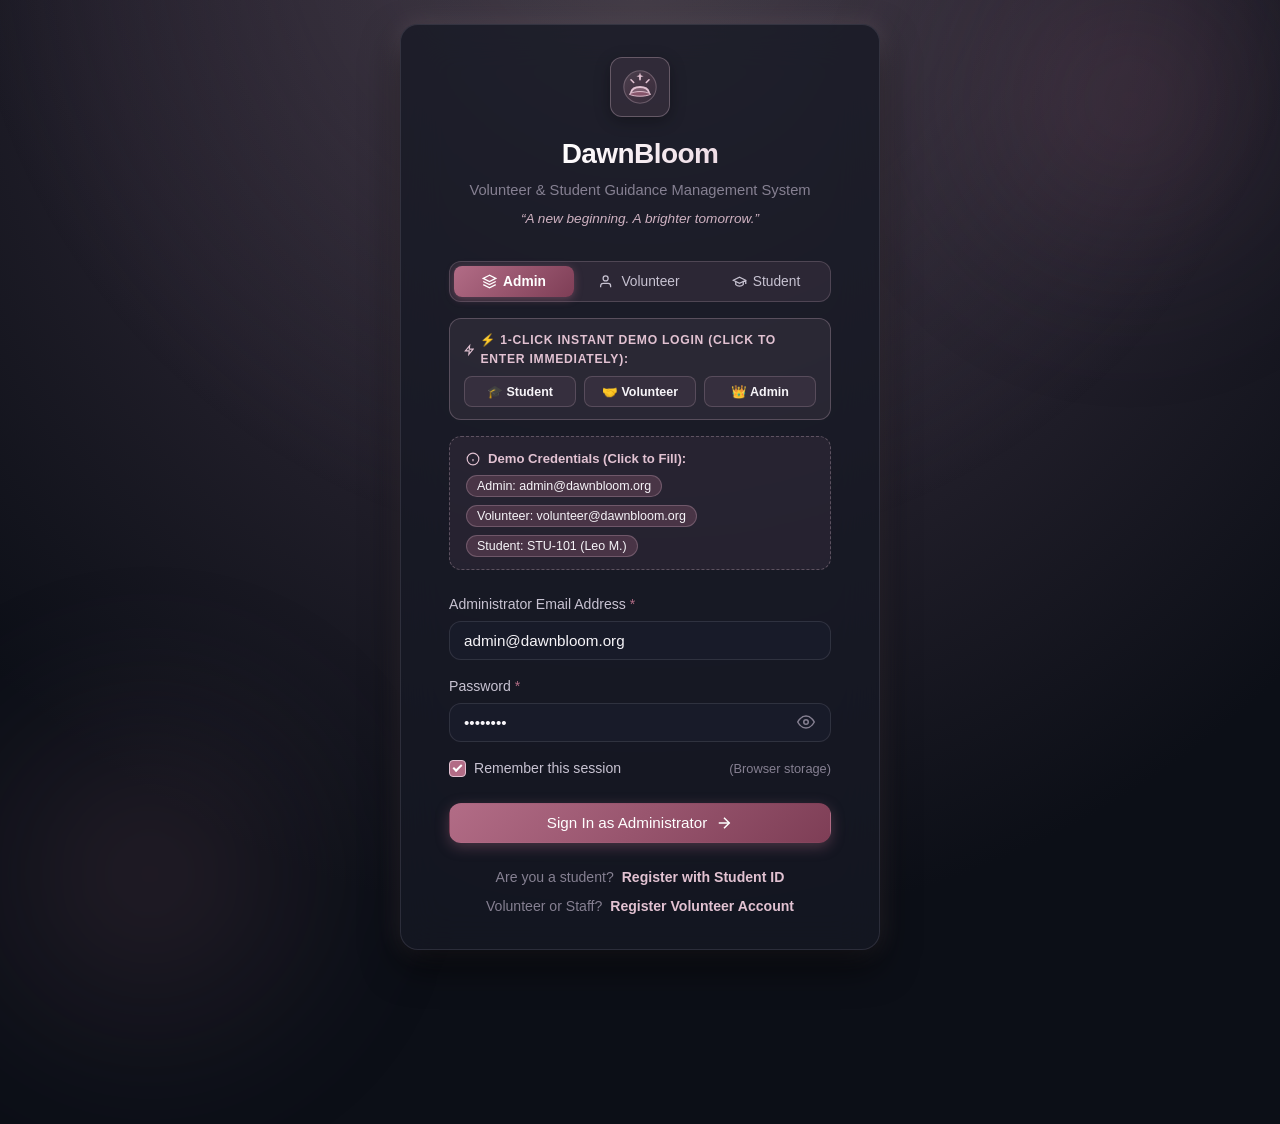
<file: index.html>
<!DOCTYPE html>
<html lang="en">
<head>
  <meta charset="UTF-8">
  <meta name="viewport" content="width=device-width, initial-scale=1.0">
  <title>DawnBloom — Volunteer & Student Guidance Management System</title>
  <link rel="stylesheet" href="css/style.css">
  <style>
    .splash-container {
      display: flex;
      flex-direction: column;
      align-items: center;
      justify-content: center;
      min-height: 100vh;
      background: radial-gradient(circle at 50% 30%, rgba(226, 194, 210, 0.15) 0%, rgba(75, 61, 79, 0.3) 50%, #0C0F17 80%);
      color: #F7F5F9;
      text-align: center;
      padding: 24px;
    }
    .splash-spinner {
      width: 48px;
      height: 48px;
      border: 3px solid rgba(226, 194, 210, 0.2);
      border-top-color: #B26C86;
      border-radius: 50%;
      animation: spin 0.8s linear infinite;
      margin-top: 24px;
    }
    @keyframes spin {
      to { transform: rotate(360deg); }
    }
  </style>
</head>
<body>
  <div class="splash-container">
    <svg width="68" height="68" viewBox="0 0 40 40" fill="none" xmlns="http://www.w3.org/2000/svg">
      <defs>
        <linearGradient id="splashSunGrad" x1="0" y1="0" x2="40" y2="40" gradientUnits="userSpaceOnUse">
          <stop offset="0%" stop-color="#E2C2D2"/>
          <stop offset="50%" stop-color="#B26C86"/>
          <stop offset="100%" stop-color="#4B3D4F"/>
        </linearGradient>
        <linearGradient id="splashGlow" x1="20" y1="10" x2="20" y2="34" gradientUnits="userSpaceOnUse">
          <stop offset="0%" stop-color="#E2C2D2" stop-opacity="0.8"/>
          <stop offset="100%" stop-color="#B26C86" stop-opacity="0.1"/>
        </linearGradient>
      </defs>
      <circle cx="20" cy="20" r="18" fill="url(#splashSunGrad)" fill-opacity="0.15" stroke="rgba(226, 194, 210, 0.3)" stroke-width="1.2"/>
      <path d="M10 26 C12 18, 28 18, 30 26" stroke="#E2C2D2" stroke-width="2" stroke-linecap="round" fill="url(#splashGlow)"/>
      <path d="M20 12 L20 8 M13 15 L10 12 M27 15 L30 12" stroke="#E2C2D2" stroke-width="1.8" stroke-linecap="round"/>
      <path d="M8 28 C14 24, 26 24, 32 28 C26 31, 14 31, 8 28 Z" fill="#B26C86" fill-opacity="0.6" stroke="#E2C2D2" stroke-width="1"/>
      <path d="M20 4 L21 7 L24 8 L21 9 L20 12 L19 9 L16 8 L19 7 Z" fill="#E2C2D2"/>
    </svg>
    <h1 style="font-size: 1.8rem; margin-top: 16px; font-weight: 700; letter-spacing: -0.01em;">DawnBloom</h1>
    <p style="color: #868092; font-size: 0.95rem; margin-top: 4px;">Volunteer & Student Guidance Management System</p>
    <p style="color: #E2C2D2; font-size: 0.85rem; font-style: italic; margin-top: 6px;">“A new beginning. A brighter tomorrow.”</p>
    <div class="splash-spinner"></div>
    <a href="login.html" id="manualRedirectLink" style="margin-top: 18px; font-size: 0.82rem; color: #E2C2D2; text-decoration: underline; opacity: 0.85;">Entering portal... (click here if not redirected automatically)</a>
  </div>

  <script src="js/storage.js"></script>
  <script src="js/auth.js"></script>
  <script>
    (function() {
      try {
        const user = window.DawnBloomAuth ? window.DawnBloomAuth.getCurrentUser() : null;
        setTimeout(() => {
          if (user && user.role && user.role.toLowerCase() === 'student') {
            window.location.replace('student-dashboard.html');
          } else if (user) {
            window.location.replace('dashboard.html');
          } else {
            window.location.replace('login.html');
          }
        }, 300);
      } catch (e) {
        window.location.replace('login.html');
      }
    })();
  </script>
</body>
</html>
</file>
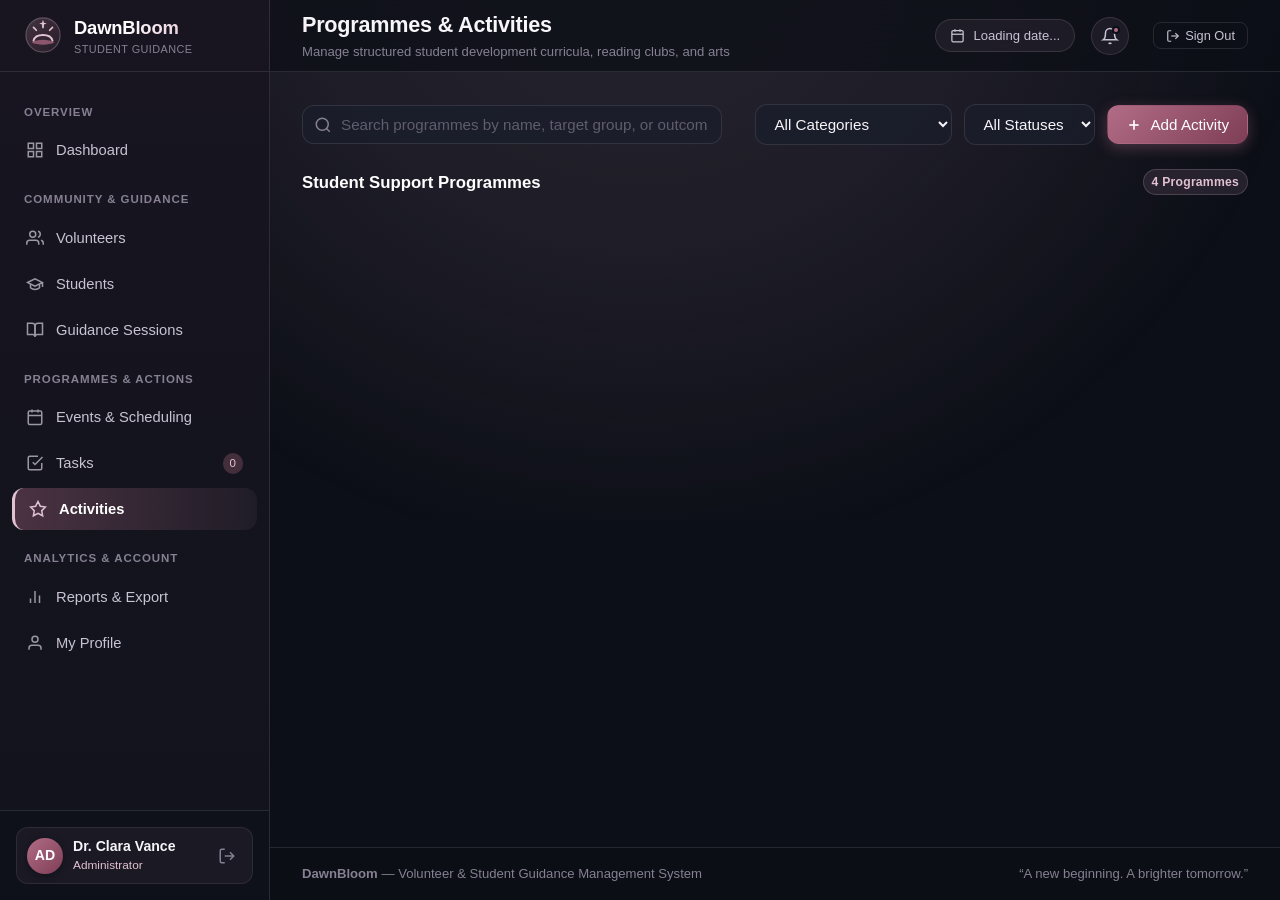
<file: activities.html>
<!DOCTYPE html>
<html lang="en">
<head>
  <meta charset="UTF-8">
  <meta name="viewport" content="width=device-width, initial-scale=1.0">
  <title>Programmes & Activities — DawnBloom</title>
  <link rel="stylesheet" href="css/style.css">
</head>
<body>
  <div class="app-container">
    <!-- Sidebar -->
    <aside class="app-sidebar">
      <div class="sidebar-header">
        <a href="dashboard.html" class="sidebar-brand">
          <svg class="sidebar-logo" viewBox="0 0 40 40" fill="none" xmlns="http://www.w3.org/2000/svg">
            <defs>
              <linearGradient id="sbSunGrad" x1="0" y1="0" x2="40" y2="40" gradientUnits="userSpaceOnUse">
                <stop offset="0%" stop-color="#E2C2D2"/>
                <stop offset="50%" stop-color="#B26C86"/>
                <stop offset="100%" stop-color="#4B3D4F"/>
              </linearGradient>
            </defs>
            <circle cx="20" cy="20" r="18" fill="url(#sbSunGrad)" fill-opacity="0.2" stroke="rgba(226, 194, 210, 0.3)" stroke-width="1.2"/>
            <path d="M10 26 C12 18, 28 18, 30 26" stroke="#E2C2D2" stroke-width="2" stroke-linecap="round" fill="none"/>
            <path d="M20 12 L20 8 M13 15 L10 12 M27 15 L30 12" stroke="#E2C2D2" stroke-width="1.8" stroke-linecap="round"/>
            <path d="M8 28 C14 24, 26 24, 32 28 C26 31, 14 31, 8 28 Z" fill="#B26C86" fill-opacity="0.7"/>
            <path d="M20 4 L21 7 L24 8 L21 9 L20 12 L19 9 L16 8 L19 7 Z" fill="#E2C2D2"/>
          </svg>
          <div class="brand-text-wrap">
            <span class="brand-name">DawnBloom</span>
            <span class="brand-tagline">Student Guidance</span>
          </div>
        </a>
      </div>

      <nav class="sidebar-nav">
        <span class="nav-section-title">Overview</span>
        <a href="dashboard.html" class="nav-item">
          <svg viewBox="0 0 24 24" fill="none" stroke="currentColor" stroke-width="2"><rect x="3" y="3" width="7" height="7"></rect><rect x="14" y="3" width="7" height="7"></rect><rect x="14" y="14" width="7" height="7"></rect><rect x="3" y="14" width="7" height="7"></rect></svg>
          <span>Dashboard</span>
        </a>

        <span class="nav-section-title">Community & Guidance</span>
        <a href="volunteers.html" class="nav-item">
          <svg viewBox="0 0 24 24" fill="none" stroke="currentColor" stroke-width="2"><path d="M17 21v-2a4 4 0 0 0-4-4H5a4 4 0 0 0-4 4v2"></path><circle cx="9" cy="7" r="4"></circle><path d="M23 21v-2a4 4 0 0 0-3-3.87"></path><path d="M16 3.13a4 4 0 0 1 0 7.75"></path></svg>
          <span>Volunteers</span>
        </a>
        <a href="students.html" class="nav-item">
          <svg viewBox="0 0 24 24" fill="none" stroke="currentColor" stroke-width="2"><path d="M22 10v6M2 10l10-5 10 5-10 5z"></path><path d="M6 12v5c3 3 9 3 12 0v-5"></path></svg>
          <span>Students</span>
        </a>
        <a href="guidance.html" class="nav-item">
          <svg viewBox="0 0 24 24" fill="none" stroke="currentColor" stroke-width="2"><path d="M2 3h6a4 4 0 0 1 4 4v14a3 3 0 0 0-3-3H2z"></path><path d="M22 3h-6a4 4 0 0 0-4 4v14a3 3 0 0 1 3-3h7z"></path></svg>
          <span>Guidance Sessions</span>
        </a>

        <span class="nav-section-title">Programmes & Actions</span>
        <a href="events.html" class="nav-item">
          <svg viewBox="0 0 24 24" fill="none" stroke="currentColor" stroke-width="2"><rect x="3" y="4" width="18" height="18" rx="2" ry="2"></rect><line x1="16" y1="2" x2="16" y2="6"></line><line x1="8" y1="2" x2="8" y2="6"></line><line x1="3" y1="10" x2="21" y2="10"></line></svg>
          <span>Events & Scheduling</span>
        </a>
        <a href="tasks.html" class="nav-item">
          <svg viewBox="0 0 24 24" fill="none" stroke="currentColor" stroke-width="2"><path d="M9 11l3 3L22 4"></path><path d="M21 12v7a2 2 0 0 1-2 2H5a2 2 0 0 1-2-2V5a2 2 0 0 1 2-2h11"></path></svg>
          <span>Tasks</span>
          <span class="nav-badge" id="navTaskBadge">0</span>
        </a>
        <a href="activities.html" class="nav-item active">
          <svg viewBox="0 0 24 24" fill="none" stroke="currentColor" stroke-width="2"><polygon points="12 2 15.09 8.26 22 9.27 17 14.14 18.18 21.02 12 17.77 5.82 21.02 7 14.14 2 9.27 8.91 8.26 12 2"></polygon></svg>
          <span>Activities</span>
        </a>

        <span class="nav-section-title">Analytics & Account</span>
        <a href="reports.html" class="nav-item">
          <svg viewBox="0 0 24 24" fill="none" stroke="currentColor" stroke-width="2"><line x1="18" y1="20" x2="18" y2="10"></line><line x1="12" y1="20" x2="12" y2="4"></line><line x1="6" y1="20" x2="6" y2="14"></line></svg>
          <span>Reports & Export</span>
        </a>
        <a href="profile.html" class="nav-item">
          <svg viewBox="0 0 24 24" fill="none" stroke="currentColor" stroke-width="2"><path d="M20 21v-2a4 4 0 0 0-4-4H8a4 4 0 0 0-4 4v2"></path><circle cx="12" cy="7" r="4"></circle></svg>
          <span>My Profile</span>
        </a>
      </nav>

      <div class="sidebar-footer">
        <div class="user-mini-card">
          <div class="user-avatar" id="sidebarUserAvatar">AD</div>
          <div class="user-mini-details">
            <div class="user-mini-name" id="sidebarUserName">Dr. Clara Vance</div>
            <div class="user-mini-role" id="sidebarUserRole">Administrator</div>
          </div>
          <button type="button" class="btn-sidebar-logout" id="sidebarLogoutBtn" aria-label="Sign out">
            <svg width="18" height="18" viewBox="0 0 24 24" fill="none" stroke="currentColor" stroke-width="2"><path d="M9 21H5a2 2 0 0 1-2-2V5a2 2 0 0 1 2-2h4"></path><polyline points="16 17 21 12 16 7"></polyline><line x1="21" y1="12" x2="9" y2="12"></line></svg>
          </button>
        </div>
      </div>
    </aside>

    <!-- Main Content Area -->
    <main class="app-main">
      <header class="app-header">
        <div class="header-left">
          <button type="button" class="btn-mobile-toggle" id="mobileSidebarToggle" aria-label="Toggle navigation menu">
            <svg width="20" height="20" viewBox="0 0 24 24" fill="none" stroke="currentColor" stroke-width="2"><line x1="3" y1="12" x2="21" y2="12"></line><line x1="3" y1="6" x2="21" y2="6"></line><line x1="3" y1="18" x2="21" y2="18"></line></svg>
          </button>
          <div class="page-title-wrap">
            <h1>Programmes & Activities</h1>
            <p>Manage structured student development curricula, reading clubs, and arts</p>
          </div>
        </div>

        <div class="header-right">
          <div class="header-date-badge">
            <svg width="15" height="15" viewBox="0 0 24 24" fill="none" stroke="currentColor" stroke-width="2"><rect x="3" y="4" width="18" height="18" rx="2" ry="2"></rect><line x1="16" y1="2" x2="16" y2="6"></line><line x1="8" y1="2" x2="8" y2="6"></line><line x1="3" y1="10" x2="21" y2="10"></line></svg>
            <span id="currentDateDisplay">Loading date...</span>
          </div>

          <div class="header-notifications">
            <button type="button" class="btn-header-icon" id="headerNotifBtn" aria-label="View notifications">
              <svg width="18" height="18" viewBox="0 0 24 24" fill="none" stroke="currentColor" stroke-width="2"><path d="M18 8A6 6 0 0 0 6 8c0 7-3 9-3 9h18s-3-2-3-9"></path><path d="M13.73 21a2 2 0 0 1-3.46 0"></path></svg>
              <span class="notification-indicator"></span>
            </button>
            <div class="notification-dropdown" id="headerNotifDropdown">
              <div class="notification-dropdown-header">
                <span>Recent System Activities</span>
              </div>
              <ul class="notification-list" id="headerNotifList"></ul>
            </div>
          </div>
          <button type="button" class="btn btn-outline btn-sm btn-logout" id="headerLogoutBtn" style="padding: 5px 12px; font-size: 0.8rem; margin-left: 8px; display: flex; align-items: center; gap: 5px;" title="Sign out of account">
            <svg width="14" height="14" viewBox="0 0 24 24" fill="none" stroke="currentColor" stroke-width="2"><path d="M9 21H5a2 2 0 0 1-2-2V5a2 2 0 0 1 2-2h4"></path><polyline points="16 17 21 12 16 7"></polyline><line x1="21" y1="12" x2="9" y2="12"></line></svg>
            <span>Sign Out</span>
          </button>
        </div>
      </header>

      <div class="page-body">
        <!-- Toolbar Bar -->
        <div class="toolbar-bar">
          <div class="toolbar-search-wrap">
            <svg class="toolbar-search-icon" width="18" height="18" viewBox="0 0 24 24" fill="none" stroke="currentColor" stroke-width="2"><circle cx="11" cy="11" r="8"></circle><line x1="21" y1="21" x2="16.65" y2="16.65"></line></svg>
            <input type="text" id="searchActivity" class="form-control toolbar-search-input" placeholder="Search programmes by name, target group, or outcome...">
          </div>

          <div class="toolbar-filters">
            <select id="filterActivityCategory" class="form-control" style="width: auto;">
              <option value="all">All Categories</option>
              <option value="Literacy Development">Literacy Development</option>
              <option value="Skill Development">Skill Development</option>
              <option value="Creative Expression">Creative Expression</option>
              <option value="Career Guidance">Career Guidance</option>
              <option value="Life Skills">Life Skills</option>
            </select>

            <select id="filterActivityStatus" class="form-control" style="width: auto;">
              <option value="all">All Statuses</option>
              <option value="Planned">Planned</option>
              <option value="Ongoing">Ongoing</option>
              <option value="Completed">Completed</option>
            </select>

            <button type="button" class="btn btn-primary" id="btnAddActivity">
              <svg width="16" height="16" viewBox="0 0 24 24" fill="none" stroke="currentColor" stroke-width="2.5"><line x1="12" y1="5" x2="12" y2="19"></line><line x1="5" y1="12" x2="19" y2="12"></line></svg>
              <span>Add Activity</span>
            </button>
          </div>
        </div>

        <!-- Section Title & Counter -->
        <div style="display: flex; justify-content: space-between; align-items: center; margin-bottom: var(--space-md);">
          <div style="font-weight: 600; font-size: 1.05rem; color: #fff;">Student Support Programmes</div>
          <span class="badge badge-tag" id="activityCountBadge">0 Programmes</span>
        </div>

        <!-- Activities Grid -->
        <div class="cards-grid" id="activitiesGrid">
          <!-- Dynamically populated -->
        </div>
      </div>

      <footer class="app-footer">
        <div><strong>DawnBloom</strong> — Volunteer & Student Guidance Management System</div>
        <div><span>“A new beginning. A brighter tomorrow.”</span></div>
      </footer>
    </main>
  </div>

  <!-- Create / Edit Activity Modal -->
  <div class="modal-overlay" id="activityModal">
    <div class="modal-container">
      <div class="modal-header">
        <h3 class="modal-title" id="activityModalTitle">Create Student Activity Programme</h3>
        <button type="button" class="modal-close-btn" id="activityModalCloseBtn">&times;</button>
      </div>
      <form id="activityForm">
        <div class="modal-body">
          <div class="form-group">
            <label for="actName" class="form-label">Programme / Activity Name <span class="req">*</span></label>
            <input type="text" id="actName" class="form-control" placeholder="e.g. DawnBloom Reading Circle" required>
          </div>

          <div class="form-row">
            <div class="form-group">
              <label for="actCategory" class="form-label">Category <span class="req">*</span></label>
              <select id="actCategory" class="form-control" required>
                <option value="Literacy Development">Literacy Development</option>
                <option value="Skill Development">Skill Development</option>
                <option value="Creative Expression">Creative Expression</option>
                <option value="Career Guidance">Career Guidance</option>
                <option value="Life Skills">Life Skills</option>
              </select>
            </div>
            <div class="form-group">
              <label for="actStatus" class="form-label">Status <span class="req">*</span></label>
              <select id="actStatus" class="form-control" required>
                <option value="Ongoing">Ongoing</option>
                <option value="Planned">Planned</option>
                <option value="Completed">Completed</option>
              </select>
            </div>
          </div>

          <div class="form-row">
            <div class="form-group">
              <label for="actDate" class="form-label">Start / Session Date <span class="req">*</span></label>
              <input type="date" id="actDate" class="form-control" required>
            </div>
            <div class="form-group">
              <label for="actDuration" class="form-label">Duration / Recurrence</label>
              <input type="text" id="actDuration" class="form-control" placeholder="e.g. 1 Hour / Weekly">
            </div>
          </div>

          <div class="form-row">
            <div class="form-group">
              <label for="actTargetGroup" class="form-label">Target Student Group</label>
              <input type="text" id="actTargetGroup" class="form-control" placeholder="e.g. Primary Students (Ages 7–11)">
            </div>
            <div class="form-group">
              <label for="actVolunteers" class="form-label">Volunteers Involved</label>
              <input type="text" id="actVolunteers" class="form-control" placeholder="e.g. Marcus Vance, Elena Rostova">
            </div>
          </div>

          <div class="form-group">
            <label for="actDescription" class="form-label">Description & Learning Objectives</label>
            <textarea id="actDescription" class="form-control" placeholder="Describe the curriculum, interactive elements, and educational intent..."></textarea>
          </div>

          <div class="form-group">
            <label for="actOutcome" class="form-label">Observed Outcome / Impact (Optional)</label>
            <textarea id="actOutcome" class="form-control" placeholder="Record positive improvements, finished works, or supervisor observations..."></textarea>
          </div>
        </div>

        <div class="modal-footer">
          <button type="button" class="btn btn-outline btn-sm" id="btnCancelActivityModal">Cancel</button>
          <button type="submit" class="btn btn-primary btn-sm">Save Programme</button>
        </div>
      </form>
    </div>
  </div>

  <!-- Record Outcome Modal -->
  <div class="modal-overlay" id="outcomeModal">
    <div class="modal-container" style="max-width: 480px;">
      <div class="modal-header">
        <h3 class="modal-title">Record Activity Outcome</h3>
        <button type="button" class="modal-close-btn" id="outcomeModalCloseBtn">&times;</button>
      </div>
      <form id="outcomeForm">
        <div class="modal-body">
          <p style="font-size: 0.88rem; color: var(--text-muted); margin-bottom: 12px;">
            Document student learning results and feedback for: <strong id="outcomeActivityTitle" style="color: var(--c-blush-pink);"></strong>
          </p>

          <div class="form-group">
            <label for="outcomeStatus" class="form-label">Update Programme Status</label>
            <select id="outcomeStatus" class="form-control">
              <option value="Ongoing">Ongoing</option>
              <option value="Completed">Completed</option>
              <option value="Planned">Planned</option>
            </select>
          </div>

          <div class="form-group">
            <label for="outcomeNotes" class="form-label">Outcome Observations & Highlights <span class="req">*</span></label>
            <textarea id="outcomeNotes" class="form-control" style="min-height: 120px;" placeholder="e.g. 15 students participated and completed fraction exercises with 85% accuracy..." required></textarea>
          </div>
        </div>
        <div class="modal-footer">
          <button type="button" class="btn btn-outline btn-sm" id="btnCancelOutcome">Cancel</button>
          <button type="submit" class="btn btn-primary btn-sm">Save Outcome</button>
        </div>
      </form>
    </div>
  </div>

  <script src="js/storage.js"></script>
  <script src="js/auth.js"></script>
  <script src="js/common.js"></script>
  <script src="js/activities.js"></script>
</body>
</html>
</file>
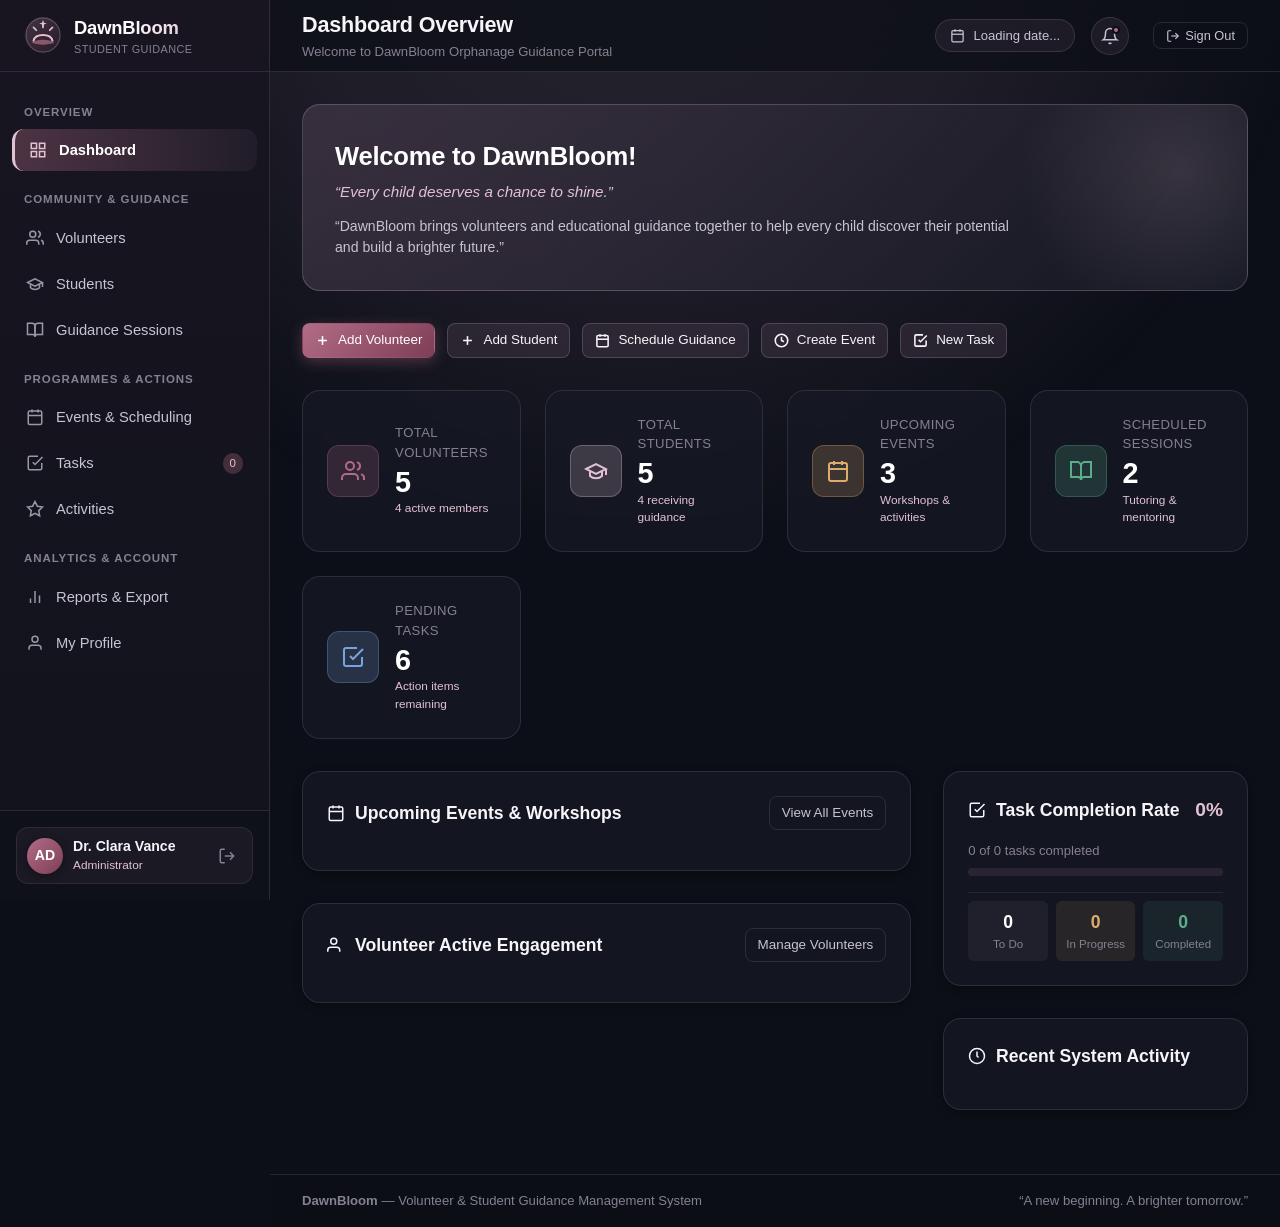
<file: dashboard.html>
<!DOCTYPE html>
<html lang="en">
<head>
  <meta charset="UTF-8">
  <meta name="viewport" content="width=device-width, initial-scale=1.0">
  <title>Dashboard — DawnBloom Volunteer & Student Guidance</title>
  <link rel="stylesheet" href="css/style.css">
</head>
<body>
  <div class="app-container">
    <!-- Sidebar -->
    <aside class="app-sidebar">
      <div class="sidebar-header">
        <a href="dashboard.html" class="sidebar-brand">
          <svg class="sidebar-logo" viewBox="0 0 40 40" fill="none" xmlns="http://www.w3.org/2000/svg">
            <defs>
              <linearGradient id="sbSunGrad" x1="0" y1="0" x2="40" y2="40" gradientUnits="userSpaceOnUse">
                <stop offset="0%" stop-color="#E2C2D2"/>
                <stop offset="50%" stop-color="#B26C86"/>
                <stop offset="100%" stop-color="#4B3D4F"/>
              </linearGradient>
            </defs>
            <circle cx="20" cy="20" r="18" fill="url(#sbSunGrad)" fill-opacity="0.2" stroke="rgba(226, 194, 210, 0.3)" stroke-width="1.2"/>
            <path d="M10 26 C12 18, 28 18, 30 26" stroke="#E2C2D2" stroke-width="2" stroke-linecap="round" fill="none"/>
            <path d="M20 12 L20 8 M13 15 L10 12 M27 15 L30 12" stroke="#E2C2D2" stroke-width="1.8" stroke-linecap="round"/>
            <path d="M8 28 C14 24, 26 24, 32 28 C26 31, 14 31, 8 28 Z" fill="#B26C86" fill-opacity="0.7"/>
            <path d="M20 4 L21 7 L24 8 L21 9 L20 12 L19 9 L16 8 L19 7 Z" fill="#E2C2D2"/>
          </svg>
          <div class="brand-text-wrap">
            <span class="brand-name">DawnBloom</span>
            <span class="brand-tagline">Student Guidance</span>
          </div>
        </a>
      </div>

      <nav class="sidebar-nav">
        <span class="nav-section-title">Overview</span>
        <a href="dashboard.html" class="nav-item active">
          <svg viewBox="0 0 24 24" fill="none" stroke="currentColor" stroke-width="2"><rect x="3" y="3" width="7" height="7"></rect><rect x="14" y="3" width="7" height="7"></rect><rect x="14" y="14" width="7" height="7"></rect><rect x="3" y="14" width="7" height="7"></rect></svg>
          <span>Dashboard</span>
        </a>

        <span class="nav-section-title">Community & Guidance</span>
        <a href="volunteers.html" class="nav-item">
          <svg viewBox="0 0 24 24" fill="none" stroke="currentColor" stroke-width="2"><path d="M17 21v-2a4 4 0 0 0-4-4H5a4 4 0 0 0-4 4v2"></path><circle cx="9" cy="7" r="4"></circle><path d="M23 21v-2a4 4 0 0 0-3-3.87"></path><path d="M16 3.13a4 4 0 0 1 0 7.75"></path></svg>
          <span>Volunteers</span>
        </a>
        <a href="students.html" class="nav-item">
          <svg viewBox="0 0 24 24" fill="none" stroke="currentColor" stroke-width="2"><path d="M22 10v6M2 10l10-5 10 5-10 5z"></path><path d="M6 12v5c3 3 9 3 12 0v-5"></path></svg>
          <span>Students</span>
        </a>
        <a href="guidance.html" class="nav-item">
          <svg viewBox="0 0 24 24" fill="none" stroke="currentColor" stroke-width="2"><path d="M2 3h6a4 4 0 0 1 4 4v14a3 3 0 0 0-3-3H2z"></path><path d="M22 3h-6a4 4 0 0 0-4 4v14a3 3 0 0 1 3-3h7z"></path></svg>
          <span>Guidance Sessions</span>
        </a>

        <span class="nav-section-title">Programmes & Actions</span>
        <a href="events.html" class="nav-item">
          <svg viewBox="0 0 24 24" fill="none" stroke="currentColor" stroke-width="2"><rect x="3" y="4" width="18" height="18" rx="2" ry="2"></rect><line x1="16" y1="2" x2="16" y2="6"></line><line x1="8" y1="2" x2="8" y2="6"></line><line x1="3" y1="10" x2="21" y2="10"></line></svg>
          <span>Events & Scheduling</span>
        </a>
        <a href="tasks.html" class="nav-item">
          <svg viewBox="0 0 24 24" fill="none" stroke="currentColor" stroke-width="2"><path d="M9 11l3 3L22 4"></path><path d="M21 12v7a2 2 0 0 1-2 2H5a2 2 0 0 1-2-2V5a2 2 0 0 1 2-2h11"></path></svg>
          <span>Tasks</span>
          <span class="nav-badge" id="navTaskBadge">0</span>
        </a>
        <a href="activities.html" class="nav-item">
          <svg viewBox="0 0 24 24" fill="none" stroke="currentColor" stroke-width="2"><polygon points="12 2 15.09 8.26 22 9.27 17 14.14 18.18 21.02 12 17.77 5.82 21.02 7 14.14 2 9.27 8.91 8.26 12 2"></polygon></svg>
          <span>Activities</span>
        </a>

        <span class="nav-section-title">Analytics & Account</span>
        <a href="reports.html" class="nav-item">
          <svg viewBox="0 0 24 24" fill="none" stroke="currentColor" stroke-width="2"><line x1="18" y1="20" x2="18" y2="10"></line><line x1="12" y1="20" x2="12" y2="4"></line><line x1="6" y1="20" x2="6" y2="14"></line></svg>
          <span>Reports & Export</span>
        </a>
        <a href="profile.html" class="nav-item">
          <svg viewBox="0 0 24 24" fill="none" stroke="currentColor" stroke-width="2"><path d="M20 21v-2a4 4 0 0 0-4-4H8a4 4 0 0 0-4 4v2"></path><circle cx="12" cy="7" r="4"></circle></svg>
          <span>My Profile</span>
        </a>
      </nav>

      <div class="sidebar-footer">
        <div class="user-mini-card">
          <div class="user-avatar" id="sidebarUserAvatar">AD</div>
          <div class="user-mini-details">
            <div class="user-mini-name" id="sidebarUserName">Dr. Clara Vance</div>
            <div class="user-mini-role" id="sidebarUserRole">Administrator</div>
          </div>
          <button type="button" class="btn-sidebar-logout" id="sidebarLogoutBtn" aria-label="Sign out">
            <svg width="18" height="18" viewBox="0 0 24 24" fill="none" stroke="currentColor" stroke-width="2"><path d="M9 21H5a2 2 0 0 1-2-2V5a2 2 0 0 1 2-2h4"></path><polyline points="16 17 21 12 16 7"></polyline><line x1="21" y1="12" x2="9" y2="12"></line></svg>
          </button>
        </div>
      </div>
    </aside>

    <!-- Main Content Area -->
    <main class="app-main">
      <!-- Header -->
      <header class="app-header">
        <div class="header-left">
          <button type="button" class="btn-mobile-toggle" id="mobileSidebarToggle" aria-label="Toggle navigation menu">
            <svg width="20" height="20" viewBox="0 0 24 24" fill="none" stroke="currentColor" stroke-width="2"><line x1="3" y1="12" x2="21" y2="12"></line><line x1="3" y1="6" x2="21" y2="6"></line><line x1="3" y1="18" x2="21" y2="18"></line></svg>
          </button>
          <div class="page-title-wrap">
            <h1>Dashboard Overview</h1>
            <p>Welcome to DawnBloom Orphanage Guidance Portal</p>
          </div>
        </div>

        <div class="header-right">
          <div class="header-date-badge">
            <svg width="15" height="15" viewBox="0 0 24 24" fill="none" stroke="currentColor" stroke-width="2"><rect x="3" y="4" width="18" height="18" rx="2" ry="2"></rect><line x1="16" y1="2" x2="16" y2="6"></line><line x1="8" y1="2" x2="8" y2="6"></line><line x1="3" y1="10" x2="21" y2="10"></line></svg>
            <span id="currentDateDisplay">Loading date...</span>
          </div>

          <!-- Notification Menu -->
          <div class="header-notifications">
            <button type="button" class="btn-header-icon" id="headerNotifBtn" aria-label="View recent activity notifications">
              <svg width="18" height="18" viewBox="0 0 24 24" fill="none" stroke="currentColor" stroke-width="2"><path d="M18 8A6 6 0 0 0 6 8c0 7-3 9-3 9h18s-3-2-3-9"></path><path d="M13.73 21a2 2 0 0 1-3.46 0"></path></svg>
              <span class="notification-indicator"></span>
            </button>
            <div class="notification-dropdown" id="headerNotifDropdown">
              <div class="notification-dropdown-header">
                <span>Recent System Activities</span>
              </div>
              <ul class="notification-list" id="headerNotifList">
                <li class="notification-item">Loading activities...</li>
              </ul>
            </div>
          </div>
          <button type="button" class="btn btn-outline btn-sm btn-logout" id="headerLogoutBtn" style="padding: 5px 12px; font-size: 0.8rem; margin-left: 8px; display: flex; align-items: center; gap: 5px;" title="Sign out of account">
            <svg width="14" height="14" viewBox="0 0 24 24" fill="none" stroke="currentColor" stroke-width="2"><path d="M9 21H5a2 2 0 0 1-2-2V5a2 2 0 0 1 2-2h4"></path><polyline points="16 17 21 12 16 7"></polyline><line x1="21" y1="12" x2="9" y2="12"></line></svg>
            <span>Sign Out</span>
          </button>
        </div>
      </header>

      <!-- Page Content -->
      <div class="page-body">
        <!-- Welcoming Banner -->
        <div class="welcome-banner">
          <div class="welcome-content">
            <h2 id="welcomeGreeting">Welcome to DawnBloom!</h2>
            <p class="welcome-quote">“Every child deserves a chance to shine.”</p>
            <p class="welcome-mission">
              “DawnBloom brings volunteers and educational guidance together to help every child discover their potential and build a brighter future.”
            </p>
          </div>
        </div>

        <!-- Quick Action Bar -->
        <div class="quick-actions-bar">
          <a href="volunteers.html?action=new" class="btn btn-primary btn-sm">
            <svg width="15" height="15" viewBox="0 0 24 24" fill="none" stroke="currentColor" stroke-width="2.5"><line x1="12" y1="5" x2="12" y2="19"></line><line x1="5" y1="12" x2="19" y2="12"></line></svg>
            Add Volunteer
          </a>
          <a href="students.html?action=new" class="btn btn-secondary btn-sm">
            <svg width="15" height="15" viewBox="0 0 24 24" fill="none" stroke="currentColor" stroke-width="2.5"><line x1="12" y1="5" x2="12" y2="19"></line><line x1="5" y1="12" x2="19" y2="12"></line></svg>
            Add Student
          </a>
          <a href="guidance.html?action=new" class="btn btn-secondary btn-sm">
            <svg width="15" height="15" viewBox="0 0 24 24" fill="none" stroke="currentColor" stroke-width="2.5"><rect x="3" y="4" width="18" height="18" rx="2" ry="2"></rect><line x1="16" y1="2" x2="16" y2="6"></line><line x1="8" y1="2" x2="8" y2="6"></line><line x1="3" y1="10" x2="21" y2="10"></line></svg>
            Schedule Guidance
          </a>
          <a href="events.html?action=new" class="btn btn-secondary btn-sm">
            <svg width="15" height="15" viewBox="0 0 24 24" fill="none" stroke="currentColor" stroke-width="2.5"><circle cx="12" cy="12" r="10"></circle><polyline points="12 6 12 12 16 14"></polyline></svg>
            Create Event
          </a>
          <a href="tasks.html?action=new" class="btn btn-secondary btn-sm">
            <svg width="15" height="15" viewBox="0 0 24 24" fill="none" stroke="currentColor" stroke-width="2.5"><polyline points="9 11 12 14 22 4"></polyline><path d="M21 12v7a2 2 0 0 1-2 2H5a2 2 0 0 1-2-2V5a2 2 0 0 1 2-2h11"></path></svg>
            New Task
          </a>
        </div>

        <!-- Calculated Summary Cards -->
        <div class="stats-grid">
          <!-- Total Volunteers -->
          <div class="stat-card">
            <div class="stat-icon-wrap stat-icon-volunteers">
              <svg width="24" height="24" viewBox="0 0 24 24" fill="none" stroke="currentColor" stroke-width="2"><path d="M17 21v-2a4 4 0 0 0-4-4H5a4 4 0 0 0-4 4v2"></path><circle cx="9" cy="7" r="4"></circle><path d="M23 21v-2a4 4 0 0 0-3-3.87"></path><path d="M16 3.13a4 4 0 0 1 0 7.75"></path></svg>
            </div>
            <div class="stat-info">
              <span class="stat-label">Total Volunteers</span>
              <span class="stat-value" id="statTotalVolunteers">0</span>
              <span class="stat-context" id="statActiveVolunteers">0 active members</span>
            </div>
          </div>

          <!-- Total Students -->
          <div class="stat-card">
            <div class="stat-icon-wrap stat-icon-students">
              <svg width="24" height="24" viewBox="0 0 24 24" fill="none" stroke="currentColor" stroke-width="2"><path d="M22 10v6M2 10l10-5 10 5-10 5z"></path><path d="M6 12v5c3 3 9 3 12 0v-5"></path></svg>
            </div>
            <div class="stat-info">
              <span class="stat-label">Total Students</span>
              <span class="stat-value" id="statTotalStudents">0</span>
              <span class="stat-context" id="statActiveStudents">0 enrolled children</span>
            </div>
          </div>

          <!-- Upcoming Events -->
          <div class="stat-card">
            <div class="stat-icon-wrap stat-icon-events">
              <svg width="24" height="24" viewBox="0 0 24 24" fill="none" stroke="currentColor" stroke-width="2"><rect x="3" y="4" width="18" height="18" rx="2" ry="2"></rect><line x1="16" y1="2" x2="16" y2="6"></line><line x1="8" y1="2" x2="8" y2="6"></line><line x1="3" y1="10" x2="21" y2="10"></line></svg>
            </div>
            <div class="stat-info">
              <span class="stat-label">Upcoming Events</span>
              <span class="stat-value" id="statUpcomingEvents">0</span>
              <span class="stat-context">Workshops & activities</span>
            </div>
          </div>

          <!-- Guidance Sessions -->
          <div class="stat-card">
            <div class="stat-icon-wrap stat-icon-guidance">
              <svg width="24" height="24" viewBox="0 0 24 24" fill="none" stroke="currentColor" stroke-width="2"><path d="M2 3h6a4 4 0 0 1 4 4v14a3 3 0 0 0-3-3H2z"></path><path d="M22 3h-6a4 4 0 0 0-4 4v14a3 3 0 0 1 3-3h7z"></path></svg>
            </div>
            <div class="stat-info">
              <span class="stat-label">Scheduled Sessions</span>
              <span class="stat-value" id="statScheduledGuidance">0</span>
              <span class="stat-context">Tutoring & mentoring</span>
            </div>
          </div>

          <!-- Pending Tasks -->
          <div class="stat-card">
            <div class="stat-icon-wrap stat-icon-tasks">
              <svg width="24" height="24" viewBox="0 0 24 24" fill="none" stroke="currentColor" stroke-width="2"><path d="M9 11l3 3L22 4"></path><path d="M21 12v7a2 2 0 0 1-2 2H5a2 2 0 0 1-2-2V5a2 2 0 0 1 2-2h11"></path></svg>
            </div>
            <div class="stat-info">
              <span class="stat-label">Pending Tasks</span>
              <span class="stat-value" id="statPendingTasks">0</span>
              <span class="stat-context">Action items remaining</span>
            </div>
          </div>
        </div>

        <!-- 2-Column Dashboard Content -->
        <div class="dashboard-grid">
          <!-- Left Column -->
          <div style="display: flex; flex-direction: column; gap: var(--space-xl);">
            <!-- Upcoming Events Card -->
            <div class="card">
              <div class="card-header">
                <h3 class="card-title">
                  <svg width="18" height="18" viewBox="0 0 24 24" fill="none" stroke="currentColor" stroke-width="2"><rect x="3" y="4" width="18" height="18" rx="2" ry="2"></rect><line x1="16" y1="2" x2="16" y2="6"></line><line x1="8" y1="2" x2="8" y2="6"></line><line x1="3" y1="10" x2="21" y2="10"></line></svg>
                  Upcoming Events & Workshops
                </h3>
                <a href="events.html" class="btn btn-outline btn-sm">View All Events</a>
              </div>
              <div id="upcomingEventsList">
                <!-- Dynamically populated -->
              </div>
            </div>

            <!-- Volunteer Participation Overview -->
            <div class="card">
              <div class="card-header">
                <h3 class="card-title">
                  <svg width="18" height="18" viewBox="0 0 24 24" fill="none" stroke="currentColor" stroke-width="2"><path d="M17 21v-2a4 4 0 0 0-4-4H5a4 4 0 0 0-4 4v2"></path><circle cx="9" cy="7" r="4"></circle></svg>
                  Volunteer Active Engagement
                </h3>
                <a href="volunteers.html" class="btn btn-outline btn-sm">Manage Volunteers</a>
              </div>
              <div id="volunteerOverviewList">
                <!-- Dynamically populated -->
              </div>
            </div>
          </div>

          <!-- Right Column -->
          <div style="display: flex; flex-direction: column; gap: var(--space-xl);">
            <!-- Task Completion Summary -->
            <div class="card">
              <div class="card-header">
                <h3 class="card-title">
                  <svg width="18" height="18" viewBox="0 0 24 24" fill="none" stroke="currentColor" stroke-width="2"><path d="M9 11l3 3L22 4"></path><path d="M21 12v7a2 2 0 0 1-2 2H5a2 2 0 0 1-2-2V5a2 2 0 0 1 2-2h11"></path></svg>
                  Task Completion Rate
                </h3>
                <span id="taskCompletionRate" style="font-weight: 700; color: var(--c-blush-pink); font-size: 1.2rem;">0%</span>
              </div>
              <p id="taskCompletedRatio" style="font-size: 0.82rem; color: var(--text-muted); margin-bottom: 8px;">0 of 0 tasks completed</p>
              
              <!-- Progress Bar -->
              <div style="width: 100%; height: 8px; background: rgba(75, 61, 79, 0.4); border-radius: 4px; overflow: hidden; margin-bottom: 16px;">
                <div id="taskProgressBar" style="width: 0%; height: 100%; background: var(--grad-primary); border-radius: 4px; transition: width 0.4s ease;"></div>
              </div>

              <!-- Task Counts -->
              <div style="display: grid; grid-template-columns: repeat(3, 1fr); text-align: center; gap: 8px; padding-top: 8px; border-top: 1px solid rgba(134, 128, 146, 0.15);">
                <div style="background: rgba(134, 128, 146, 0.1); padding: 8px; border-radius: 6px;">
                  <div id="taskCountTodo" style="font-size: 1.1rem; font-weight: 700; color: #fff;">0</div>
                  <div style="font-size: 0.72rem; color: var(--text-muted);">To Do</div>
                </div>
                <div style="background: rgba(222, 171, 110, 0.1); padding: 8px; border-radius: 6px;">
                  <div id="taskCountProgress" style="font-size: 1.1rem; font-weight: 700; color: var(--state-warning);">0</div>
                  <div style="font-size: 0.72rem; color: var(--text-muted);">In Progress</div>
                </div>
                <div style="background: rgba(92, 174, 139, 0.1); padding: 8px; border-radius: 6px;">
                  <div id="taskCountDone" style="font-size: 1.1rem; font-weight: 700; color: var(--state-success);">0</div>
                  <div style="font-size: 0.72rem; color: var(--text-muted);">Completed</div>
                </div>
              </div>
            </div>

            <!-- Recent Activity Audit Feed -->
            <div class="card">
              <div class="card-header">
                <h3 class="card-title">
                  <svg width="18" height="18" viewBox="0 0 24 24" fill="none" stroke="currentColor" stroke-width="2"><circle cx="12" cy="12" r="10"></circle><polyline points="12 6 12 12 14 14"></polyline></svg>
                  Recent System Activity
                </h3>
              </div>
              <div id="recentActivityFeed">
                <!-- Dynamically populated -->
              </div>
            </div>
          </div>
        </div>
      </div>

      <!-- Footer -->
      <footer class="app-footer">
        <div>
          <strong>DawnBloom</strong> — Volunteer & Student Guidance Management System
        </div>
        <div>
          <span>“A new beginning. A brighter tomorrow.”</span>
        </div>
      </footer>
    </main>
  </div>

  <script src="js/storage.js"></script>
  <script src="js/auth.js"></script>
  <script src="js/common.js"></script>
  <script src="js/dashboard.js"></script>
</body>
</html>
</file>
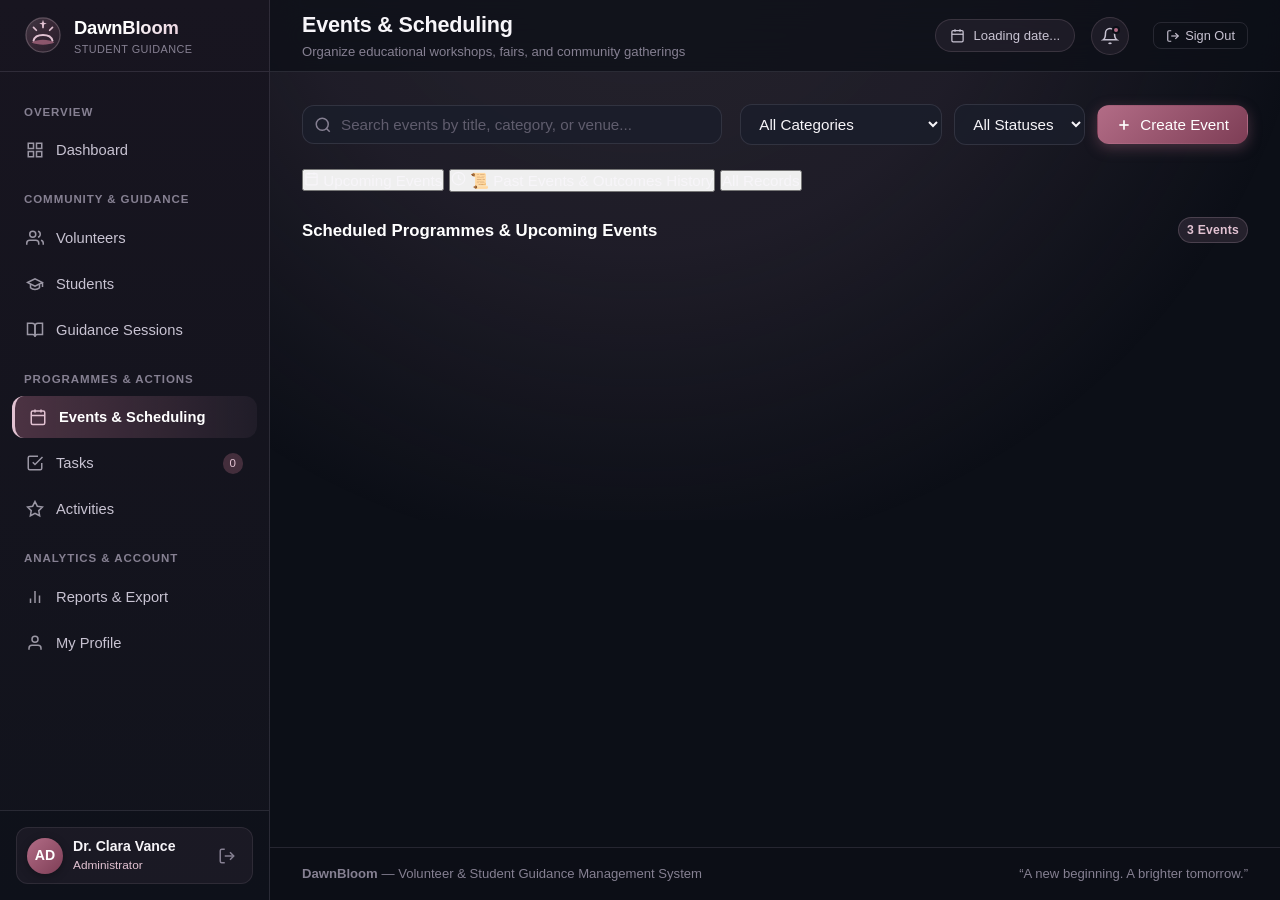
<file: events.html>
<!DOCTYPE html>
<html lang="en">
<head>
  <meta charset="UTF-8">
  <meta name="viewport" content="width=device-width, initial-scale=1.0">
  <title>Events & Scheduling — DawnBloom</title>
  <link rel="stylesheet" href="css/style.css">
</head>
<body>
  <div class="app-container">
    <!-- Sidebar -->
    <aside class="app-sidebar">
      <div class="sidebar-header">
        <a href="dashboard.html" class="sidebar-brand">
          <svg class="sidebar-logo" viewBox="0 0 40 40" fill="none" xmlns="http://www.w3.org/2000/svg">
            <defs>
              <linearGradient id="sbSunGrad" x1="0" y1="0" x2="40" y2="40" gradientUnits="userSpaceOnUse">
                <stop offset="0%" stop-color="#E2C2D2"/>
                <stop offset="50%" stop-color="#B26C86"/>
                <stop offset="100%" stop-color="#4B3D4F"/>
              </linearGradient>
            </defs>
            <circle cx="20" cy="20" r="18" fill="url(#sbSunGrad)" fill-opacity="0.2" stroke="rgba(226, 194, 210, 0.3)" stroke-width="1.2"/>
            <path d="M10 26 C12 18, 28 18, 30 26" stroke="#E2C2D2" stroke-width="2" stroke-linecap="round" fill="none"/>
            <path d="M20 12 L20 8 M13 15 L10 12 M27 15 L30 12" stroke="#E2C2D2" stroke-width="1.8" stroke-linecap="round"/>
            <path d="M8 28 C14 24, 26 24, 32 28 C26 31, 14 31, 8 28 Z" fill="#B26C86" fill-opacity="0.7"/>
            <path d="M20 4 L21 7 L24 8 L21 9 L20 12 L19 9 L16 8 L19 7 Z" fill="#E2C2D2"/>
          </svg>
          <div class="brand-text-wrap">
            <span class="brand-name">DawnBloom</span>
            <span class="brand-tagline">Student Guidance</span>
          </div>
        </a>
      </div>

      <nav class="sidebar-nav">
        <span class="nav-section-title">Overview</span>
        <a href="dashboard.html" class="nav-item">
          <svg viewBox="0 0 24 24" fill="none" stroke="currentColor" stroke-width="2"><rect x="3" y="3" width="7" height="7"></rect><rect x="14" y="3" width="7" height="7"></rect><rect x="14" y="14" width="7" height="7"></rect><rect x="3" y="14" width="7" height="7"></rect></svg>
          <span>Dashboard</span>
        </a>

        <span class="nav-section-title">Community & Guidance</span>
        <a href="volunteers.html" class="nav-item">
          <svg viewBox="0 0 24 24" fill="none" stroke="currentColor" stroke-width="2"><path d="M17 21v-2a4 4 0 0 0-4-4H5a4 4 0 0 0-4 4v2"></path><circle cx="9" cy="7" r="4"></circle><path d="M23 21v-2a4 4 0 0 0-3-3.87"></path><path d="M16 3.13a4 4 0 0 1 0 7.75"></path></svg>
          <span>Volunteers</span>
        </a>
        <a href="students.html" class="nav-item">
          <svg viewBox="0 0 24 24" fill="none" stroke="currentColor" stroke-width="2"><path d="M22 10v6M2 10l10-5 10 5-10 5z"></path><path d="M6 12v5c3 3 9 3 12 0v-5"></path></svg>
          <span>Students</span>
        </a>
        <a href="guidance.html" class="nav-item">
          <svg viewBox="0 0 24 24" fill="none" stroke="currentColor" stroke-width="2"><path d="M2 3h6a4 4 0 0 1 4 4v14a3 3 0 0 0-3-3H2z"></path><path d="M22 3h-6a4 4 0 0 0-4 4v14a3 3 0 0 1 3-3h7z"></path></svg>
          <span>Guidance Sessions</span>
        </a>

        <span class="nav-section-title">Programmes & Actions</span>
        <a href="events.html" class="nav-item active">
          <svg viewBox="0 0 24 24" fill="none" stroke="currentColor" stroke-width="2"><rect x="3" y="4" width="18" height="18" rx="2" ry="2"></rect><line x1="16" y1="2" x2="16" y2="6"></line><line x1="8" y1="2" x2="8" y2="6"></line><line x1="3" y1="10" x2="21" y2="10"></line></svg>
          <span>Events & Scheduling</span>
        </a>
        <a href="tasks.html" class="nav-item">
          <svg viewBox="0 0 24 24" fill="none" stroke="currentColor" stroke-width="2"><path d="M9 11l3 3L22 4"></path><path d="M21 12v7a2 2 0 0 1-2 2H5a2 2 0 0 1-2-2V5a2 2 0 0 1 2-2h11"></path></svg>
          <span>Tasks</span>
          <span class="nav-badge" id="navTaskBadge">0</span>
        </a>
        <a href="activities.html" class="nav-item">
          <svg viewBox="0 0 24 24" fill="none" stroke="currentColor" stroke-width="2"><polygon points="12 2 15.09 8.26 22 9.27 17 14.14 18.18 21.02 12 17.77 5.82 21.02 7 14.14 2 9.27 8.91 8.26 12 2"></polygon></svg>
          <span>Activities</span>
        </a>

        <span class="nav-section-title">Analytics & Account</span>
        <a href="reports.html" class="nav-item">
          <svg viewBox="0 0 24 24" fill="none" stroke="currentColor" stroke-width="2"><line x1="18" y1="20" x2="18" y2="10"></line><line x1="12" y1="20" x2="12" y2="4"></line><line x1="6" y1="20" x2="6" y2="14"></line></svg>
          <span>Reports & Export</span>
        </a>
        <a href="profile.html" class="nav-item">
          <svg viewBox="0 0 24 24" fill="none" stroke="currentColor" stroke-width="2"><path d="M20 21v-2a4 4 0 0 0-4-4H8a4 4 0 0 0-4 4v2"></path><circle cx="12" cy="7" r="4"></circle></svg>
          <span>My Profile</span>
        </a>
      </nav>

      <div class="sidebar-footer">
        <div class="user-mini-card">
          <div class="user-avatar" id="sidebarUserAvatar">AD</div>
          <div class="user-mini-details">
            <div class="user-mini-name" id="sidebarUserName">Dr. Clara Vance</div>
            <div class="user-mini-role" id="sidebarUserRole">Administrator</div>
          </div>
          <button type="button" class="btn-sidebar-logout" id="sidebarLogoutBtn" aria-label="Sign out">
            <svg width="18" height="18" viewBox="0 0 24 24" fill="none" stroke="currentColor" stroke-width="2"><path d="M9 21H5a2 2 0 0 1-2-2V5a2 2 0 0 1 2-2h4"></path><polyline points="16 17 21 12 16 7"></polyline><line x1="21" y1="12" x2="9" y2="12"></line></svg>
          </button>
        </div>
      </div>
    </aside>

    <!-- Main Content Area -->
    <main class="app-main">
      <header class="app-header">
        <div class="header-left">
          <button type="button" class="btn-mobile-toggle" id="mobileSidebarToggle" aria-label="Toggle navigation menu">
            <svg width="20" height="20" viewBox="0 0 24 24" fill="none" stroke="currentColor" stroke-width="2"><line x1="3" y1="12" x2="21" y2="12"></line><line x1="3" y1="6" x2="21" y2="6"></line><line x1="3" y1="18" x2="21" y2="18"></line></svg>
          </button>
          <div class="page-title-wrap">
            <h1>Events & Scheduling</h1>
            <p>Organize educational workshops, fairs, and community gatherings</p>
          </div>
        </div>

        <div class="header-right">
          <div class="header-date-badge">
            <svg width="15" height="15" viewBox="0 0 24 24" fill="none" stroke="currentColor" stroke-width="2"><rect x="3" y="4" width="18" height="18" rx="2" ry="2"></rect><line x1="16" y1="2" x2="16" y2="6"></line><line x1="8" y1="2" x2="8" y2="6"></line><line x1="3" y1="10" x2="21" y2="10"></line></svg>
            <span id="currentDateDisplay">Loading date...</span>
          </div>

          <div class="header-notifications">
            <button type="button" class="btn-header-icon" id="headerNotifBtn" aria-label="View notifications">
              <svg width="18" height="18" viewBox="0 0 24 24" fill="none" stroke="currentColor" stroke-width="2"><path d="M18 8A6 6 0 0 0 6 8c0 7-3 9-3 9h18s-3-2-3-9"></path><path d="M13.73 21a2 2 0 0 1-3.46 0"></path></svg>
              <span class="notification-indicator"></span>
            </button>
            <div class="notification-dropdown" id="headerNotifDropdown">
              <div class="notification-dropdown-header">
                <span>Recent System Activities</span>
              </div>
              <ul class="notification-list" id="headerNotifList"></ul>
            </div>
          </div>
          <button type="button" class="btn btn-outline btn-sm btn-logout" id="headerLogoutBtn" style="padding: 5px 12px; font-size: 0.8rem; margin-left: 8px; display: flex; align-items: center; gap: 5px;" title="Sign out of account">
            <svg width="14" height="14" viewBox="0 0 24 24" fill="none" stroke="currentColor" stroke-width="2"><path d="M9 21H5a2 2 0 0 1-2-2V5a2 2 0 0 1 2-2h4"></path><polyline points="16 17 21 12 16 7"></polyline><line x1="21" y1="12" x2="9" y2="12"></line></svg>
            <span>Sign Out</span>
          </button>
        </div>
      </header>

      <div class="page-body">
        <!-- Toolbar Bar -->
        <div class="toolbar-bar">
          <div class="toolbar-search-wrap">
            <svg class="toolbar-search-icon" width="18" height="18" viewBox="0 0 24 24" fill="none" stroke="currentColor" stroke-width="2"><circle cx="11" cy="11" r="8"></circle><line x1="21" y1="21" x2="16.65" y2="16.65"></line></svg>
            <input type="text" id="searchEvent" class="form-control toolbar-search-input" placeholder="Search events by title, category, or venue...">
          </div>

          <div class="toolbar-filters">
            <select id="filterEventCategory" class="form-control" style="width: auto;">
              <option value="all">All Categories</option>
              <option value="Educational Workshop">Educational Workshop</option>
              <option value="Mentoring">Mentoring</option>
              <option value="Reading Session">Reading Session</option>
              <option value="Career Guidance">Career Guidance</option>
              <option value="Skill Development">Skill Development</option>
              <option value="Community Activity">Community Activity</option>
            </select>

            <select id="filterEventStatus" class="form-control" style="width: auto;">
              <option value="all">All Statuses</option>
              <option value="Scheduled">Scheduled</option>
              <option value="Completed">Completed</option>
              <option value="Cancelled">Cancelled</option>
            </select>

            <button type="button" class="btn btn-primary" id="btnAddEvent">
              <svg width="16" height="16" viewBox="0 0 24 24" fill="none" stroke="currentColor" stroke-width="2.5"><line x1="12" y1="5" x2="12" y2="19"></line><line x1="5" y1="12" x2="19" y2="12"></line></svg>
              <span>Create Event</span>
            </button>
          </div>
        </div>

        <!-- Event History / Upcoming Toggle Tabs -->
        <div class="tabs-nav" style="margin-bottom: var(--space-lg);" id="eventHistoryTabs">
          <button type="button" class="tab-btn active" id="tabUpcomingEvents" data-view="upcoming">
            <svg width="15" height="15" viewBox="0 0 24 24" fill="none" stroke="currentColor" stroke-width="2"><rect x="3" y="4" width="18" height="18" rx="2" ry="2"></rect><line x1="16" y1="2" x2="16" y2="6"></line><line x1="8" y1="2" x2="8" y2="6"></line><line x1="3" y1="10" x2="21" y2="10"></line></svg>
            <span>Upcoming Events</span>
          </button>
          <button type="button" class="tab-btn" id="tabPastEvents" data-view="history">
            <svg width="15" height="15" viewBox="0 0 24 24" fill="none" stroke="currentColor" stroke-width="2"><circle cx="12" cy="12" r="10"></circle><polyline points="12 6 12 12 16 14"></polyline></svg>
            <span>📜 Past Events & Outcomes History</span>
          </button>
          <button type="button" class="tab-btn" id="tabAllEvents" data-view="all">
            <span>All Records</span>
          </button>
        </div>

        <!-- Section Title & Counter -->
        <div style="display: flex; justify-content: space-between; align-items: center; margin-bottom: var(--space-md);">
          <div style="font-weight: 600; font-size: 1.05rem; color: #fff;" id="eventSectionHeading">Scheduled Programmes & Events</div>
          <span class="badge badge-tag" id="eventCountBadge">0 Events</span>
        </div>

        <!-- Event Cards Grid -->
        <div class="cards-grid" id="eventsGrid">
          <!-- Dynamically populated -->
        </div>
      </div>

      <footer class="app-footer">
        <div><strong>DawnBloom</strong> — Volunteer & Student Guidance Management System</div>
        <div><span>“A new beginning. A brighter tomorrow.”</span></div>
      </footer>
    </main>
  </div>

  <!-- Create / Edit Event Modal -->
  <div class="modal-overlay" id="eventModal">
    <div class="modal-container">
      <div class="modal-header">
        <h3 class="modal-title" id="eventModalTitle">Create & Schedule New Event</h3>
        <button type="button" class="modal-close-btn" id="eventModalCloseBtn">&times;</button>
      </div>
      <form id="eventForm">
        <div class="modal-body">
          <div class="form-group">
            <label for="evtName" class="form-label">Event Name <span class="req">*</span></label>
            <input type="text" id="evtName" class="form-control" placeholder="e.g. Weekend Literacy & Book Fair" required>
          </div>

          <div class="form-row">
            <div class="form-group">
              <label for="evtCategory" class="form-label">Category <span class="req">*</span></label>
              <select id="evtCategory" class="form-control" required>
                <option value="Educational Workshop">Educational Workshop</option>
                <option value="Mentoring">Mentoring</option>
                <option value="Reading Session">Reading Session</option>
                <option value="Career Guidance">Career Guidance</option>
                <option value="Skill Development">Skill Development</option>
                <option value="Community Activity">Community Activity</option>
              </select>
            </div>
            <div class="form-group">
              <label for="evtStatus" class="form-label">Status <span class="req">*</span></label>
              <select id="evtStatus" class="form-control" required>
                <option value="Scheduled">Scheduled</option>
                <option value="Completed">Completed</option>
                <option value="Cancelled">Cancelled</option>
              </select>
            </div>
          </div>

          <div class="form-row">
            <div class="form-group">
              <label for="evtDate" class="form-label">Event Date <span class="req">*</span></label>
              <input type="date" id="evtDate" class="form-control" required>
            </div>
            <div class="form-group">
              <label for="evtLocation" class="form-label">Location / Venue</label>
              <input type="text" id="evtLocation" class="form-control" placeholder="e.g. Main Community Hall">
            </div>
          </div>

          <div class="form-row">
            <div class="form-group">
              <label for="evtStartTime" class="form-label">Start Time <span class="req">*</span></label>
              <input type="time" id="evtStartTime" class="form-control" required>
            </div>
            <div class="form-group">
              <label for="evtEndTime" class="form-label">End Time <span class="req">*</span></label>
              <input type="time" id="evtEndTime" class="form-control" required>
            </div>
          </div>

          <div class="form-group">
            <label for="evtParticipants" class="form-label">Expected Participating Children</label>
            <input type="number" id="evtParticipants" class="form-control" min="1" max="500" value="25">
          </div>

          <div class="form-group">
            <label class="form-label">Assign Volunteer Mentors (Select multiple)</label>
            <div id="eventVolunteersCheckboxes" style="max-height: 140px; overflow-y: auto; padding: 10px; background: var(--bg-input); border: 1px solid var(--border-subtle); border-radius: var(--radius-md);">
              <!-- Checkboxes dynamically populated -->
            </div>
          </div>

          <div class="form-group">
            <label for="evtDescription" class="form-label">Event Description & Objective</label>
            <textarea id="evtDescription" class="form-control" placeholder="Describe the goal of the event, activities planned, and guidance focus..."></textarea>
          </div>
        </div>

        <div class="modal-footer">
          <button type="button" class="btn btn-outline btn-sm" id="btnCancelEventModal">Cancel</button>
          <button type="submit" class="btn btn-primary btn-sm">Save Event</button>
        </div>
      </form>
    </div>
  </div>

  <!-- View Event Details Modal -->
  <div class="modal-overlay" id="eventDetailModal">
    <div class="modal-container" style="max-width: 520px;">
      <div class="modal-header">
        <h3 class="modal-title">Event Overview</h3>
        <button type="button" class="modal-close-btn" id="eventDetailCloseBtn">&times;</button>
      </div>
      <div class="modal-body" id="eventDetailContent">
        <!-- Dynamically rendered -->
      </div>
      <div class="modal-footer">
        <button type="button" class="btn btn-secondary btn-sm" id="btnEventDetailClose">Close</button>
      </div>
    </div>
  </div>

  <script src="js/storage.js"></script>
  <script src="js/auth.js"></script>
  <script src="js/common.js"></script>
  <script src="js/events.js"></script>
</body>
</html>
</file>
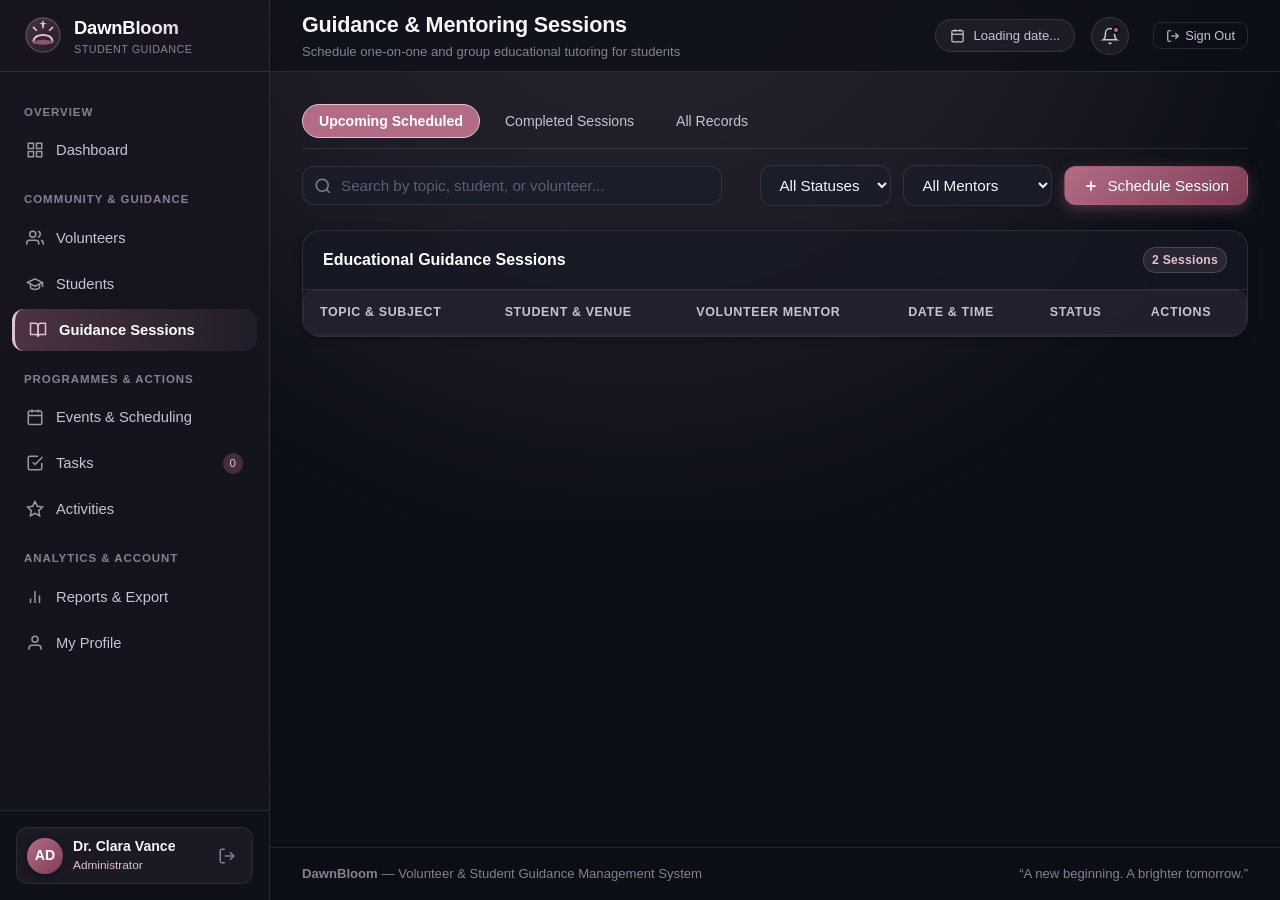
<file: guidance.html>
<!DOCTYPE html>
<html lang="en">
<head>
  <meta charset="UTF-8">
  <meta name="viewport" content="width=device-width, initial-scale=1.0">
  <title>Guidance Sessions — DawnBloom</title>
  <link rel="stylesheet" href="css/style.css">
  <style>
    .session-tabs {
      display: flex;
      gap: 8px;
      margin-bottom: var(--space-md);
      border-bottom: 1px solid var(--border-subtle);
      padding-bottom: 10px;
    }
    .session-tab-btn {
      background: transparent;
      border: 1px solid transparent;
      color: var(--text-secondary);
      padding: 8px 16px;
      border-radius: var(--radius-pill);
      font-size: 0.88rem;
      cursor: pointer;
      transition: all var(--transition-fast);
    }
    .session-tab-btn:hover {
      color: #fff;
      background: rgba(226, 194, 210, 0.08);
    }
    .session-tab-btn.active {
      background: var(--c-dusty-rose);
      color: #fff;
      border-color: var(--c-blush-pink);
      font-weight: 600;
    }
  </style>
</head>
<body>
  <div class="app-container">
    <!-- Sidebar -->
    <aside class="app-sidebar">
      <div class="sidebar-header">
        <a href="dashboard.html" class="sidebar-brand">
          <svg class="sidebar-logo" viewBox="0 0 40 40" fill="none" xmlns="http://www.w3.org/2000/svg">
            <defs>
              <linearGradient id="sbSunGrad" x1="0" y1="0" x2="40" y2="40" gradientUnits="userSpaceOnUse">
                <stop offset="0%" stop-color="#E2C2D2"/>
                <stop offset="50%" stop-color="#B26C86"/>
                <stop offset="100%" stop-color="#4B3D4F"/>
              </linearGradient>
            </defs>
            <circle cx="20" cy="20" r="18" fill="url(#sbSunGrad)" fill-opacity="0.2" stroke="rgba(226, 194, 210, 0.3)" stroke-width="1.2"/>
            <path d="M10 26 C12 18, 28 18, 30 26" stroke="#E2C2D2" stroke-width="2" stroke-linecap="round" fill="none"/>
            <path d="M20 12 L20 8 M13 15 L10 12 M27 15 L30 12" stroke="#E2C2D2" stroke-width="1.8" stroke-linecap="round"/>
            <path d="M8 28 C14 24, 26 24, 32 28 C26 31, 14 31, 8 28 Z" fill="#B26C86" fill-opacity="0.7"/>
            <path d="M20 4 L21 7 L24 8 L21 9 L20 12 L19 9 L16 8 L19 7 Z" fill="#E2C2D2"/>
          </svg>
          <div class="brand-text-wrap">
            <span class="brand-name">DawnBloom</span>
            <span class="brand-tagline">Student Guidance</span>
          </div>
        </a>
      </div>

      <nav class="sidebar-nav">
        <span class="nav-section-title">Overview</span>
        <a href="dashboard.html" class="nav-item">
          <svg viewBox="0 0 24 24" fill="none" stroke="currentColor" stroke-width="2"><rect x="3" y="3" width="7" height="7"></rect><rect x="14" y="3" width="7" height="7"></rect><rect x="14" y="14" width="7" height="7"></rect><rect x="3" y="14" width="7" height="7"></rect></svg>
          <span>Dashboard</span>
        </a>

        <span class="nav-section-title">Community & Guidance</span>
        <a href="volunteers.html" class="nav-item">
          <svg viewBox="0 0 24 24" fill="none" stroke="currentColor" stroke-width="2"><path d="M17 21v-2a4 4 0 0 0-4-4H5a4 4 0 0 0-4 4v2"></path><circle cx="9" cy="7" r="4"></circle><path d="M23 21v-2a4 4 0 0 0-3-3.87"></path><path d="M16 3.13a4 4 0 0 1 0 7.75"></path></svg>
          <span>Volunteers</span>
        </a>
        <a href="students.html" class="nav-item">
          <svg viewBox="0 0 24 24" fill="none" stroke="currentColor" stroke-width="2"><path d="M22 10v6M2 10l10-5 10 5-10 5z"></path><path d="M6 12v5c3 3 9 3 12 0v-5"></path></svg>
          <span>Students</span>
        </a>
        <a href="guidance.html" class="nav-item active">
          <svg viewBox="0 0 24 24" fill="none" stroke="currentColor" stroke-width="2"><path d="M2 3h6a4 4 0 0 1 4 4v14a3 3 0 0 0-3-3H2z"></path><path d="M22 3h-6a4 4 0 0 0-4 4v14a3 3 0 0 1 3-3h7z"></path></svg>
          <span>Guidance Sessions</span>
        </a>

        <span class="nav-section-title">Programmes & Actions</span>
        <a href="events.html" class="nav-item">
          <svg viewBox="0 0 24 24" fill="none" stroke="currentColor" stroke-width="2"><rect x="3" y="4" width="18" height="18" rx="2" ry="2"></rect><line x1="16" y1="2" x2="16" y2="6"></line><line x1="8" y1="2" x2="8" y2="6"></line><line x1="3" y1="10" x2="21" y2="10"></line></svg>
          <span>Events & Scheduling</span>
        </a>
        <a href="tasks.html" class="nav-item">
          <svg viewBox="0 0 24 24" fill="none" stroke="currentColor" stroke-width="2"><path d="M9 11l3 3L22 4"></path><path d="M21 12v7a2 2 0 0 1-2 2H5a2 2 0 0 1-2-2V5a2 2 0 0 1 2-2h11"></path></svg>
          <span>Tasks</span>
          <span class="nav-badge" id="navTaskBadge">0</span>
        </a>
        <a href="activities.html" class="nav-item">
          <svg viewBox="0 0 24 24" fill="none" stroke="currentColor" stroke-width="2"><polygon points="12 2 15.09 8.26 22 9.27 17 14.14 18.18 21.02 12 17.77 5.82 21.02 7 14.14 2 9.27 8.91 8.26 12 2"></polygon></svg>
          <span>Activities</span>
        </a>

        <span class="nav-section-title">Analytics & Account</span>
        <a href="reports.html" class="nav-item">
          <svg viewBox="0 0 24 24" fill="none" stroke="currentColor" stroke-width="2"><line x1="18" y1="20" x2="18" y2="10"></line><line x1="12" y1="20" x2="12" y2="4"></line><line x1="6" y1="20" x2="6" y2="14"></line></svg>
          <span>Reports & Export</span>
        </a>
        <a href="profile.html" class="nav-item">
          <svg viewBox="0 0 24 24" fill="none" stroke="currentColor" stroke-width="2"><path d="M20 21v-2a4 4 0 0 0-4-4H8a4 4 0 0 0-4 4v2"></path><circle cx="12" cy="7" r="4"></circle></svg>
          <span>My Profile</span>
        </a>
      </nav>

      <div class="sidebar-footer">
        <div class="user-mini-card">
          <div class="user-avatar" id="sidebarUserAvatar">AD</div>
          <div class="user-mini-details">
            <div class="user-mini-name" id="sidebarUserName">Dr. Clara Vance</div>
            <div class="user-mini-role" id="sidebarUserRole">Administrator</div>
          </div>
          <button type="button" class="btn-sidebar-logout" id="sidebarLogoutBtn" aria-label="Sign out">
            <svg width="18" height="18" viewBox="0 0 24 24" fill="none" stroke="currentColor" stroke-width="2"><path d="M9 21H5a2 2 0 0 1-2-2V5a2 2 0 0 1 2-2h4"></path><polyline points="16 17 21 12 16 7"></polyline><line x1="21" y1="12" x2="9" y2="12"></line></svg>
          </button>
        </div>
      </div>
    </aside>

    <!-- Main Content Area -->
    <main class="app-main">
      <header class="app-header">
        <div class="header-left">
          <button type="button" class="btn-mobile-toggle" id="mobileSidebarToggle" aria-label="Toggle navigation menu">
            <svg width="20" height="20" viewBox="0 0 24 24" fill="none" stroke="currentColor" stroke-width="2"><line x1="3" y1="12" x2="21" y2="12"></line><line x1="3" y1="6" x2="21" y2="6"></line><line x1="3" y1="18" x2="21" y2="18"></line></svg>
          </button>
          <div class="page-title-wrap">
            <h1>Guidance & Mentoring Sessions</h1>
            <p>Schedule one-on-one and group educational tutoring for students</p>
          </div>
        </div>

        <div class="header-right">
          <div class="header-date-badge">
            <svg width="15" height="15" viewBox="0 0 24 24" fill="none" stroke="currentColor" stroke-width="2"><rect x="3" y="4" width="18" height="18" rx="2" ry="2"></rect><line x1="16" y1="2" x2="16" y2="6"></line><line x1="8" y1="2" x2="8" y2="6"></line><line x1="3" y1="10" x2="21" y2="10"></line></svg>
            <span id="currentDateDisplay">Loading date...</span>
          </div>

          <div class="header-notifications">
            <button type="button" class="btn-header-icon" id="headerNotifBtn" aria-label="View notifications">
              <svg width="18" height="18" viewBox="0 0 24 24" fill="none" stroke="currentColor" stroke-width="2"><path d="M18 8A6 6 0 0 0 6 8c0 7-3 9-3 9h18s-3-2-3-9"></path><path d="M13.73 21a2 2 0 0 1-3.46 0"></path></svg>
              <span class="notification-indicator"></span>
            </button>
            <div class="notification-dropdown" id="headerNotifDropdown">
              <div class="notification-dropdown-header">
                <span>Recent System Activities</span>
              </div>
              <ul class="notification-list" id="headerNotifList"></ul>
            </div>
          </div>
          <button type="button" class="btn btn-outline btn-sm btn-logout" id="headerLogoutBtn" style="padding: 5px 12px; font-size: 0.8rem; margin-left: 8px; display: flex; align-items: center; gap: 5px;" title="Sign out of account">
            <svg width="14" height="14" viewBox="0 0 24 24" fill="none" stroke="currentColor" stroke-width="2"><path d="M9 21H5a2 2 0 0 1-2-2V5a2 2 0 0 1 2-2h4"></path><polyline points="16 17 21 12 16 7"></polyline><line x1="21" y1="12" x2="9" y2="12"></line></svg>
            <span>Sign Out</span>
          </button>
        </div>
      </header>

      <div class="page-body">
        <!-- Session View Tabs -->
        <div class="session-tabs">
          <button type="button" class="session-tab-btn active" id="tabUpcoming">Upcoming Scheduled</button>
          <button type="button" class="session-tab-btn" id="tabCompleted">Completed Sessions</button>
          <button type="button" class="session-tab-btn" id="tabAll">All Records</button>
        </div>

        <!-- Toolbar Bar -->
        <div class="toolbar-bar">
          <div class="toolbar-search-wrap">
            <svg class="toolbar-search-icon" width="18" height="18" viewBox="0 0 24 24" fill="none" stroke="currentColor" stroke-width="2"><circle cx="11" cy="11" r="8"></circle><line x1="21" y1="21" x2="16.65" y2="16.65"></line></svg>
            <input type="text" id="searchGuidance" class="form-control toolbar-search-input" placeholder="Search by topic, student, or volunteer...">
          </div>

          <div class="toolbar-filters">
            <select id="filterGuidanceStatus" class="form-control" style="width: auto;">
              <option value="all">All Statuses</option>
              <option value="Scheduled">Scheduled</option>
              <option value="Completed">Completed</option>
              <option value="Cancelled">Cancelled</option>
            </select>

            <select id="filterGuidanceVolunteer" class="form-control" style="width: auto;">
              <option value="all">All Mentors</option>
            </select>

            <button type="button" class="btn btn-primary" id="btnScheduleSession">
              <svg width="16" height="16" viewBox="0 0 24 24" fill="none" stroke="currentColor" stroke-width="2.5"><line x1="12" y1="5" x2="12" y2="19"></line><line x1="5" y1="12" x2="19" y2="12"></line></svg>
              <span>Schedule Session</span>
            </button>
          </div>
        </div>

        <!-- Sessions Table Card -->
        <div class="card" style="padding: 0; overflow: hidden;">
          <div style="padding: 16px 20px; border-bottom: 1px solid var(--border-subtle); display: flex; justify-content: space-between; align-items: center;">
            <div style="font-weight: 600; color: #fff;">Educational Guidance Sessions</div>
            <span class="badge badge-tag" id="sessionCountBadge">0 Sessions</span>
          </div>

          <div class="table-responsive">
            <table class="data-table">
              <thead>
                <tr>
                  <th>Topic & Subject</th>
                  <th>Student & Venue</th>
                  <th>Volunteer Mentor</th>
                  <th>Date & Time</th>
                  <th>Status</th>
                  <th>Actions</th>
                </tr>
              </thead>
              <tbody id="sessionTableBody">
                <!-- Dynamically populated -->
              </tbody>
            </table>
          </div>
        </div>
      </div>

      <footer class="app-footer">
        <div><strong>DawnBloom</strong> — Volunteer & Student Guidance Management System</div>
        <div><span>“A new beginning. A brighter tomorrow.”</span></div>
      </footer>
    </main>
  </div>

  <!-- Schedule / Edit Guidance Session Modal -->
  <div class="modal-overlay" id="guidanceModal">
    <div class="modal-container">
      <div class="modal-header">
        <h3 class="modal-title" id="guidanceModalTitle">Schedule Educational Guidance Session</h3>
        <button type="button" class="modal-close-btn" id="guidanceModalCloseBtn">&times;</button>
      </div>
      <form id="guidanceForm">
        <div class="modal-body">
          <div class="form-row">
            <div class="form-group">
              <label for="sessionTitle" class="form-label">Session Topic / Title <span class="req">*</span></label>
              <input type="text" id="sessionTitle" class="form-control" placeholder="e.g. Fractions & Spatial Reasoning Lab" required>
            </div>
            <div class="form-group">
              <label for="sessionSubject" class="form-label">Subject / Guidance Domain <span class="req">*</span></label>
              <input type="text" id="sessionSubject" class="form-control" placeholder="e.g. Mathematics, English Literacy, Coding" required>
            </div>
          </div>

          <div class="form-row">
            <div class="form-group">
              <label for="sessionStudent" class="form-label">Student Receiving Guidance <span class="req">*</span></label>
              <select id="sessionStudent" class="form-control" required>
                <!-- Populated dynamically -->
              </select>
            </div>
            <div class="form-group">
              <label for="sessionVolunteer" class="form-label">Volunteer Tutor / Mentor <span class="req">*</span></label>
              <select id="sessionVolunteer" class="form-control" required>
                <!-- Populated dynamically -->
              </select>
            </div>
          </div>

          <div class="form-row">
            <div class="form-group">
              <label for="sessionDate" class="form-label">Session Date <span class="req">*</span></label>
              <input type="date" id="sessionDate" class="form-control" required>
            </div>
            <div class="form-group">
              <label for="sessionVenue" class="form-label">Location / Meeting Venue</label>
              <input type="text" id="sessionVenue" class="form-control" placeholder="e.g. Study Hall B, Library Corner">
            </div>
          </div>

          <div class="form-row">
            <div class="form-group">
              <label for="sessionStartTime" class="form-label">Start Time <span class="req">*</span></label>
              <input type="time" id="sessionStartTime" class="form-control" required>
            </div>
            <div class="form-group">
              <label for="sessionEndTime" class="form-label">End Time <span class="req">*</span></label>
              <input type="time" id="sessionEndTime" class="form-control" required>
            </div>
          </div>

          <div class="form-group">
            <label for="sessionStatus" class="form-label">Status <span class="req">*</span></label>
            <select id="sessionStatus" class="form-control" required>
              <option value="Scheduled">Scheduled</option>
              <option value="Completed">Completed</option>
              <option value="Cancelled">Cancelled</option>
            </select>
          </div>

          <div class="form-group">
            <label for="sessionNotes" class="form-label">Mentor Preparation Notes & Learning Objectives</label>
            <textarea id="sessionNotes" class="form-control" placeholder="Notes on study material, worksheets, or concepts to cover..."></textarea>
          </div>
        </div>

        <div class="modal-footer">
          <button type="button" class="btn btn-outline btn-sm" id="btnCancelGuidanceModal">Cancel</button>
          <button type="submit" class="btn btn-primary btn-sm">Save Guidance Session</button>
        </div>
      </form>
    </div>
  </div>

  <script src="js/storage.js"></script>
  <script src="js/auth.js"></script>
  <script src="js/common.js"></script>
  <script src="js/guidance.js"></script>
</body>
</html>
</file>
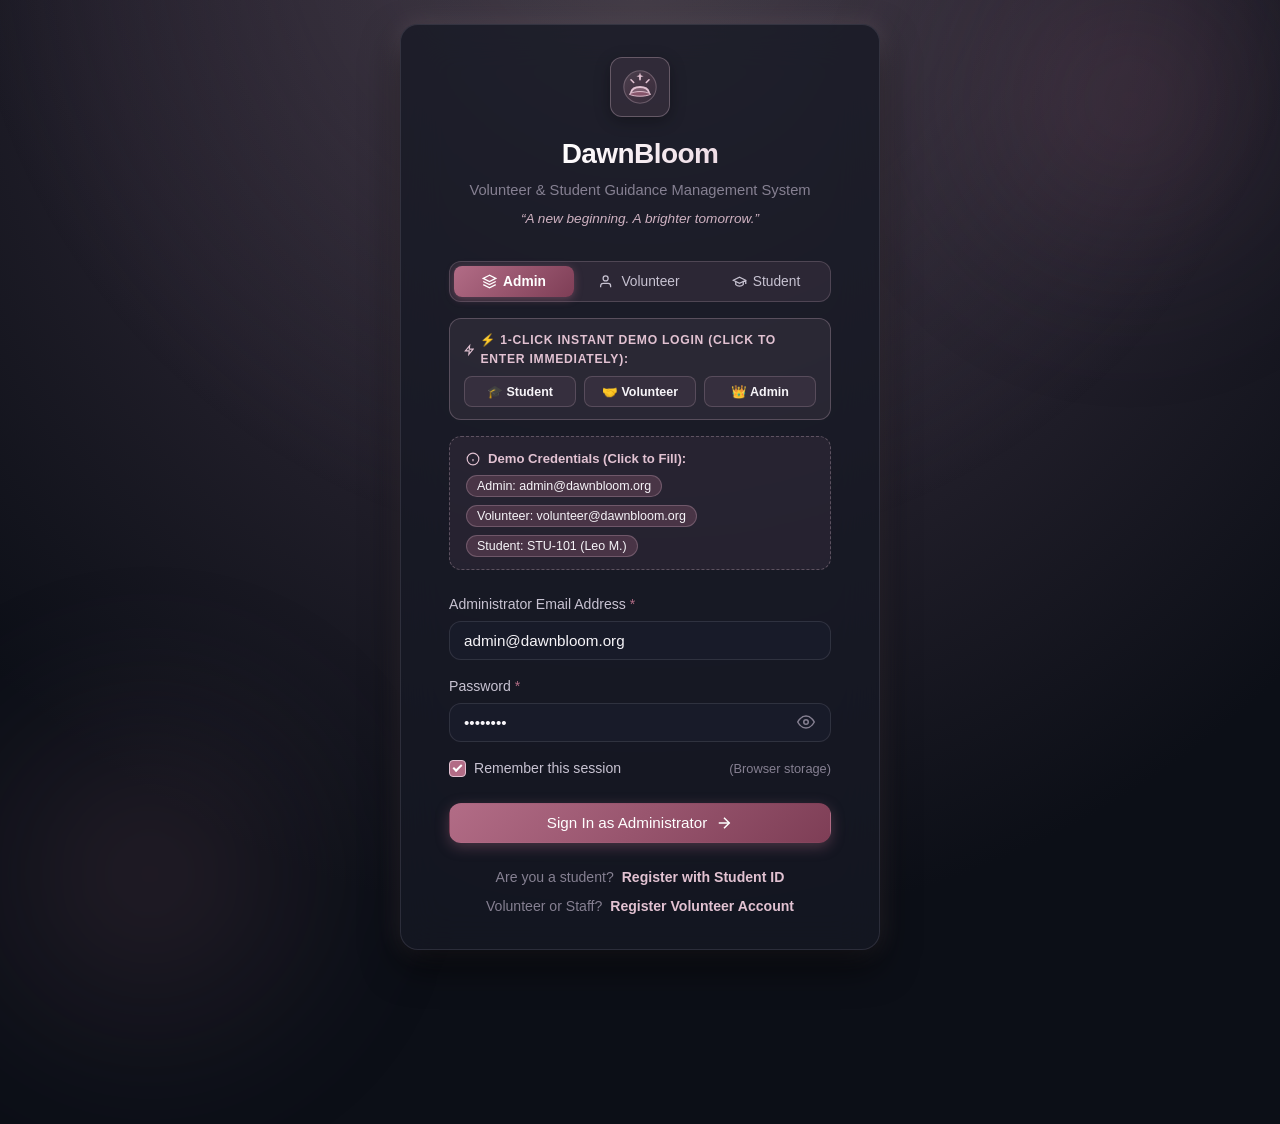
<file: login.html>
<!DOCTYPE html>
<html lang="en">
<head>
  <meta charset="UTF-8">
  <meta name="viewport" content="width=device-width, initial-scale=1.0">
  <title>Sign In — DawnBloom Volunteer & Student Guidance</title>
  <link rel="stylesheet" href="css/style.css">
</head>
<body class="auth-page">
  <div class="auth-ambient-orb auth-orb-1"></div>
  <div class="auth-ambient-orb auth-orb-2"></div>

  <div class="auth-card">
    <div class="auth-header">
      <div class="auth-logo-badge">
        <svg width="36" height="36" viewBox="0 0 40 40" fill="none" xmlns="http://www.w3.org/2000/svg">
          <defs>
            <linearGradient id="logoSunGrad" x1="0" y1="0" x2="40" y2="40" gradientUnits="userSpaceOnUse">
              <stop offset="0%" stop-color="#E2C2D2"/>
              <stop offset="50%" stop-color="#B26C86"/>
              <stop offset="100%" stop-color="#4B3D4F"/>
            </linearGradient>
            <linearGradient id="logoGlowGrad" x1="20" y1="10" x2="20" y2="34" gradientUnits="userSpaceOnUse">
              <stop offset="0%" stop-color="#E2C2D2" stop-opacity="0.8"/>
              <stop offset="100%" stop-color="#B26C86" stop-opacity="0.1"/>
            </linearGradient>
          </defs>
          <circle cx="20" cy="20" r="18" fill="url(#logoSunGrad)" fill-opacity="0.15" stroke="rgba(226, 194, 210, 0.3)" stroke-width="1.2"/>
          <path d="M10 26 C12 18, 28 18, 30 26" stroke="#E2C2D2" stroke-width="2" stroke-linecap="round" fill="url(#logoGlowGrad)"/>
          <path d="M20 12 L20 8 M13 15 L10 12 M27 15 L30 12" stroke="#E2C2D2" stroke-width="1.8" stroke-linecap="round"/>
          <path d="M8 28 C14 24, 26 24, 32 28 C26 31, 14 31, 8 28 Z" fill="#B26C86" fill-opacity="0.6" stroke="#E2C2D2" stroke-width="1"/>
          <path d="M20 4 L21 7 L24 8 L21 9 L20 12 L19 9 L16 8 L19 7 Z" fill="#E2C2D2"/>
        </svg>
      </div>
      <h1 class="auth-title">DawnBloom</h1>
      <p class="auth-subtitle">Volunteer & Student Guidance Management System</p>
      <p class="auth-quote">“A new beginning. A brighter tomorrow.”</p>
    </div>

    <!-- Role Selection Tabs: Admin, Volunteer, Student -->
    <div class="role-selector-tabs" role="tablist" aria-label="Select User Role">
      <button type="button" class="role-tab-btn active" data-role="Admin" id="tabRoleAdmin">
        <svg width="15" height="15" viewBox="0 0 24 24" fill="none" stroke="currentColor" stroke-width="2"><path d="M12 2L2 7l10 5 10-5-10-5z"></path><path d="M2 17l10 5 10-5"></path><path d="M2 12l10 5 10-5"></path></svg>
        <span>Admin</span>
      </button>
      <button type="button" class="role-tab-btn" data-role="Volunteer" id="tabRoleVolunteer">
        <svg width="15" height="15" viewBox="0 0 24 24" fill="none" stroke="currentColor" stroke-width="2"><path d="M17 21v-2a4 4 0 0 0-4-4H5a4 4 0 0 0-4 4v2"></path><circle cx="9" cy="7" r="4"></circle></svg>
        <span>Volunteer</span>
      </button>
      <button type="button" class="role-tab-btn" data-role="Student" id="tabRoleStudent">
        <svg width="15" height="15" viewBox="0 0 24 24" fill="none" stroke="currentColor" stroke-width="2"><path d="M22 10v6M2 10l10-5 10 5-10 5z"></path><path d="M6 12v5c3 3 9 3 12 0v-5"></path></svg>
        <span>Student</span>
      </button>
    </div>

    <!-- 1-Click Fast Instant Login for Evaluation -->
    <div style="background: rgba(226, 194, 210, 0.08); border: 1px solid rgba(226, 194, 210, 0.25); border-radius: var(--radius-md); padding: 12px 14px; margin-bottom: var(--space-md);">
      <div style="font-size: 0.76rem; font-weight: 700; text-transform: uppercase; letter-spacing: 0.06em; color: var(--c-blush-pink); margin-bottom: 8px; display: flex; align-items: center; gap: 6px;">
        <svg width="14" height="14" viewBox="0 0 24 24" fill="none" stroke="currentColor" stroke-width="2.5"><polygon points="13 2 3 14 12 14 11 22 21 10 12 10 13 2"></polygon></svg>
        <span>⚡ 1-Click Instant Demo Login (Click to enter immediately):</span>
      </div>
      <div style="display: grid; grid-template-columns: 1fr 1fr 1fr; gap: 8px;">
        <button type="button" class="btn btn-secondary btn-sm" id="instantStudentBtn" style="font-size: 0.78rem; padding: 7px 6px; text-align: center; justify-content: center; font-weight: 600;" title="Login immediately as Student (Leo M. STU-101)">
          🎓 Student
        </button>
        <button type="button" class="btn btn-secondary btn-sm" id="instantVolunteerBtn" style="font-size: 0.78rem; padding: 7px 6px; text-align: center; justify-content: center; font-weight: 600;" title="Login immediately as Volunteer (Sarah Jenkins)">
          🤝 Volunteer
        </button>
        <button type="button" class="btn btn-secondary btn-sm" id="instantAdminBtn" style="font-size: 0.78rem; padding: 7px 6px; text-align: center; justify-content: center; font-weight: 600;" title="Login immediately as Admin (Dr. Clara Vance)">
          👑 Admin
        </button>
      </div>
    </div>

    <!-- Demo Accounts Quick Fill -->
    <div class="demo-credentials-box">
      <div class="demo-credentials-title">
        <svg width="14" height="14" viewBox="0 0 24 24" fill="none" stroke="currentColor" stroke-width="2"><circle cx="12" cy="12" r="10"></circle><line x1="12" y1="16" x2="12" y2="12"></line><line x1="12" y1="8" x2="12.01" y2="8"></line></svg>
        <span>Demo Credentials (Click to Fill):</span>
      </div>
      <div class="demo-chips">
        <button type="button" class="demo-chip-btn" id="chipAdmin" title="Fill Administrator demo credentials">Admin: admin@dawnbloom.org</button>
        <button type="button" class="demo-chip-btn" id="chipVolunteer" title="Fill Volunteer demo credentials">Volunteer: volunteer@dawnbloom.org</button>
        <button type="button" class="demo-chip-btn" id="chipStudent" title="Fill Student demo credentials">Student: STU-101 (Leo M.)</button>
      </div>
    </div>

    <!-- Login Form -->
    <form id="loginForm" novalidate>
      <div class="form-group">
        <label for="loginIdentifier" class="form-label" id="identifierLabel">Administrator Email Address <span class="req">*</span></label>
        <div class="input-wrapper">
          <input type="text" id="loginIdentifier" class="form-control" placeholder="e.g. admin@dawnbloom.org" required autocomplete="username">
        </div>
        <div class="form-error-feedback" id="identifierError">Please enter your email or Student ID.</div>
      </div>

      <div class="form-group">
        <label for="loginPassword" class="form-label">Password <span class="req">*</span></label>
        <div class="input-wrapper">
          <input type="password" id="loginPassword" class="form-control" placeholder="Enter your password" required autocomplete="current-password">
          <button type="button" id="togglePasswordBtn" class="input-icon-btn" aria-label="Toggle password visibility">
            <svg width="18" height="18" viewBox="0 0 24 24" fill="none" stroke="currentColor" stroke-width="2"><path d="M1 12s4-8 11-8 11 8 11 8-4 8-11 8-11-8-11-8z"></path><circle cx="12" cy="12" r="3"></circle></svg>
          </button>
        </div>
        <div class="form-error-feedback" id="passwordError">Password is required.</div>
      </div>

      <div style="display: flex; justify-content: space-between; align-items: center; margin-bottom: var(--space-lg);">
        <label class="form-check">
          <input type="checkbox" id="rememberMe" checked>
          <span>Remember this session</span>
        </label>
        <span style="font-size: 0.8rem; color: var(--text-muted);">(Browser storage)</span>
      </div>

      <button type="submit" id="loginSubmitBtn" class="btn btn-primary btn-block">
        <span id="btnText">Sign In as Administrator</span>
        <svg width="18" height="18" viewBox="0 0 24 24" fill="none" stroke="currentColor" stroke-width="2"><line x1="5" y1="12" x2="19" y2="12"></line><polyline points="12 5 19 12 12 19"></polyline></svg>
      </button>

      <div style="text-align: center; margin-top: var(--space-lg); font-size: 0.88rem; color: var(--text-muted); display: flex; flex-direction: column; gap: 8px;">
        <div>
          Are you a student?
          <a href="register.html?role=student" style="font-weight: 600; margin-left: 4px;">Register with Student ID</a>
        </div>
        <div>
          Volunteer or Staff?
          <a href="register.html?role=volunteer" style="font-weight: 600; margin-left: 4px;">Register Volunteer Account</a>
        </div>
      </div>
    </form>
  </div>

  <script src="js/storage.js"></script>
  <script src="js/auth.js"></script>
  <script src="js/common.js"></script>
  <script>
    (function () {
      // Guard: If already logged in, redirect to correct dashboard
      window.DawnBloomAuth.requireGuest();

      let currentRole = 'Admin';

      const form = document.getElementById('loginForm');
      const identifierInput = document.getElementById('loginIdentifier');
      const identifierLabel = document.getElementById('identifierLabel');
      const passwordInput = document.getElementById('loginPassword');
      const rememberInput = document.getElementById('rememberMe');
      const toggleBtn = document.getElementById('togglePasswordBtn');
      const submitBtn = document.getElementById('loginSubmitBtn');
      const btnText = document.getElementById('btnText');
      const identifierError = document.getElementById('identifierError');
      const passwordError = document.getElementById('passwordError');

      // Role Tabs
      const tabAdmin = document.getElementById('tabRoleAdmin');
      const tabVolunteer = document.getElementById('tabRoleVolunteer');
      const tabStudent = document.getElementById('tabRoleStudent');
      const allTabs = [tabAdmin, tabVolunteer, tabStudent];

      function setRole(role, autoFill = true) {
        currentRole = role;
        allTabs.forEach(tab => {
          if (tab.getAttribute('data-role') === role) {
            tab.classList.add('active');
          } else {
            tab.classList.remove('active');
          }
        });

        // Reset errors
        identifierError.style.display = 'none';
        passwordError.style.display = 'none';
        identifierInput.classList.remove('has-error');
        passwordInput.classList.remove('has-error');

        if (role === 'Student') {
          identifierLabel.innerHTML = 'Student ID or Registered Email <span class="req">*</span>';
          identifierInput.placeholder = 'e.g. STU-101 or leo@dawnbloom.org';
          btnText.textContent = 'Sign In to Student Dashboard';
          if (autoFill) {
            identifierInput.value = 'STU-101';
            passwordInput.value = 'student123';
          }
        } else if (role === 'Volunteer') {
          identifierLabel.innerHTML = 'Volunteer Email Address <span class="req">*</span>';
          identifierInput.placeholder = 'e.g. volunteer@dawnbloom.org';
          btnText.textContent = 'Sign In as Volunteer';
          if (autoFill) {
            identifierInput.value = 'volunteer@dawnbloom.org';
            passwordInput.value = 'volunteer123';
          }
        } else {
          identifierLabel.innerHTML = 'Administrator Email Address <span class="req">*</span>';
          identifierInput.placeholder = 'e.g. admin@dawnbloom.org';
          btnText.textContent = 'Sign In as Administrator';
          if (autoFill) {
            identifierInput.value = 'admin@dawnbloom.org';
            passwordInput.value = 'admin123';
          }
        }
      }

      tabAdmin.addEventListener('click', () => setRole('Admin', true));
      tabVolunteer.addEventListener('click', () => setRole('Volunteer', true));
      tabStudent.addEventListener('click', () => setRole('Student', true));

      // Instant 1-Click login buttons
      function triggerInstantLogin(role) {
        setRole(role, true);
        submitBtn.disabled = true;
        btnText.textContent = 'Entering ' + role + ' portal...';
        setTimeout(() => {
          try {
            const res = window.DawnBloomAuth.quickLogin(role);
            if (res && res.success) {
              window.location.replace(res.redirectUrl);
            } else {
              submitBtn.disabled = false;
              btnText.textContent = 'Sign In';
            }
          } catch (e) {
            submitBtn.disabled = false;
            btnText.textContent = 'Sign In';
          }
        }, 120);
      }

      const instStu = document.getElementById('instantStudentBtn');
      const instVol = document.getElementById('instantVolunteerBtn');
      const instAdm = document.getElementById('instantAdminBtn');
      if (instStu) instStu.addEventListener('click', () => triggerInstantLogin('Student'));
      if (instVol) instVol.addEventListener('click', () => triggerInstantLogin('Volunteer'));
      if (instAdm) instAdm.addEventListener('click', () => triggerInstantLogin('Admin'));

      // Check URL query param ?role=student or ?role=volunteer
      const urlParams = new URLSearchParams(window.location.search);
      const queryRole = urlParams.get('role');
      if (queryRole && queryRole.toLowerCase() === 'student') {
        setRole('Student', true);
      } else if (queryRole && queryRole.toLowerCase() === 'volunteer') {
        setRole('Volunteer', true);
      } else {
        setRole('Admin', true);
      }

      // Password toggle
      window.DawnBloomAuth.setupPasswordToggle(passwordInput, toggleBtn);

      // Demo Chips Quick Fill
      function fillDemo(role, identifier, password) {
        setRole(role);
        identifierInput.value = identifier;
        passwordInput.value = password;
        identifierError.style.display = 'none';
        passwordError.style.display = 'none';
        identifierInput.classList.remove('has-error');
        passwordInput.classList.remove('has-error');
      }

      document.getElementById('chipAdmin').addEventListener('click', () => {
        fillDemo('Admin', 'admin@dawnbloom.org', 'admin123');
      });

      document.getElementById('chipVolunteer').addEventListener('click', () => {
        fillDemo('Volunteer', 'volunteer@dawnbloom.org', 'volunteer123');
      });

      document.getElementById('chipStudent').addEventListener('click', () => {
        fillDemo('Student', 'STU-101', 'student123');
      });

      // Auto-detect role as user types
      identifierInput.addEventListener('input', () => {
        const val = identifierInput.value.trim().toLowerCase();
        if (val.startsWith('stu-') || val === 'leo@dawnbloom.org' || val === 'maya@dawnbloom.org') {
          if (currentRole !== 'Student') setRole('Student');
        } else if (val.startsWith('vol') || val === 'volunteer@dawnbloom.org') {
          if (currentRole !== 'Volunteer') setRole('Volunteer');
        } else if (val.startsWith('admin') || val === 'admin@dawnbloom.org') {
          if (currentRole !== 'Admin') setRole('Admin');
        }
      });

      // Handle submission
      form.addEventListener('submit', (e) => {
        e.preventDefault();
        let valid = true;

        const identifier = identifierInput.value.trim();
        const password = passwordInput.value;

        // Reset errors
        identifierError.style.display = 'none';
        passwordError.style.display = 'none';
        identifierInput.classList.remove('has-error');
        passwordInput.classList.remove('has-error');

        if (!identifier) {
          identifierError.textContent = currentRole === 'Student' ? 'Please enter your Student ID or email.' : 'Please enter your email address.';
          identifierError.style.display = 'block';
          identifierInput.classList.add('has-error');
          valid = false;
        }

        if (!password) {
          passwordError.textContent = 'Please enter your password.';
          passwordError.style.display = 'block';
          passwordInput.classList.add('has-error');
          valid = false;
        }

        if (!valid) return;

        // Loading state
        submitBtn.disabled = true;
        btnText.textContent = 'Signing in...';

        setTimeout(() => {
          try {
            const result = window.DawnBloomAuth.login(identifier, password, rememberInput.checked, currentRole);
            if (result && result.success) {
              if (window.DawnBloom && window.DawnBloom.showToast) {
                window.DawnBloom.showToast(result.message, 'success');
              }
              let targetRedirect = result.user.role === 'Student' ? 'student-dashboard.html' : 'dashboard.html';
              const paramRedirect = urlParams.get('redirect');
              if (paramRedirect && result.user.role !== 'Student' && !paramRedirect.includes('student')) {
                targetRedirect = paramRedirect;
              }
              setTimeout(() => {
                window.location.replace(targetRedirect);
              }, 250);
            } else {
              submitBtn.disabled = false;
              const errMsg = (result && result.message) ? result.message : 'Invalid credentials. Please verify your login ID and password.';
              if (window.DawnBloom && window.DawnBloom.showToast) {
                window.DawnBloom.showToast(errMsg, 'error');
              }
              passwordError.textContent = errMsg;
              passwordError.style.display = 'block';
              passwordInput.classList.add('has-error');
              btnText.textContent = currentRole === 'Student' ? 'Sign In to Student Dashboard' : (currentRole === 'Volunteer' ? 'Sign In as Volunteer' : 'Sign In as Administrator');
            }
          } catch (err) {
            console.error('Sign in exception:', err);
            submitBtn.disabled = false;
            passwordError.textContent = 'An error occurred during sign in. Please try again.';
            passwordError.style.display = 'block';
            btnText.textContent = 'Sign In';
          }
        }, 150);
      });
    })();
  </script>
</body>
</html>
</file>
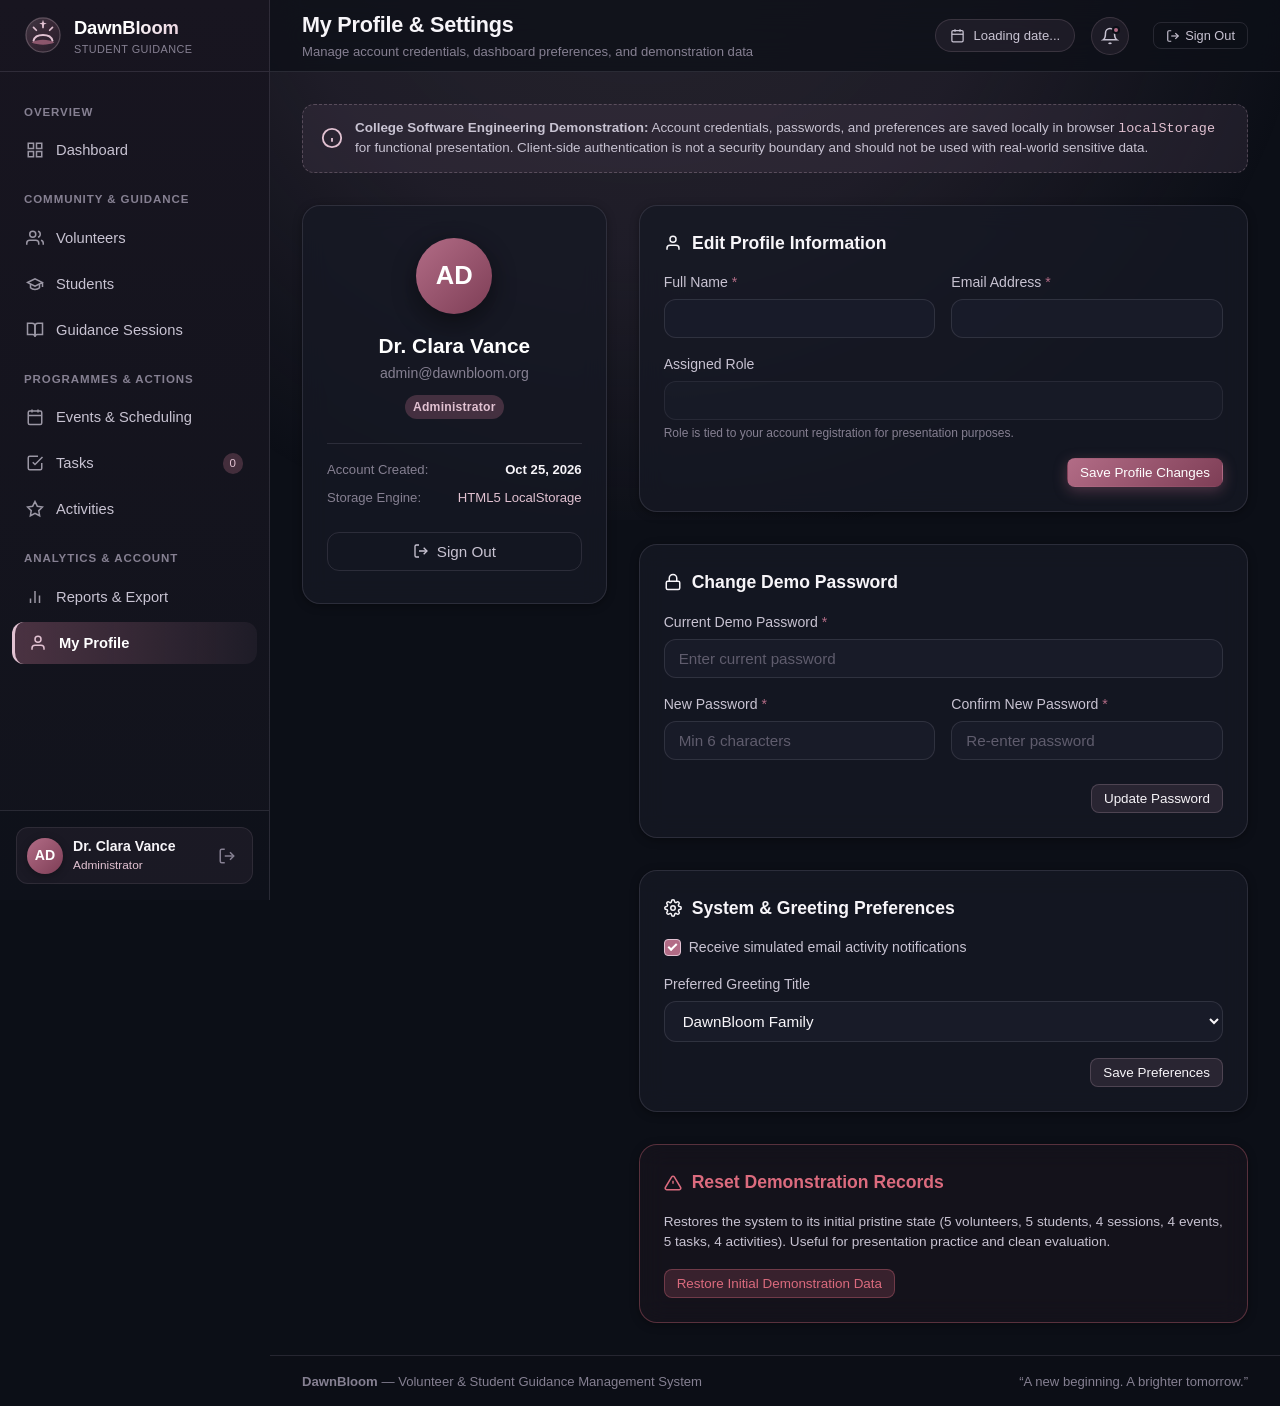
<file: profile.html>
<!DOCTYPE html>
<html lang="en">
<head>
  <meta charset="UTF-8">
  <meta name="viewport" content="width=device-width, initial-scale=1.0">
  <title>My Profile & Settings — DawnBloom</title>
  <link rel="stylesheet" href="css/style.css">
</head>
<body>
  <div class="app-container">
    <!-- Sidebar -->
    <aside class="app-sidebar">
      <div class="sidebar-header">
        <a href="dashboard.html" class="sidebar-brand">
          <svg class="sidebar-logo" viewBox="0 0 40 40" fill="none" xmlns="http://www.w3.org/2000/svg">
            <defs>
              <linearGradient id="sbSunGrad" x1="0" y1="0" x2="40" y2="40" gradientUnits="userSpaceOnUse">
                <stop offset="0%" stop-color="#E2C2D2"/>
                <stop offset="50%" stop-color="#B26C86"/>
                <stop offset="100%" stop-color="#4B3D4F"/>
              </linearGradient>
            </defs>
            <circle cx="20" cy="20" r="18" fill="url(#sbSunGrad)" fill-opacity="0.2" stroke="rgba(226, 194, 210, 0.3)" stroke-width="1.2"/>
            <path d="M10 26 C12 18, 28 18, 30 26" stroke="#E2C2D2" stroke-width="2" stroke-linecap="round" fill="none"/>
            <path d="M20 12 L20 8 M13 15 L10 12 M27 15 L30 12" stroke="#E2C2D2" stroke-width="1.8" stroke-linecap="round"/>
            <path d="M8 28 C14 24, 26 24, 32 28 C26 31, 14 31, 8 28 Z" fill="#B26C86" fill-opacity="0.7"/>
            <path d="M20 4 L21 7 L24 8 L21 9 L20 12 L19 9 L16 8 L19 7 Z" fill="#E2C2D2"/>
          </svg>
          <div class="brand-text-wrap">
            <span class="brand-name">DawnBloom</span>
            <span class="brand-tagline">Student Guidance</span>
          </div>
        </a>
      </div>

      <nav class="sidebar-nav">
        <span class="nav-section-title">Overview</span>
        <a href="dashboard.html" class="nav-item">
          <svg viewBox="0 0 24 24" fill="none" stroke="currentColor" stroke-width="2"><rect x="3" y="3" width="7" height="7"></rect><rect x="14" y="3" width="7" height="7"></rect><rect x="14" y="14" width="7" height="7"></rect><rect x="3" y="14" width="7" height="7"></rect></svg>
          <span>Dashboard</span>
        </a>

        <span class="nav-section-title">Community & Guidance</span>
        <a href="volunteers.html" class="nav-item">
          <svg viewBox="0 0 24 24" fill="none" stroke="currentColor" stroke-width="2"><path d="M17 21v-2a4 4 0 0 0-4-4H5a4 4 0 0 0-4 4v2"></path><circle cx="9" cy="7" r="4"></circle><path d="M23 21v-2a4 4 0 0 0-3-3.87"></path><path d="M16 3.13a4 4 0 0 1 0 7.75"></path></svg>
          <span>Volunteers</span>
        </a>
        <a href="students.html" class="nav-item">
          <svg viewBox="0 0 24 24" fill="none" stroke="currentColor" stroke-width="2"><path d="M22 10v6M2 10l10-5 10 5-10 5z"></path><path d="M6 12v5c3 3 9 3 12 0v-5"></path></svg>
          <span>Students</span>
        </a>
        <a href="guidance.html" class="nav-item">
          <svg viewBox="0 0 24 24" fill="none" stroke="currentColor" stroke-width="2"><path d="M2 3h6a4 4 0 0 1 4 4v14a3 3 0 0 0-3-3H2z"></path><path d="M22 3h-6a4 4 0 0 0-4 4v14a3 3 0 0 1 3-3h7z"></path></svg>
          <span>Guidance Sessions</span>
        </a>

        <span class="nav-section-title">Programmes & Actions</span>
        <a href="events.html" class="nav-item">
          <svg viewBox="0 0 24 24" fill="none" stroke="currentColor" stroke-width="2"><rect x="3" y="4" width="18" height="18" rx="2" ry="2"></rect><line x1="16" y1="2" x2="16" y2="6"></line><line x1="8" y1="2" x2="8" y2="6"></line><line x1="3" y1="10" x2="21" y2="10"></line></svg>
          <span>Events & Scheduling</span>
        </a>
        <a href="tasks.html" class="nav-item">
          <svg viewBox="0 0 24 24" fill="none" stroke="currentColor" stroke-width="2"><path d="M9 11l3 3L22 4"></path><path d="M21 12v7a2 2 0 0 1-2 2H5a2 2 0 0 1-2-2V5a2 2 0 0 1 2-2h11"></path></svg>
          <span>Tasks</span>
          <span class="nav-badge" id="navTaskBadge">0</span>
        </a>
        <a href="activities.html" class="nav-item">
          <svg viewBox="0 0 24 24" fill="none" stroke="currentColor" stroke-width="2"><polygon points="12 2 15.09 8.26 22 9.27 17 14.14 18.18 21.02 12 17.77 5.82 21.02 7 14.14 2 9.27 8.91 8.26 12 2"></polygon></svg>
          <span>Activities</span>
        </a>

        <span class="nav-section-title">Analytics & Account</span>
        <a href="reports.html" class="nav-item">
          <svg viewBox="0 0 24 24" fill="none" stroke="currentColor" stroke-width="2"><line x1="18" y1="20" x2="18" y2="10"></line><line x1="12" y1="20" x2="12" y2="4"></line><line x1="6" y1="20" x2="6" y2="14"></line></svg>
          <span>Reports & Export</span>
        </a>
        <a href="profile.html" class="nav-item active">
          <svg viewBox="0 0 24 24" fill="none" stroke="currentColor" stroke-width="2"><path d="M20 21v-2a4 4 0 0 0-4-4H8a4 4 0 0 0-4 4v2"></path><circle cx="12" cy="7" r="4"></circle></svg>
          <span>My Profile</span>
        </a>
      </nav>

      <div class="sidebar-footer">
        <div class="user-mini-card">
          <div class="user-avatar" id="sidebarUserAvatar">AD</div>
          <div class="user-mini-details">
            <div class="user-mini-name" id="sidebarUserName">Dr. Clara Vance</div>
            <div class="user-mini-role" id="sidebarUserRole">Administrator</div>
          </div>
          <button type="button" class="btn-sidebar-logout" id="sidebarLogoutBtn" aria-label="Sign out">
            <svg width="18" height="18" viewBox="0 0 24 24" fill="none" stroke="currentColor" stroke-width="2"><path d="M9 21H5a2 2 0 0 1-2-2V5a2 2 0 0 1 2-2h4"></path><polyline points="16 17 21 12 16 7"></polyline><line x1="21" y1="12" x2="9" y2="12"></line></svg>
          </button>
        </div>
      </div>
    </aside>

    <!-- Main Content Area -->
    <main class="app-main">
      <header class="app-header">
        <div class="header-left">
          <button type="button" class="btn-mobile-toggle" id="mobileSidebarToggle" aria-label="Toggle navigation menu">
            <svg width="20" height="20" viewBox="0 0 24 24" fill="none" stroke="currentColor" stroke-width="2"><line x1="3" y1="12" x2="21" y2="12"></line><line x1="3" y1="6" x2="21" y2="6"></line><line x1="3" y1="18" x2="21" y2="18"></line></svg>
          </button>
          <div class="page-title-wrap">
            <h1>My Profile & Settings</h1>
            <p>Manage account credentials, dashboard preferences, and demonstration data</p>
          </div>
        </div>

        <div class="header-right">
          <div class="header-date-badge">
            <svg width="15" height="15" viewBox="0 0 24 24" fill="none" stroke="currentColor" stroke-width="2"><rect x="3" y="4" width="18" height="18" rx="2" ry="2"></rect><line x1="16" y1="2" x2="16" y2="6"></line><line x1="8" y1="2" x2="8" y2="6"></line><line x1="3" y1="10" x2="21" y2="10"></line></svg>
            <span id="currentDateDisplay">Loading date...</span>
          </div>

          <div class="header-notifications">
            <button type="button" class="btn-header-icon" id="headerNotifBtn" aria-label="View notifications">
              <svg width="18" height="18" viewBox="0 0 24 24" fill="none" stroke="currentColor" stroke-width="2"><path d="M18 8A6 6 0 0 0 6 8c0 7-3 9-3 9h18s-3-2-3-9"></path><path d="M13.73 21a2 2 0 0 1-3.46 0"></path></svg>
              <span class="notification-indicator"></span>
            </button>
            <div class="notification-dropdown" id="headerNotifDropdown">
              <div class="notification-dropdown-header">
                <span>Recent System Activities</span>
              </div>
              <ul class="notification-list" id="headerNotifList"></ul>
            </div>
          </div>
          <button type="button" class="btn btn-outline btn-sm btn-logout" id="headerLogoutBtn" style="padding: 5px 12px; font-size: 0.8rem; margin-left: 8px; display: flex; align-items: center; gap: 5px;" title="Sign out of account">
            <svg width="14" height="14" viewBox="0 0 24 24" fill="none" stroke="currentColor" stroke-width="2"><path d="M9 21H5a2 2 0 0 1-2-2V5a2 2 0 0 1 2-2h4"></path><polyline points="16 17 21 12 16 7"></polyline><line x1="21" y1="12" x2="9" y2="12"></line></svg>
            <span>Sign Out</span>
          </button>
        </div>
      </header>

      <div class="page-body">
        <!-- Educational Disclaimer Banner -->
        <div style="background: rgba(75, 61, 79, 0.3); border: 1px dashed rgba(226, 194, 210, 0.25); border-radius: var(--radius-md); padding: 14px 18px; margin-bottom: var(--space-xl); display: flex; gap: 12px; align-items: center;">
          <svg width="22" height="22" viewBox="0 0 24 24" fill="none" stroke="var(--c-blush-pink)" stroke-width="2" style="flex-shrink: 0;"><circle cx="12" cy="12" r="10"></circle><line x1="12" y1="16" x2="12" y2="12"></line><line x1="12" y1="8" x2="12.01" y2="8"></line></svg>
          <div style="font-size: 0.84rem; color: var(--text-secondary); line-height: 1.4;">
            <strong>College Software Engineering Demonstration:</strong> Account credentials, passwords, and preferences are saved locally in browser <code style="color: var(--c-blush-pink);">localStorage</code> for functional presentation. Client-side authentication is not a security boundary and should not be used with real-world sensitive data.
          </div>
        </div>

        <div style="display: grid; grid-template-columns: 1fr 2fr; gap: var(--space-xl);">
          <!-- Left Column: User Summary Card -->
          <div>
            <div class="card" style="text-align: center; padding: var(--space-xl) var(--space-lg);">
              <div style="width: 76px; height: 76px; border-radius: 50%; background: var(--grad-primary); margin: 0 auto var(--space-md); display: flex; align-items: center; justify-content: center; font-size: 1.6rem; font-weight: 700; color: #fff; box-shadow: var(--shadow-md);" id="profileInitials">
                AD
              </div>
              <h2 style="font-size: 1.3rem; font-weight: 700; color: #fff;" id="profileDisplayName">Dr. Clara Vance</h2>
              <p style="font-size: 0.88rem; color: var(--text-muted); margin-top: 2px;" id="profileDisplayEmail">admin@dawnbloom.org</p>
              <div style="margin-top: 10px;">
                <span class="badge" style="background: rgba(178, 108, 134, 0.3); color: var(--c-blush-pink);" id="profileDisplayRole">Administrator</span>
              </div>

              <div style="margin-top: 24px; padding-top: 16px; border-top: 1px solid var(--border-subtle); font-size: 0.82rem; color: var(--text-muted); text-align: left;">
                <div style="display: flex; justify-content: space-between; margin-bottom: 8px;">
                  <span>Account Created:</span>
                  <strong style="color: var(--text-primary);" id="profileCreatedDate">Oct 25, 2026</strong>
                </div>
                <div style="display: flex; justify-content: space-between;">
                  <span>Storage Engine:</span>
                  <span style="color: var(--c-blush-pink);">HTML5 LocalStorage</span>
                </div>
              </div>

              <button type="button" class="btn btn-outline btn-block" style="margin-top: 24px;" id="btnLogoutAction">
                <svg width="16" height="16" viewBox="0 0 24 24" fill="none" stroke="currentColor" stroke-width="2"><path d="M9 21H5a2 2 0 0 1-2-2V5a2 2 0 0 1 2-2h4"></path><polyline points="16 17 21 12 16 7"></polyline><line x1="21" y1="12" x2="9" y2="12"></line></svg>
                Sign Out
              </button>
            </div>
          </div>

          <!-- Right Column: Settings & Password Forms -->
          <div style="display: flex; flex-direction: column; gap: var(--space-xl);">
            <!-- Profile Details Form -->
            <div class="card">
              <div class="card-header">
                <h3 class="card-title">
                  <svg width="18" height="18" viewBox="0 0 24 24" fill="none" stroke="currentColor" stroke-width="2"><path d="M20 21v-2a4 4 0 0 0-4-4H8a4 4 0 0 0-4 4v2"></path><circle cx="12" cy="7" r="4"></circle></svg>
                  Edit Profile Information
                </h3>
              </div>
              <form id="profileForm">
                <div class="form-row">
                  <div class="form-group">
                    <label for="inputName" class="form-label">Full Name <span class="req">*</span></label>
                    <input type="text" id="inputName" class="form-control" required>
                  </div>
                  <div class="form-group">
                    <label for="inputEmail" class="form-label">Email Address <span class="req">*</span></label>
                    <input type="email" id="inputEmail" class="form-control" required>
                  </div>
                </div>

                <div class="form-group">
                  <label for="inputRole" class="form-label">Assigned Role</label>
                  <input type="text" id="inputRole" class="form-control" disabled style="opacity: 0.7; cursor: not-allowed;">
                  <span style="font-size: 0.75rem; color: var(--text-muted); margin-top: 4px; display: block;">
                    Role is tied to your account registration for presentation purposes.
                  </span>
                </div>

                <div style="text-align: right; margin-top: 8px;">
                  <button type="submit" class="btn btn-primary btn-sm">Save Profile Changes</button>
                </div>
              </form>
            </div>

            <!-- Demo Password Change Form -->
            <div class="card">
              <div class="card-header">
                <h3 class="card-title">
                  <svg width="18" height="18" viewBox="0 0 24 24" fill="none" stroke="currentColor" stroke-width="2"><rect x="3" y="11" width="18" height="11" rx="2" ry="2"></rect><path d="M7 11V7a5 5 0 0 1 10 0v4"></path></svg>
                  Change Demo Password
                </h3>
              </div>
              <form id="passwordForm">
                <div class="form-group">
                  <label for="inputCurrentPass" class="form-label">Current Demo Password <span class="req">*</span></label>
                  <input type="password" id="inputCurrentPass" class="form-control" placeholder="Enter current password" required>
                </div>

                <div class="form-row">
                  <div class="form-group">
                    <label for="inputNewPass" class="form-label">New Password <span class="req">*</span></label>
                    <input type="password" id="inputNewPass" class="form-control" placeholder="Min 6 characters" required>
                  </div>
                  <div class="form-group">
                    <label for="inputConfirmPass" class="form-label">Confirm New Password <span class="req">*</span></label>
                    <input type="password" id="inputConfirmPass" class="form-control" placeholder="Re-enter password" required>
                  </div>
                </div>

                <div style="text-align: right; margin-top: 8px;">
                  <button type="submit" class="btn btn-secondary btn-sm">Update Password</button>
                </div>
              </form>
            </div>

            <!-- Notification & UI Preferences -->
            <div class="card">
              <div class="card-header">
                <h3 class="card-title">
                  <svg width="18" height="18" viewBox="0 0 24 24" fill="none" stroke="currentColor" stroke-width="2"><circle cx="12" cy="12" r="3"></circle><path d="M19.4 15a1.65 1.65 0 0 0 .33 1.82l.06.06a2 2 0 0 1 0 2.83 2 2 0 0 1-2.83 0l-.06-.06a1.65 1.65 0 0 0-1.82-.33 1.65 1.65 0 0 0-1 1.51V21a2 2 0 0 1-2 2 2 2 0 0 1-2-2v-.09A1.65 1.65 0 0 0 9 19.4a1.65 1.65 0 0 0-1.82.33l-.06.06a2 2 0 0 1-2.83 0 2 2 0 0 1 0-2.83l.06-.06a1.65 1.65 0 0 0 .33-1.82 1.65 1.65 0 0 0-1.51-1H3a2 2 0 0 1-2-2 2 2 0 0 1 2-2h.09A1.65 1.65 0 0 0 4.6 9a1.65 1.65 0 0 0-.33-1.82l-.06-.06a2 2 0 0 1 0-2.83 2 2 0 0 1 2.83 0l.06.06a1.65 1.65 0 0 0 1.82.33H9a1.65 1.65 0 0 0 1-1.51V3a2 2 0 0 1 2-2 2 2 0 0 1 2 2v.09a1.65 1.65 0 0 0 1 1.51 1.65 1.65 0 0 0 1.82-.33l.06-.06a2 2 0 0 1 2.83 0 2 2 0 0 1 0 2.83l-.06.06a1.65 1.65 0 0 0-.33 1.82V9a1.65 1.65 0 0 0 1.51 1H21a2 2 0 0 1 2 2 2 2 0 0 1-2 2h-.09a1.65 1.65 0 0 0-1.51 1z"></path></svg>
                  System & Greeting Preferences
                </h3>
              </div>
              <form id="prefsForm">
                <div class="form-group">
                  <label class="form-check">
                    <input type="checkbox" id="prefEmailNotifications" checked>
                    <span>Receive simulated email activity notifications</span>
                  </label>
                </div>

                <div class="form-group">
                  <label for="prefGreeting" class="form-label">Preferred Greeting Title</label>
                  <select id="prefGreeting" class="form-control">
                    <option value="DawnBloom Family">DawnBloom Family</option>
                    <option value="Mentor & Guidance Team">Mentor & Guidance Team</option>
                    <option value="Youth Champion">Youth Champion</option>
                  </select>
                </div>

                <div style="text-align: right; margin-top: 8px;">
                  <button type="submit" class="btn btn-secondary btn-sm">Save Preferences</button>
                </div>
              </form>
            </div>

            <!-- Danger Zone / Reset Demo Data -->
            <div class="card" style="border-color: rgba(219, 107, 126, 0.35); background: rgba(219, 107, 126, 0.04);">
              <div class="card-header">
                <h3 class="card-title" style="color: var(--state-danger);">
                  <svg width="18" height="18" viewBox="0 0 24 24" fill="none" stroke="currentColor" stroke-width="2"><path d="M10.29 3.86L1.82 18a2 2 0 0 0 1.71 3h16.94a2 2 0 0 0 1.71-3L13.71 3.86a2 2 0 0 0-3.42 0z"></path><line x1="12" y1="9" x2="12" y2="13"></line><line x1="12" y1="17" x2="12.01" y2="17"></line></svg>
                  Reset Demonstration Records
                </h3>
              </div>
              <p style="font-size: 0.85rem; color: var(--text-secondary); margin-bottom: 16px;">
                Restores the system to its initial pristine state (5 volunteers, 5 students, 4 sessions, 4 events, 5 tasks, 4 activities). Useful for presentation practice and clean evaluation.
              </p>
              <div>
                <button type="button" class="btn btn-danger btn-sm" id="btnResetDemoData">
                  Restore Initial Demonstration Data
                </button>
              </div>
            </div>
          </div>
        </div>
      </div>

      <footer class="app-footer">
        <div><strong>DawnBloom</strong> — Volunteer & Student Guidance Management System</div>
        <div><span>“A new beginning. A brighter tomorrow.”</span></div>
      </footer>
    </main>
  </div>

  <script src="js/storage.js"></script>
  <script src="js/auth.js"></script>
  <script src="js/common.js"></script>
  <script src="js/profile.js"></script>
</body>
</html>
</file>
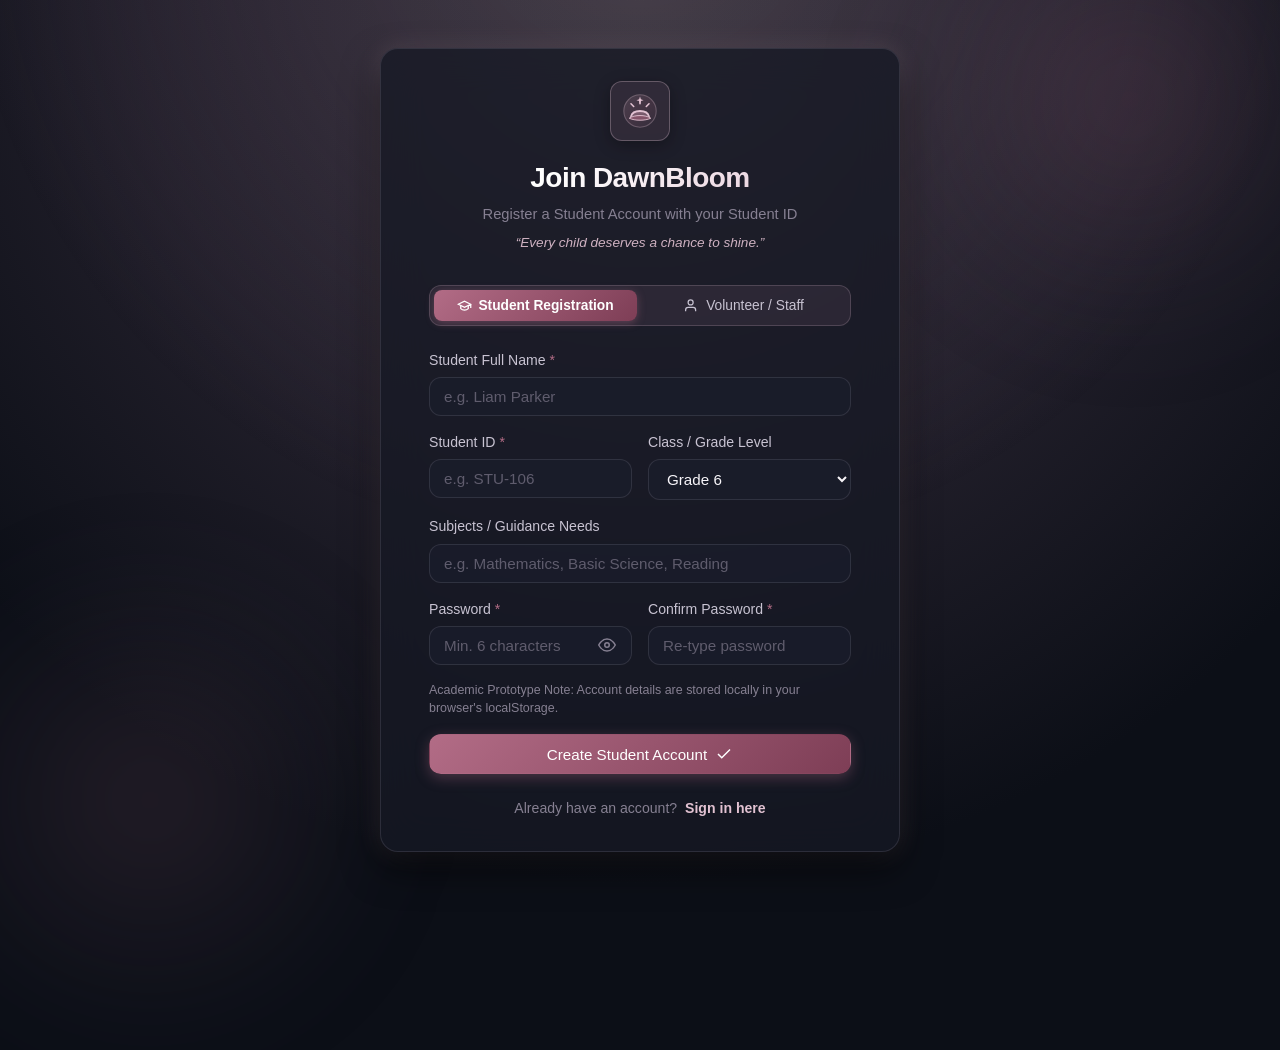
<file: register.html>
<!DOCTYPE html>
<html lang="en">
<head>
  <meta charset="UTF-8">
  <meta name="viewport" content="width=device-width, initial-scale=1.0">
  <title>Register Account — DawnBloom Volunteer & Student Guidance</title>
  <link rel="stylesheet" href="css/style.css">
</head>
<body class="auth-page">
  <div class="auth-ambient-orb auth-orb-1"></div>
  <div class="auth-ambient-orb auth-orb-2"></div>

  <div class="auth-card" style="max-width: 520px;">
    <div class="auth-header">
      <div class="auth-logo-badge">
        <svg width="36" height="36" viewBox="0 0 40 40" fill="none" xmlns="http://www.w3.org/2000/svg">
          <defs>
            <linearGradient id="regSunGrad" x1="0" y1="0" x2="40" y2="40" gradientUnits="userSpaceOnUse">
              <stop offset="0%" stop-color="#E2C2D2"/>
              <stop offset="50%" stop-color="#B26C86"/>
              <stop offset="100%" stop-color="#4B3D4F"/>
            </linearGradient>
            <linearGradient id="regGlow" x1="20" y1="10" x2="20" y2="34" gradientUnits="userSpaceOnUse">
              <stop offset="0%" stop-color="#E2C2D2" stop-opacity="0.8"/>
              <stop offset="100%" stop-color="#B26C86" stop-opacity="0.1"/>
            </linearGradient>
          </defs>
          <circle cx="20" cy="20" r="18" fill="url(#regSunGrad)" fill-opacity="0.15" stroke="rgba(226, 194, 210, 0.3)" stroke-width="1.2"/>
          <path d="M10 26 C12 18, 28 18, 30 26" stroke="#E2C2D2" stroke-width="2" stroke-linecap="round" fill="url(#regGlow)"/>
          <path d="M20 12 L20 8 M13 15 L10 12 M27 15 L30 12" stroke="#E2C2D2" stroke-width="1.8" stroke-linecap="round"/>
          <path d="M8 28 C14 24, 26 24, 32 28 C26 31, 14 31, 8 28 Z" fill="#B26C86" fill-opacity="0.6" stroke="#E2C2D2" stroke-width="1"/>
          <path d="M20 4 L21 7 L24 8 L21 9 L20 12 L19 9 L16 8 L19 7 Z" fill="#E2C2D2"/>
        </svg>
      </div>
      <h1 class="auth-title">Join DawnBloom</h1>
      <p class="auth-subtitle" id="regSubtitle">Create a demonstration account for student guidance</p>
      <p class="auth-quote">“Every child deserves a chance to shine.”</p>
    </div>

    <!-- Registration Type Tabs -->
    <div class="role-selector-tabs" role="tablist" style="margin-bottom: var(--space-lg);">
      <button type="button" class="role-tab-btn active" id="tabRegStudent" data-target="student">
        <svg width="15" height="15" viewBox="0 0 24 24" fill="none" stroke="currentColor" stroke-width="2"><path d="M22 10v6M2 10l10-5 10 5-10 5z"></path><path d="M6 12v5c3 3 9 3 12 0v-5"></path></svg>
        <span>Student Registration</span>
      </button>
      <button type="button" class="role-tab-btn" id="tabRegStaff" data-target="staff">
        <svg width="15" height="15" viewBox="0 0 24 24" fill="none" stroke="currentColor" stroke-width="2"><path d="M17 21v-2a4 4 0 0 0-4-4H5a4 4 0 0 0-4 4v2"></path><circle cx="9" cy="7" r="4"></circle></svg>
        <span>Volunteer / Staff</span>
      </button>
    </div>

    <!-- SECTION 1: Student Registration Form -->
    <form id="studentRegisterForm" novalidate>
      <div class="form-group">
        <label for="stuRegName" class="form-label">Student Full Name <span class="req">*</span></label>
        <div class="input-wrapper">
          <input type="text" id="stuRegName" class="form-control" placeholder="e.g. Liam Parker" required>
        </div>
        <div class="form-error-feedback" id="stuNameError">Student name is required.</div>
      </div>

      <div class="form-row">
        <div class="form-group">
          <label for="stuRegId" class="form-label">Student ID <span class="req">*</span></label>
          <div class="input-wrapper">
            <input type="text" id="stuRegId" class="form-control" placeholder="e.g. STU-106" required>
          </div>
          <div class="form-error-feedback" id="stuIdError">Student ID is required (min 3 chars).</div>
        </div>

        <div class="form-group">
          <label for="stuRegClass" class="form-label">Class / Grade Level</label>
          <select id="stuRegClass" class="form-control">
            <option value="Grade 3">Grade 3</option>
            <option value="Grade 4">Grade 4</option>
            <option value="Grade 5">Grade 5</option>
            <option value="Grade 6" selected>Grade 6</option>
            <option value="Grade 7">Grade 7</option>
            <option value="Grade 8">Grade 8</option>
            <option value="Grade 9">Grade 9</option>
            <option value="Grade 10">Grade 10</option>
            <option value="Grade 11">Grade 11</option>
            <option value="Grade 12">Grade 12</option>
          </select>
        </div>
      </div>

      <div class="form-group">
        <label for="stuRegSubjects" class="form-label">Subjects / Guidance Needs</label>
        <div class="input-wrapper">
          <input type="text" id="stuRegSubjects" class="form-control" placeholder="e.g. Mathematics, Basic Science, Reading">
        </div>
      </div>

      <div class="form-row">
        <div class="form-group">
          <label for="stuRegPassword" class="form-label">Password <span class="req">*</span></label>
          <div class="input-wrapper">
            <input type="password" id="stuRegPassword" class="form-control" placeholder="Min. 6 characters" required>
            <button type="button" id="toggleStuPass" class="input-icon-btn" aria-label="Toggle password visibility">
              <svg width="18" height="18" viewBox="0 0 24 24" fill="none" stroke="currentColor" stroke-width="2"><path d="M1 12s4-8 11-8 11 8 11 8-4 8-11 8-11-8-11-8z"></path><circle cx="12" cy="12" r="3"></circle></svg>
            </button>
          </div>
          <div class="form-error-feedback" id="stuPassError">Minimum 6 characters.</div>
        </div>

        <div class="form-group">
          <label for="stuRegConfirm" class="form-label">Confirm Password <span class="req">*</span></label>
          <div class="input-wrapper">
            <input type="password" id="stuRegConfirm" class="form-control" placeholder="Re-type password" required>
          </div>
          <div class="form-error-feedback" id="stuConfirmError">Passwords must match.</div>
        </div>
      </div>

      <span style="font-size: 0.78rem; color: var(--text-muted); display: block; margin-bottom: var(--space-md);">
        Academic Prototype Note: Account details are stored locally in your browser's localStorage.
      </span>

      <button type="submit" id="stuSubmitBtn" class="btn btn-primary btn-block">
        <span id="stuBtnText">Create Student Account</span>
        <svg width="18" height="18" viewBox="0 0 24 24" fill="none" stroke="currentColor" stroke-width="2"><polyline points="20 6 9 17 4 12"></polyline></svg>
      </button>
    </form>

    <!-- SECTION 2: Volunteer / Staff Registration Form -->
    <form id="staffRegisterForm" novalidate style="display: none;">
      <div class="form-group">
        <label for="regName" class="form-label">Full Name <span class="req">*</span></label>
        <div class="input-wrapper">
          <input type="text" id="regName" class="form-control" placeholder="e.g. Eleanor Vance" required>
        </div>
        <div class="form-error-feedback" id="nameError">Full name is required.</div>
      </div>

      <div class="form-group">
        <label for="regEmail" class="form-label">Email Address <span class="req">*</span></label>
        <div class="input-wrapper">
          <input type="email" id="regEmail" class="form-control" placeholder="e.g. eleanor@example.org" required>
        </div>
        <div class="form-error-feedback" id="emailError">Please enter a valid email address.</div>
      </div>

      <div class="form-group">
        <label for="regRole" class="form-label">Demonstration Role <span class="req">*</span></label>
        <select id="regRole" class="form-control" required>
          <option value="Volunteer">Volunteer — Mentor & Activity Facilitator</option>
          <option value="Administrator">Administrator — Program Coordinator</option>
        </select>
        <span style="font-size: 0.76rem; color: var(--text-muted); margin-top: 4px; display: block;">
          Role permissions are for educational demonstration.
        </span>
      </div>

      <div class="form-row">
        <div class="form-group">
          <label for="regPassword" class="form-label">Password <span class="req">*</span></label>
          <div class="input-wrapper">
            <input type="password" id="regPassword" class="form-control" placeholder="Min. 6 characters" required>
            <button type="button" id="toggleRegPass" class="input-icon-btn" aria-label="Toggle password visibility">
              <svg width="18" height="18" viewBox="0 0 24 24" fill="none" stroke="currentColor" stroke-width="2"><path d="M1 12s4-8 11-8 11 8 11 8-4 8-11 8-11-8-11-8z"></path><circle cx="12" cy="12" r="3"></circle></svg>
            </button>
          </div>
          <div class="form-error-feedback" id="passwordError">Minimum 6 characters.</div>
        </div>

        <div class="form-group">
          <label for="regConfirm" class="form-label">Confirm Password <span class="req">*</span></label>
          <div class="input-wrapper">
            <input type="password" id="regConfirm" class="form-control" placeholder="Re-type password" required>
          </div>
          <div class="form-error-feedback" id="confirmError">Passwords must match.</div>
        </div>
      </div>

      <button type="submit" id="registerSubmitBtn" class="btn btn-primary btn-block" style="margin-top: var(--space-md);">
        <span id="regBtnText">Create Staff / Volunteer Account</span>
        <svg width="18" height="18" viewBox="0 0 24 24" fill="none" stroke="currentColor" stroke-width="2"><polyline points="20 6 9 17 4 12"></polyline></svg>
      </button>
    </form>

    <div style="text-align: center; margin-top: var(--space-lg); font-size: 0.88rem; color: var(--text-muted);">
      Already have an account?
      <a href="login.html" style="font-weight: 600; margin-left: 4px;">Sign in here</a>
    </div>
  </div>

  <script src="js/storage.js"></script>
  <script src="js/auth.js"></script>
  <script src="js/common.js"></script>
  <script>
    (function () {
      // Guard: Guest only
      window.DawnBloomAuth.requireGuest();

      const tabStudent = document.getElementById('tabRegStudent');
      const tabStaff = document.getElementById('tabRegStaff');
      const studentForm = document.getElementById('studentRegisterForm');
      const staffForm = document.getElementById('staffRegisterForm');
      const subtitle = document.getElementById('regSubtitle');

      function switchMode(mode) {
        if (mode === 'student') {
          tabStudent.classList.add('active');
          tabStaff.classList.remove('active');
          studentForm.style.display = 'block';
          staffForm.style.display = 'none';
          subtitle.textContent = 'Register a Student Account with your Student ID';
        } else {
          tabStaff.classList.add('active');
          tabStudent.classList.remove('active');
          staffForm.style.display = 'block';
          studentForm.style.display = 'none';
          subtitle.textContent = 'Register a Volunteer or Administrator Account';
        }
      }

      tabStudent.addEventListener('click', () => switchMode('student'));
      tabStaff.addEventListener('click', () => switchMode('staff'));

      // Check URL param ?role=student or ?role=volunteer
      const urlParams = new URLSearchParams(window.location.search);
      const initialRole = urlParams.get('role');
      if (initialRole && (initialRole.toLowerCase() === 'volunteer' || initialRole.toLowerCase() === 'staff' || initialRole.toLowerCase() === 'admin')) {
        switchMode('staff');
      } else {
        switchMode('student');
      }

      // --- Student Form Handler ---
      const stuNameInput = document.getElementById('stuRegName');
      const stuIdInput = document.getElementById('stuRegId');
      const stuClassSelect = document.getElementById('stuRegClass');
      const stuSubjectsInput = document.getElementById('stuRegSubjects');
      const stuPassInput = document.getElementById('stuRegPassword');
      const stuConfirmInput = document.getElementById('stuRegConfirm');
      const toggleStuPass = document.getElementById('toggleStuPass');
      const stuSubmitBtn = document.getElementById('stuSubmitBtn');
      const stuBtnText = document.getElementById('stuBtnText');

      const stuNameError = document.getElementById('stuNameError');
      const stuIdError = document.getElementById('stuIdError');
      const stuPassError = document.getElementById('stuPassError');
      const stuConfirmError = document.getElementById('stuConfirmError');

      window.DawnBloomAuth.setupPasswordToggle(stuPassInput, toggleStuPass);

      studentForm.addEventListener('submit', (e) => {
        e.preventDefault();
        let valid = true;

        const name = stuNameInput.value.trim();
        const studentId = stuIdInput.value.trim().toUpperCase();
        const classLevel = stuClassSelect.value;
        const subjects = stuSubjectsInput.value.trim() || 'General Guidance';
        const password = stuPassInput.value;
        const confirmPassword = stuConfirmInput.value;

        [stuNameError, stuIdError, stuPassError, stuConfirmError].forEach(el => el.style.display = 'none');
        [stuNameInput, stuIdInput, stuPassInput, stuConfirmInput].forEach(el => el.classList.remove('has-error'));

        if (!name) {
          stuNameError.textContent = 'Please enter your full name.';
          stuNameError.style.display = 'block';
          stuNameInput.classList.add('has-error');
          valid = false;
        }

        if (!studentId || studentId.length < 3) {
          stuIdError.textContent = 'Please enter a valid Student ID (e.g. STU-106).';
          stuIdError.style.display = 'block';
          stuIdInput.classList.add('has-error');
          valid = false;
        }

        if (!password || password.length < 6) {
          stuPassError.textContent = 'Password must be at least 6 characters.';
          stuPassError.style.display = 'block';
          stuPassInput.classList.add('has-error');
          valid = false;
        }

        if (password !== confirmPassword) {
          stuConfirmError.textContent = 'Passwords do not match.';
          stuConfirmError.style.display = 'block';
          stuConfirmInput.classList.add('has-error');
          valid = false;
        }

        if (!valid) return;

        stuSubmitBtn.disabled = true;
        stuBtnText.textContent = 'Creating account...';

        setTimeout(() => {
          const result = window.DawnBloomAuth.registerStudent({
            name,
            studentId,
            classLevel,
            subjects,
            password,
            confirmPassword
          });

          if (result.success) {
            window.DawnBloom.showToast('Student account created! Logging you in...', 'success');
            // Log in immediately
            window.DawnBloomAuth.login(studentId, password, true, 'Student');
            setTimeout(() => {
              window.location.replace('student-dashboard.html');
            }, 550);
          } else {
            stuSubmitBtn.disabled = false;
            stuBtnText.textContent = 'Create Student Account';
            window.DawnBloom.showToast(result.message, 'error');
            stuIdError.textContent = result.message;
            stuIdError.style.display = 'block';
            stuIdInput.classList.add('has-error');
          }
        }, 400);
      });

      // --- Staff / Volunteer Form Handler ---
      const staffFormEl = document.getElementById('staffRegisterForm');
      const nameInput = document.getElementById('regName');
      const emailInput = document.getElementById('regEmail');
      const roleSelect = document.getElementById('regRole');
      const passInput = document.getElementById('regPassword');
      const confirmInput = document.getElementById('regConfirm');
      const toggleStaffPass = document.getElementById('toggleRegPass');
      const submitBtn = document.getElementById('registerSubmitBtn');
      const btnText = document.getElementById('regBtnText');

      const nameError = document.getElementById('nameError');
      const emailError = document.getElementById('emailError');
      const passError = document.getElementById('passwordError');
      const confirmError = document.getElementById('confirmError');

      window.DawnBloomAuth.setupPasswordToggle(passInput, toggleStaffPass);

      staffFormEl.addEventListener('submit', (e) => {
        e.preventDefault();
        let valid = true;

        const name = nameInput.value.trim();
        const email = emailInput.value.trim();
        const role = roleSelect.value;
        const password = passInput.value;
        const confirmPassword = confirmInput.value;

        [nameError, emailError, passError, confirmError].forEach(el => el.style.display = 'none');
        [nameInput, emailInput, passInput, confirmInput].forEach(el => el.classList.remove('has-error'));

        if (!name) {
          nameError.textContent = 'Please enter your full name.';
          nameError.style.display = 'block';
          nameInput.classList.add('has-error');
          valid = false;
        }

        const emailRegex = /^[^\s@]+@[^\s@]+\.[^\s@]+$/;
        if (!email || !emailRegex.test(email)) {
          emailError.textContent = 'Please enter a valid email address.';
          emailError.style.display = 'block';
          emailInput.classList.add('has-error');
          valid = false;
        }

        if (!password || password.length < 6) {
          passError.textContent = 'Password must be at least 6 characters.';
          passError.style.display = 'block';
          passInput.classList.add('has-error');
          valid = false;
        }

        if (password !== confirmPassword) {
          confirmError.textContent = 'Passwords do not match.';
          confirmError.style.display = 'block';
          confirmInput.classList.add('has-error');
          valid = false;
        }

        if (!valid) return;

        submitBtn.disabled = true;
        btnText.textContent = 'Creating account...';

        setTimeout(() => {
          const result = window.DawnBloomAuth.register({
            name,
            email,
            password,
            confirmPassword,
            role
          });

          if (result.success) {
            window.DawnBloom.showToast('Account registered successfully! Signing you in...', 'success');
            window.DawnBloomAuth.login(email, password, true, role);
            setTimeout(() => {
              window.location.replace('dashboard.html');
            }, 550);
          } else {
            submitBtn.disabled = false;
            btnText.textContent = 'Create Staff / Volunteer Account';
            window.DawnBloom.showToast(result.message, 'error');
            emailError.textContent = result.message;
            emailError.style.display = 'block';
            emailInput.classList.add('has-error');
          }
        }, 400);
      });
    })();
  </script>
</body>
</html>
</file>
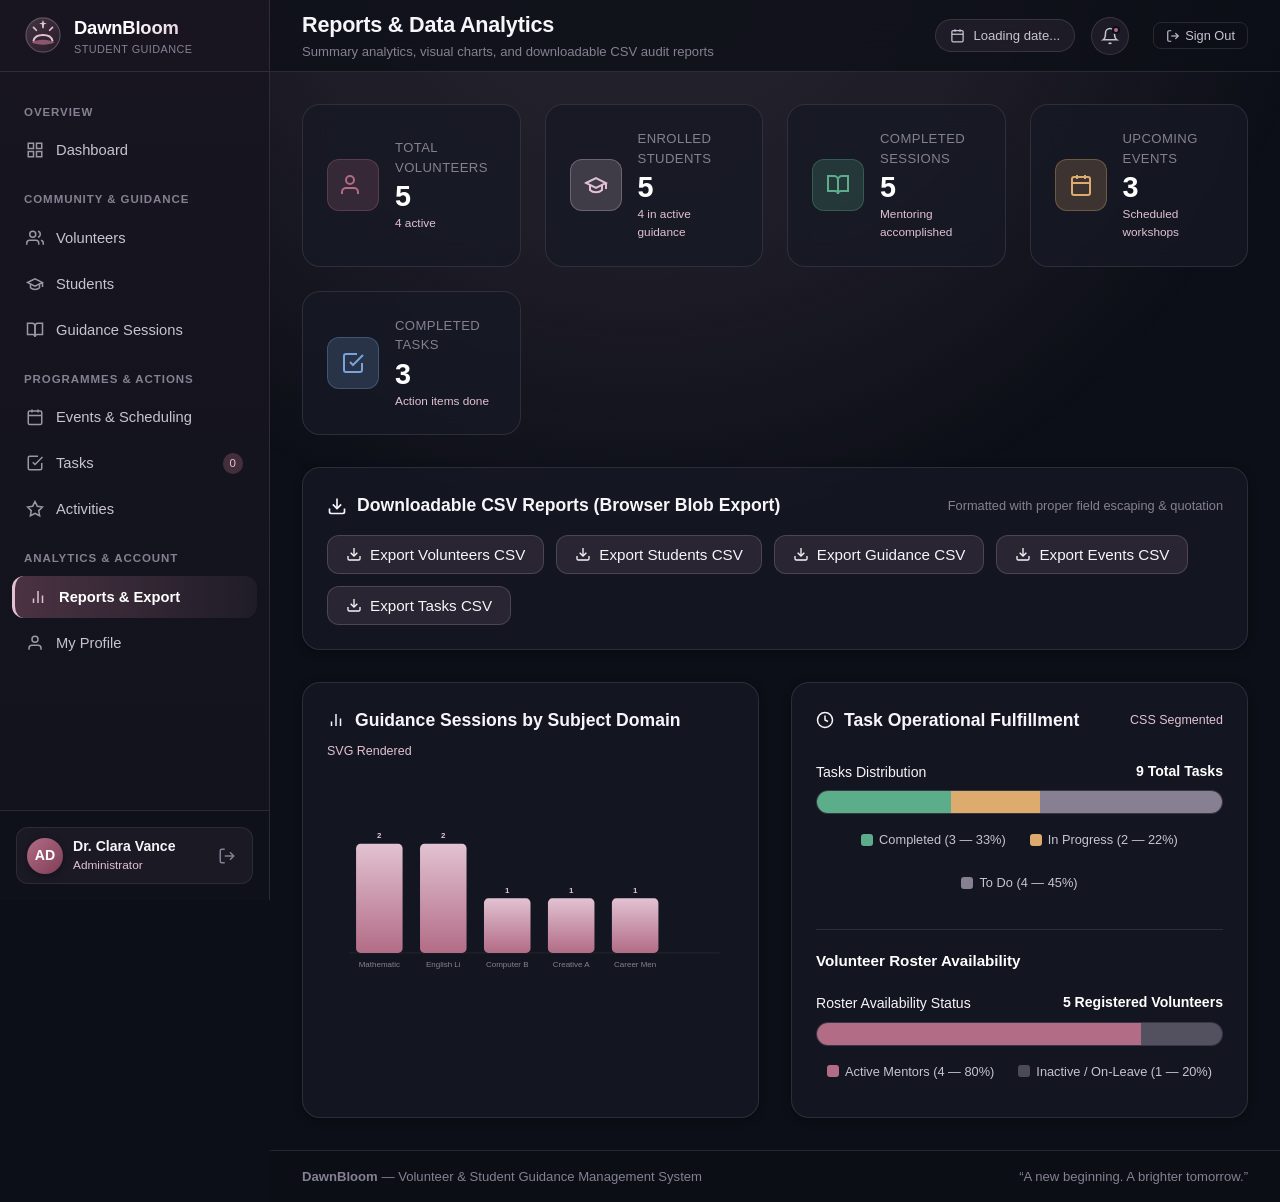
<file: reports.html>
<!DOCTYPE html>
<html lang="en">
<head>
  <meta charset="UTF-8">
  <meta name="viewport" content="width=device-width, initial-scale=1.0">
  <title>Reports & Analytics — DawnBloom</title>
  <link rel="stylesheet" href="css/style.css">
</head>
<body>
  <div class="app-container">
    <!-- Sidebar -->
    <aside class="app-sidebar">
      <div class="sidebar-header">
        <a href="dashboard.html" class="sidebar-brand">
          <svg class="sidebar-logo" viewBox="0 0 40 40" fill="none" xmlns="http://www.w3.org/2000/svg">
            <defs>
              <linearGradient id="sbSunGrad" x1="0" y1="0" x2="40" y2="40" gradientUnits="userSpaceOnUse">
                <stop offset="0%" stop-color="#E2C2D2"/>
                <stop offset="50%" stop-color="#B26C86"/>
                <stop offset="100%" stop-color="#4B3D4F"/>
              </linearGradient>
            </defs>
            <circle cx="20" cy="20" r="18" fill="url(#sbSunGrad)" fill-opacity="0.2" stroke="rgba(226, 194, 210, 0.3)" stroke-width="1.2"/>
            <path d="M10 26 C12 18, 28 18, 30 26" stroke="#E2C2D2" stroke-width="2" stroke-linecap="round" fill="none"/>
            <path d="M20 12 L20 8 M13 15 L10 12 M27 15 L30 12" stroke="#E2C2D2" stroke-width="1.8" stroke-linecap="round"/>
            <path d="M8 28 C14 24, 26 24, 32 28 C26 31, 14 31, 8 28 Z" fill="#B26C86" fill-opacity="0.7"/>
            <path d="M20 4 L21 7 L24 8 L21 9 L20 12 L19 9 L16 8 L19 7 Z" fill="#E2C2D2"/>
          </svg>
          <div class="brand-text-wrap">
            <span class="brand-name">DawnBloom</span>
            <span class="brand-tagline">Student Guidance</span>
          </div>
        </a>
      </div>

      <nav class="sidebar-nav">
        <span class="nav-section-title">Overview</span>
        <a href="dashboard.html" class="nav-item">
          <svg viewBox="0 0 24 24" fill="none" stroke="currentColor" stroke-width="2"><rect x="3" y="3" width="7" height="7"></rect><rect x="14" y="3" width="7" height="7"></rect><rect x="14" y="14" width="7" height="7"></rect><rect x="3" y="14" width="7" height="7"></rect></svg>
          <span>Dashboard</span>
        </a>

        <span class="nav-section-title">Community & Guidance</span>
        <a href="volunteers.html" class="nav-item">
          <svg viewBox="0 0 24 24" fill="none" stroke="currentColor" stroke-width="2"><path d="M17 21v-2a4 4 0 0 0-4-4H5a4 4 0 0 0-4 4v2"></path><circle cx="9" cy="7" r="4"></circle><path d="M23 21v-2a4 4 0 0 0-3-3.87"></path><path d="M16 3.13a4 4 0 0 1 0 7.75"></path></svg>
          <span>Volunteers</span>
        </a>
        <a href="students.html" class="nav-item">
          <svg viewBox="0 0 24 24" fill="none" stroke="currentColor" stroke-width="2"><path d="M22 10v6M2 10l10-5 10 5-10 5z"></path><path d="M6 12v5c3 3 9 3 12 0v-5"></path></svg>
          <span>Students</span>
        </a>
        <a href="guidance.html" class="nav-item">
          <svg viewBox="0 0 24 24" fill="none" stroke="currentColor" stroke-width="2"><path d="M2 3h6a4 4 0 0 1 4 4v14a3 3 0 0 0-3-3H2z"></path><path d="M22 3h-6a4 4 0 0 0-4 4v14a3 3 0 0 1 3-3h7z"></path></svg>
          <span>Guidance Sessions</span>
        </a>

        <span class="nav-section-title">Programmes & Actions</span>
        <a href="events.html" class="nav-item">
          <svg viewBox="0 0 24 24" fill="none" stroke="currentColor" stroke-width="2"><rect x="3" y="4" width="18" height="18" rx="2" ry="2"></rect><line x1="16" y1="2" x2="16" y2="6"></line><line x1="8" y1="2" x2="8" y2="6"></line><line x1="3" y1="10" x2="21" y2="10"></line></svg>
          <span>Events & Scheduling</span>
        </a>
        <a href="tasks.html" class="nav-item">
          <svg viewBox="0 0 24 24" fill="none" stroke="currentColor" stroke-width="2"><path d="M9 11l3 3L22 4"></path><path d="M21 12v7a2 2 0 0 1-2 2H5a2 2 0 0 1-2-2V5a2 2 0 0 1 2-2h11"></path></svg>
          <span>Tasks</span>
          <span class="nav-badge" id="navTaskBadge">0</span>
        </a>
        <a href="activities.html" class="nav-item">
          <svg viewBox="0 0 24 24" fill="none" stroke="currentColor" stroke-width="2"><polygon points="12 2 15.09 8.26 22 9.27 17 14.14 18.18 21.02 12 17.77 5.82 21.02 7 14.14 2 9.27 8.91 8.26 12 2"></polygon></svg>
          <span>Activities</span>
        </a>

        <span class="nav-section-title">Analytics & Account</span>
        <a href="reports.html" class="nav-item active">
          <svg viewBox="0 0 24 24" fill="none" stroke="currentColor" stroke-width="2"><line x1="18" y1="20" x2="18" y2="10"></line><line x1="12" y1="20" x2="12" y2="4"></line><line x1="6" y1="20" x2="6" y2="14"></line></svg>
          <span>Reports & Export</span>
        </a>
        <a href="profile.html" class="nav-item">
          <svg viewBox="0 0 24 24" fill="none" stroke="currentColor" stroke-width="2"><path d="M20 21v-2a4 4 0 0 0-4-4H8a4 4 0 0 0-4 4v2"></path><circle cx="12" cy="7" r="4"></circle></svg>
          <span>My Profile</span>
        </a>
      </nav>

      <div class="sidebar-footer">
        <div class="user-mini-card">
          <div class="user-avatar" id="sidebarUserAvatar">AD</div>
          <div class="user-mini-details">
            <div class="user-mini-name" id="sidebarUserName">Dr. Clara Vance</div>
            <div class="user-mini-role" id="sidebarUserRole">Administrator</div>
          </div>
          <button type="button" class="btn-sidebar-logout" id="sidebarLogoutBtn" aria-label="Sign out">
            <svg width="18" height="18" viewBox="0 0 24 24" fill="none" stroke="currentColor" stroke-width="2"><path d="M9 21H5a2 2 0 0 1-2-2V5a2 2 0 0 1 2-2h4"></path><polyline points="16 17 21 12 16 7"></polyline><line x1="21" y1="12" x2="9" y2="12"></line></svg>
          </button>
        </div>
      </div>
    </aside>

    <!-- Main Content Area -->
    <main class="app-main">
      <header class="app-header">
        <div class="header-left">
          <button type="button" class="btn-mobile-toggle" id="mobileSidebarToggle" aria-label="Toggle navigation menu">
            <svg width="20" height="20" viewBox="0 0 24 24" fill="none" stroke="currentColor" stroke-width="2"><line x1="3" y1="12" x2="21" y2="12"></line><line x1="3" y1="6" x2="21" y2="6"></line><line x1="3" y1="18" x2="21" y2="18"></line></svg>
          </button>
          <div class="page-title-wrap">
            <h1>Reports & Data Analytics</h1>
            <p>Summary analytics, visual charts, and downloadable CSV audit reports</p>
          </div>
        </div>

        <div class="header-right">
          <div class="header-date-badge">
            <svg width="15" height="15" viewBox="0 0 24 24" fill="none" stroke="currentColor" stroke-width="2"><rect x="3" y="4" width="18" height="18" rx="2" ry="2"></rect><line x1="16" y1="2" x2="16" y2="6"></line><line x1="8" y1="2" x2="8" y2="6"></line><line x1="3" y1="10" x2="21" y2="10"></line></svg>
            <span id="currentDateDisplay">Loading date...</span>
          </div>

          <div class="header-notifications">
            <button type="button" class="btn-header-icon" id="headerNotifBtn" aria-label="View notifications">
              <svg width="18" height="18" viewBox="0 0 24 24" fill="none" stroke="currentColor" stroke-width="2"><path d="M18 8A6 6 0 0 0 6 8c0 7-3 9-3 9h18s-3-2-3-9"></path><path d="M13.73 21a2 2 0 0 1-3.46 0"></path></svg>
              <span class="notification-indicator"></span>
            </button>
            <div class="notification-dropdown" id="headerNotifDropdown">
              <div class="notification-dropdown-header">
                <span>Recent System Activities</span>
              </div>
              <ul class="notification-list" id="headerNotifList"></ul>
            </div>
          </div>
          <button type="button" class="btn btn-outline btn-sm btn-logout" id="headerLogoutBtn" style="padding: 5px 12px; font-size: 0.8rem; margin-left: 8px; display: flex; align-items: center; gap: 5px;" title="Sign out of account">
            <svg width="14" height="14" viewBox="0 0 24 24" fill="none" stroke="currentColor" stroke-width="2"><path d="M9 21H5a2 2 0 0 1-2-2V5a2 2 0 0 1 2-2h4"></path><polyline points="16 17 21 12 16 7"></polyline><line x1="21" y1="12" x2="9" y2="12"></line></svg>
            <span>Sign Out</span>
          </button>
        </div>
      </header>

      <div class="page-body">
        <!-- Live Metrics Cards -->
        <div class="stats-grid">
          <div class="stat-card">
            <div class="stat-icon-wrap stat-icon-volunteers">
              <svg width="24" height="24" viewBox="0 0 24 24" fill="none" stroke="currentColor" stroke-width="2"><path d="M17 21v-2a4 4 0 0 0-4-4H5a4 4 0 0 0-4 4v2"></path><circle cx="9" cy="7" r="4"></circle></svg>
            </div>
            <div class="stat-info">
              <span class="stat-label">Total Volunteers</span>
              <span class="stat-value" id="repTotalVolunteers">0</span>
              <span class="stat-context" id="repActiveVolunteers">0 active</span>
            </div>
          </div>

          <div class="stat-card">
            <div class="stat-icon-wrap stat-icon-students">
              <svg width="24" height="24" viewBox="0 0 24 24" fill="none" stroke="currentColor" stroke-width="2"><path d="M22 10v6M2 10l10-5 10 5-10 5z"></path><path d="M6 12v5c3 3 9 3 12 0v-5"></path></svg>
            </div>
            <div class="stat-info">
              <span class="stat-label">Enrolled Students</span>
              <span class="stat-value" id="repTotalStudents">0</span>
              <span class="stat-context" id="repActiveStudents">0 receiving guidance</span>
            </div>
          </div>

          <div class="stat-card">
            <div class="stat-icon-wrap stat-icon-guidance">
              <svg width="24" height="24" viewBox="0 0 24 24" fill="none" stroke="currentColor" stroke-width="2"><path d="M2 3h6a4 4 0 0 1 4 4v14a3 3 0 0 0-3-3H2z"></path><path d="M22 3h-6a4 4 0 0 0-4 4v14a3 3 0 0 1 3-3h7z"></path></svg>
            </div>
            <div class="stat-info">
              <span class="stat-label">Completed Sessions</span>
              <span class="stat-value" id="repCompletedGuidance">0</span>
              <span class="stat-context">Mentoring accomplished</span>
            </div>
          </div>

          <div class="stat-card">
            <div class="stat-icon-wrap stat-icon-events">
              <svg width="24" height="24" viewBox="0 0 24 24" fill="none" stroke="currentColor" stroke-width="2"><rect x="3" y="4" width="18" height="18" rx="2" ry="2"></rect><line x1="16" y1="2" x2="16" y2="6"></line><line x1="8" y1="2" x2="8" y2="6"></line><line x1="3" y1="10" x2="21" y2="10"></line></svg>
            </div>
            <div class="stat-info">
              <span class="stat-label">Upcoming Events</span>
              <span class="stat-value" id="repUpcomingEvents">0</span>
              <span class="stat-context">Scheduled workshops</span>
            </div>
          </div>

          <div class="stat-card">
            <div class="stat-icon-wrap stat-icon-tasks">
              <svg width="24" height="24" viewBox="0 0 24 24" fill="none" stroke="currentColor" stroke-width="2"><path d="M9 11l3 3L22 4"></path><path d="M21 12v7a2 2 0 0 1-2 2H5a2 2 0 0 1-2-2V5a2 2 0 0 1 2-2h11"></path></svg>
            </div>
            <div class="stat-info">
              <span class="stat-label">Completed Tasks</span>
              <span class="stat-value" id="repCompletedTasks">0</span>
              <span class="stat-context">Action items done</span>
            </div>
          </div>
        </div>

        <!-- Export CSV Actions Section -->
        <div class="card" style="margin-bottom: var(--space-xl);">
          <div class="card-header">
            <h3 class="card-title">
              <svg width="20" height="20" viewBox="0 0 24 24" fill="none" stroke="currentColor" stroke-width="2"><path d="M21 15v4a2 2 0 0 1-2 2H5a2 2 0 0 1-2-2v-4"></path><polyline points="7 10 12 15 17 10"></polyline><line x1="12" y1="15" x2="12" y2="3"></line></svg>
              Downloadable CSV Reports (Browser Blob Export)
            </h3>
            <span style="font-size: 0.8rem; color: var(--text-muted);">Formatted with proper field escaping & quotation</span>
          </div>

          <div style="display: flex; gap: var(--space-sm); flex-wrap: wrap;">
            <button type="button" class="btn btn-secondary" id="btnExportVolunteers">
              <svg width="16" height="16" viewBox="0 0 24 24" fill="none" stroke="currentColor" stroke-width="2"><path d="M21 15v4a2 2 0 0 1-2 2H5a2 2 0 0 1-2-2v-4"></path><polyline points="7 10 12 15 17 10"></polyline><line x1="12" y1="15" x2="12" y2="3"></line></svg>
              Export Volunteers CSV
            </button>

            <button type="button" class="btn btn-secondary" id="btnExportStudents">
              <svg width="16" height="16" viewBox="0 0 24 24" fill="none" stroke="currentColor" stroke-width="2"><path d="M21 15v4a2 2 0 0 1-2 2H5a2 2 0 0 1-2-2v-4"></path><polyline points="7 10 12 15 17 10"></polyline><line x1="12" y1="15" x2="12" y2="3"></line></svg>
              Export Students CSV
            </button>

            <button type="button" class="btn btn-secondary" id="btnExportGuidance">
              <svg width="16" height="16" viewBox="0 0 24 24" fill="none" stroke="currentColor" stroke-width="2"><path d="M21 15v4a2 2 0 0 1-2 2H5a2 2 0 0 1-2-2v-4"></path><polyline points="7 10 12 15 17 10"></polyline><line x1="12" y1="15" x2="12" y2="3"></line></svg>
              Export Guidance CSV
            </button>

            <button type="button" class="btn btn-secondary" id="btnExportEvents">
              <svg width="16" height="16" viewBox="0 0 24 24" fill="none" stroke="currentColor" stroke-width="2"><path d="M21 15v4a2 2 0 0 1-2 2H5a2 2 0 0 1-2-2v-4"></path><polyline points="7 10 12 15 17 10"></polyline><line x1="12" y1="15" x2="12" y2="3"></line></svg>
              Export Events CSV
            </button>

            <button type="button" class="btn btn-secondary" id="btnExportTasks">
              <svg width="16" height="16" viewBox="0 0 24 24" fill="none" stroke="currentColor" stroke-width="2"><path d="M21 15v4a2 2 0 0 1-2 2H5a2 2 0 0 1-2-2v-4"></path><polyline points="7 10 12 15 17 10"></polyline><line x1="12" y1="15" x2="12" y2="3"></line></svg>
              Export Tasks CSV
            </button>
          </div>
        </div>

        <!-- Custom Visual SVG & CSS Charts -->
        <div style="display: grid; grid-template-columns: repeat(auto-fit, minmax(420px, 1fr)); gap: var(--space-xl);">
          <!-- Guidance Subject Bar Chart -->
          <div class="card">
            <div class="card-header">
              <h3 class="card-title">
                <svg width="18" height="18" viewBox="0 0 24 24" fill="none" stroke="currentColor" stroke-width="2"><line x1="18" y1="20" x2="18" y2="10"></line><line x1="12" y1="20" x2="12" y2="4"></line><line x1="6" y1="20" x2="6" y2="14"></line></svg>
                Guidance Sessions by Subject Domain
              </h3>
              <span style="font-size: 0.78rem; color: var(--c-blush-pink);">SVG Rendered</span>
            </div>
            <div id="chartGuidanceContainer" class="chart-container">
              <!-- SVG chart inserted dynamically -->
            </div>
          </div>

          <!-- Task Status Breakdown -->
          <div class="card">
            <div class="card-header">
              <h3 class="card-title">
                <svg width="18" height="18" viewBox="0 0 24 24" fill="none" stroke="currentColor" stroke-width="2"><circle cx="12" cy="12" r="10"></circle><polyline points="12 6 12 12 16 14"></polyline></svg>
                Task Operational Fulfillment
              </h3>
              <span style="font-size: 0.78rem; color: var(--c-blush-pink);">CSS Segmented</span>
            </div>
            <div id="chartTaskContainer">
              <!-- Segmented distribution inserted dynamically -->
            </div>

            <!-- Volunteer Roster Breakdown -->
            <div style="margin-top: 24px; padding-top: 20px; border-top: 1px solid var(--border-subtle);">
              <div class="card-header" style="margin-bottom: 8px;">
                <h4 style="font-size: 0.95rem; font-weight: 600; color: #fff;">Volunteer Roster Availability</h4>
              </div>
              <div id="chartVolunteerContainer">
                <!-- Segmented distribution inserted dynamically -->
              </div>
            </div>
          </div>
        </div>
      </div>

      <footer class="app-footer">
        <div><strong>DawnBloom</strong> — Volunteer & Student Guidance Management System</div>
        <div><span>“A new beginning. A brighter tomorrow.”</span></div>
      </footer>
    </main>
  </div>

  <script src="js/storage.js"></script>
  <script src="js/auth.js"></script>
  <script src="js/common.js"></script>
  <script src="js/reports.js"></script>
</body>
</html>
</file>
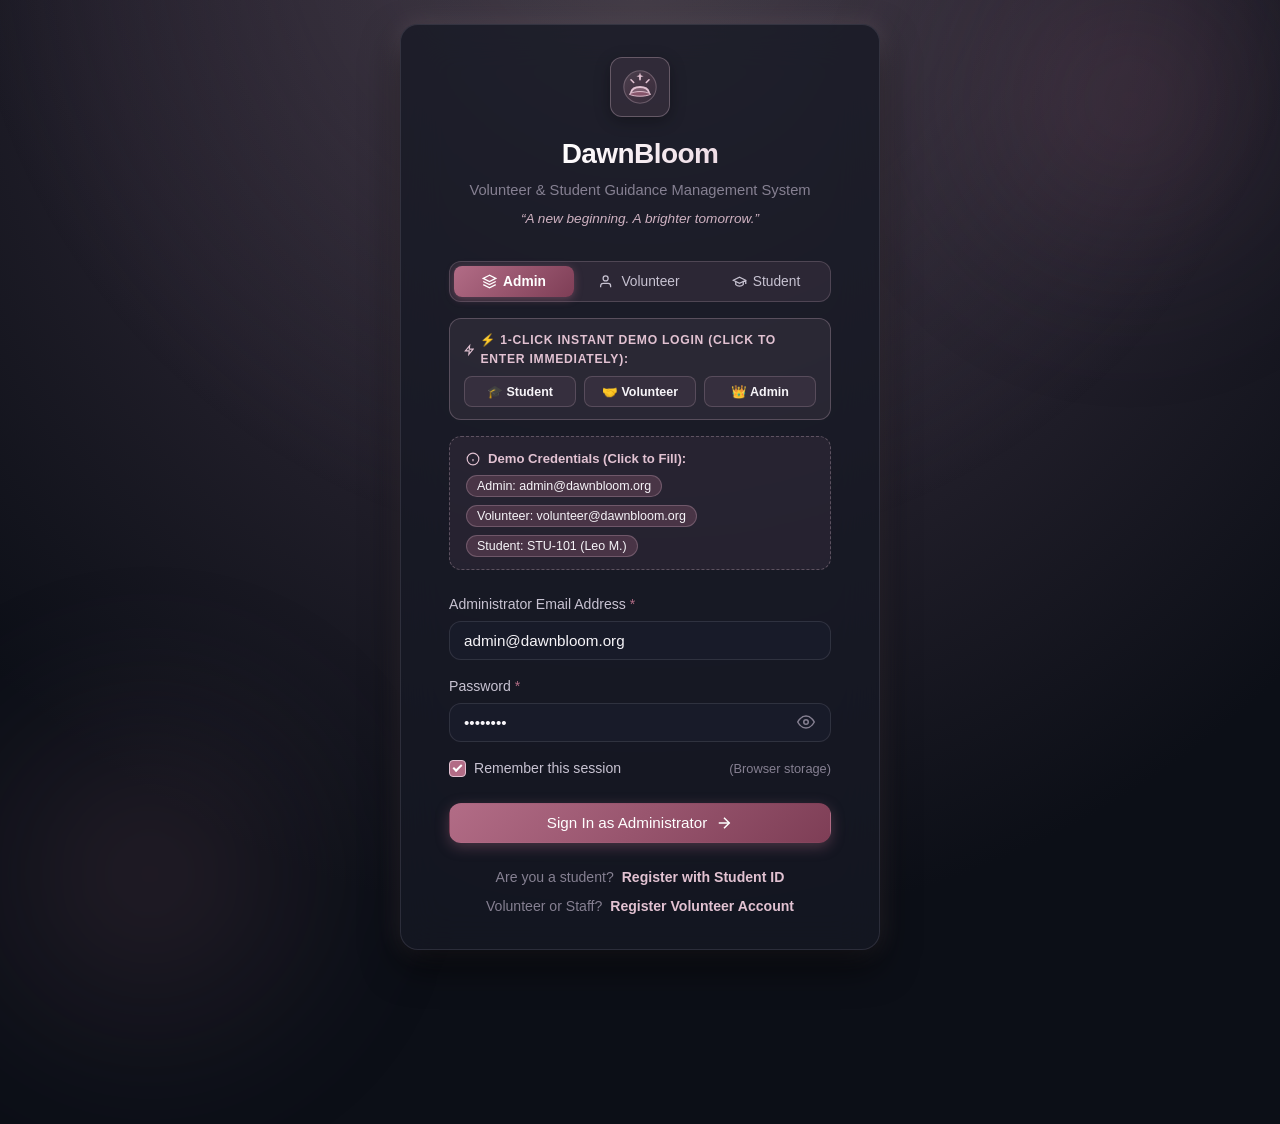
<file: student-dashboard.html>
<!DOCTYPE html>
<html lang="en">
<head>
  <meta charset="UTF-8">
  <meta name="viewport" content="width=device-width, initial-scale=1.0">
  <title>Student Dashboard — DawnBloom Volunteer & Student Guidance</title>
  <link rel="stylesheet" href="css/style.css">
</head>
<body>
  <div class="app-container">
    <!-- Sidebar -->
    <aside class="app-sidebar">
      <div class="sidebar-header">
        <a href="student-dashboard.html" class="sidebar-brand">
          <svg class="sidebar-logo" viewBox="0 0 40 40" fill="none" xmlns="http://www.w3.org/2000/svg">
            <defs>
              <linearGradient id="sbSunGrad" x1="0" y1="0" x2="40" y2="40" gradientUnits="userSpaceOnUse">
                <stop offset="0%" stop-color="#E2C2D2"/>
                <stop offset="50%" stop-color="#B26C86"/>
                <stop offset="100%" stop-color="#4B3D4F"/>
              </linearGradient>
            </defs>
            <circle cx="20" cy="20" r="18" fill="url(#sbSunGrad)" fill-opacity="0.2" stroke="rgba(226, 194, 210, 0.3)" stroke-width="1.2"/>
            <path d="M10 26 C12 18, 28 18, 30 26" stroke="#E2C2D2" stroke-width="2" stroke-linecap="round" fill="none"/>
            <path d="M20 12 L20 8 M13 15 L10 12 M27 15 L30 12" stroke="#E2C2D2" stroke-width="1.8" stroke-linecap="round"/>
            <path d="M8 28 C14 24, 26 24, 32 28 C26 31, 14 31, 8 28 Z" fill="#B26C86" fill-opacity="0.7"/>
            <path d="M20 4 L21 7 L24 8 L21 9 L20 12 L19 9 L16 8 L19 7 Z" fill="#E2C2D2"/>
          </svg>
          <div class="brand-text-wrap">
            <span class="brand-name">DawnBloom</span>
            <span class="brand-tagline">Student Portal</span>
          </div>
        </a>
      </div>

      <nav class="sidebar-nav">
        <span class="nav-section-title">My Learning Portal</span>
        <a href="#sectionOverview" class="nav-item active">
          <svg viewBox="0 0 24 24" fill="none" stroke="currentColor" stroke-width="2"><rect x="3" y="3" width="7" height="7"></rect><rect x="14" y="3" width="7" height="7"></rect><rect x="14" y="14" width="7" height="7"></rect><rect x="3" y="14" width="7" height="7"></rect></svg>
          <span>Dashboard Overview</span>
        </a>
        <a href="#sectionMentor" class="nav-item">
          <svg viewBox="0 0 24 24" fill="none" stroke="currentColor" stroke-width="2"><path d="M17 21v-2a4 4 0 0 0-4-4H5a4 4 0 0 0-4 4v2"></path><circle cx="9" cy="7" r="4"></circle><path d="M23 21v-2a4 4 0 0 0-3-3.87"></path><path d="M16 3.13a4 4 0 0 1 0 7.75"></path></svg>
          <span>My Assigned Mentor</span>
        </a>
        <a href="#sectionGuidanceSessions" class="nav-item">
          <svg viewBox="0 0 24 24" fill="none" stroke="currentColor" stroke-width="2"><path d="M2 3h6a4 4 0 0 1 4 4v14a3 3 0 0 0-3-3H2z"></path><path d="M22 3h-6a4 4 0 0 0-4 4v14a3 3 0 0 1 3-3h7z"></path></svg>
          <span>Guidance Sessions</span>
        </a>
        <a href="#sectionEvents" class="nav-item">
          <svg viewBox="0 0 24 24" fill="none" stroke="currentColor" stroke-width="2"><rect x="3" y="4" width="18" height="18" rx="2" ry="2"></rect><line x1="16" y1="2" x2="16" y2="6"></line><line x1="8" y1="2" x2="8" y2="6"></line><line x1="3" y1="10" x2="21" y2="10"></line></svg>
          <span>Events & Activities</span>
        </a>
        <a href="#sectionTasks" class="nav-item">
          <svg viewBox="0 0 24 24" fill="none" stroke="currentColor" stroke-width="2"><path d="M9 11l3 3L22 4"></path><path d="M21 12v7a2 2 0 0 1-2 2H5a2 2 0 0 1-2-2V5a2 2 0 0 1 2-2h11"></path></svg>
          <span>Assigned Tasks</span>
        </a>
        <a href="#sectionProgress" class="nav-item">
          <svg viewBox="0 0 24 24" fill="none" stroke="currentColor" stroke-width="2"><polygon points="12 2 15.09 8.26 22 9.27 17 14.14 18.18 21.02 12 17.77 5.82 21.02 7 14.14 2 9.27 8.91 8.26 12 2"></polygon></svg>
          <span>Progress & Milestones</span>
        </a>
        <a href="#sectionProfile" class="nav-item">
          <svg viewBox="0 0 24 24" fill="none" stroke="currentColor" stroke-width="2"><path d="M20 21v-2a4 4 0 0 0-4-4H8a4 4 0 0 0-4 4v2"></path><circle cx="12" cy="7" r="4"></circle></svg>
          <span>My Profile</span>
        </a>
      </nav>

      <div class="sidebar-footer">
        <div class="user-mini-card">
          <div class="user-avatar" id="sidebarUserAvatar">ST</div>
          <div class="user-mini-details">
            <div class="user-mini-name" id="sidebarUserName">Student</div>
            <div class="user-mini-role" id="sidebarUserRole">Student Portal</div>
          </div>
          <button type="button" class="btn-sidebar-logout" id="sidebarLogoutBtn" aria-label="Sign out">
            <svg width="18" height="18" viewBox="0 0 24 24" fill="none" stroke="currentColor" stroke-width="2"><path d="M9 21H5a2 2 0 0 1-2-2V5a2 2 0 0 1 2-2h4"></path><polyline points="16 17 21 12 16 7"></polyline><line x1="21" y1="12" x2="9" y2="12"></line></svg>
          </button>
        </div>
      </div>
    </aside>

    <!-- Main Content Area -->
    <main class="app-main">
      <!-- Header -->
      <header class="app-header">
        <div class="header-left">
          <button type="button" class="btn-mobile-toggle" id="mobileSidebarToggle" aria-label="Toggle navigation menu">
            <svg width="20" height="20" viewBox="0 0 24 24" fill="none" stroke="currentColor" stroke-width="2"><line x1="3" y1="12" x2="21" y2="12"></line><line x1="3" y1="6" x2="21" y2="6"></line><line x1="3" y1="18" x2="21" y2="18"></line></svg>
          </button>
          <div class="page-title-wrap">
            <h1>Student Guidance Dashboard</h1>
            <p>Your personal learning path, guidance sessions, and developmental milestones</p>
          </div>
        </div>

        <div class="header-right">
          <div class="header-date-badge">
            <svg width="15" height="15" viewBox="0 0 24 24" fill="none" stroke="currentColor" stroke-width="2"><rect x="3" y="4" width="18" height="18" rx="2" ry="2"></rect><line x1="16" y1="2" x2="16" y2="6"></line><line x1="8" y1="2" x2="8" y2="6"></line><line x1="3" y1="10" x2="21" y2="10"></line></svg>
            <span id="currentDateDisplay">Loading date...</span>
          </div>

          <!-- Notification Menu -->
          <div class="header-notifications">
            <button type="button" class="btn-header-icon" id="headerNotifBtn" aria-label="View recent activity notifications">
              <svg width="18" height="18" viewBox="0 0 24 24" fill="none" stroke="currentColor" stroke-width="2"><path d="M18 8A6 6 0 0 0 6 8c0 7-3 9-3 9h18s-3-2-3-9"></path><path d="M13.73 21a2 2 0 0 1-3.46 0"></path></svg>
              <span class="notification-indicator"></span>
            </button>
            <div class="notification-dropdown" id="headerNotifDropdown">
              <div class="notification-dropdown-header">
                <span>Recent System Activities</span>
              </div>
              <ul class="notification-list" id="headerNotifList">
                <li class="notification-item">Loading activities...</li>
              </ul>
            </div>
          </div>

          <div style="display: flex; align-items: center; gap: 8px; margin-left: 8px;">
            <div class="user-avatar" id="topbarStudentInitials" style="width: 36px; height: 36px; font-size: 0.85rem;">ST</div>
            <span id="topbarStudentName" style="font-size: 0.88rem; font-weight: 600; color: #fff; display: none;">Student</span>
            <button type="button" class="btn btn-outline btn-sm btn-logout" id="headerLogoutBtn" style="padding: 5px 12px; font-size: 0.8rem; display: flex; align-items: center; gap: 5px;" title="Sign out of student account">
              <svg width="14" height="14" viewBox="0 0 24 24" fill="none" stroke="currentColor" stroke-width="2"><path d="M9 21H5a2 2 0 0 1-2-2V5a2 2 0 0 1 2-2h4"></path><polyline points="16 17 21 12 16 7"></polyline><line x1="21" y1="12" x2="9" y2="12"></line></svg>
              <span>Sign Out</span>
            </button>
          </div>
        </div>
      </header>

      <!-- Page Content -->
      <div class="page-body">
        <!-- 1. Welcoming Banner with Student Name -->
        <div class="welcome-banner" id="sectionOverview">
          <div class="welcome-content">
            <h2 id="studentWelcomeGreeting">Welcome to DawnBloom!</h2>
            <p class="welcome-quote">“A new beginning. A brighter tomorrow.”</p>
            <p class="welcome-mission" id="studentBannerSubtitle">
              Your personal guidance and learning space. Connect with your mentor, prepare for upcoming tutoring sessions, and track your accomplishments.
            </p>
          </div>
        </div>

        <!-- 2. Metric Summary Cards -->
        <div class="stats-grid">
          <div class="stat-card">
            <div class="stat-header">
              <span class="stat-title">Assigned Mentor</span>
              <div class="stat-icon-wrap" style="background: rgba(178, 108, 134, 0.25);">
                <svg width="20" height="20" viewBox="0 0 24 24" fill="none" stroke="currentColor" stroke-width="2"><path d="M17 21v-2a4 4 0 0 0-4-4H5a4 4 0 0 0-4 4v2"></path><circle cx="9" cy="7" r="4"></circle></svg>
              </div>
            </div>
            <div class="stat-value" id="statMentorName" style="font-size: 1.3rem;">Sarah Jenkins</div>
            <div class="stat-footer" id="statMentorSkills">STEM Mentorship</div>
          </div>

          <div class="stat-card">
            <div class="stat-header">
              <span class="stat-title">Upcoming Guidance</span>
              <div class="stat-icon-wrap" style="background: rgba(92, 174, 139, 0.25);">
                <svg width="20" height="20" viewBox="0 0 24 24" fill="none" stroke="currentColor" stroke-width="2"><rect x="3" y="4" width="18" height="18" rx="2" ry="2"></rect><line x1="16" y1="2" x2="16" y2="6"></line><line x1="8" y1="2" x2="8" y2="6"></line><line x1="3" y1="10" x2="21" y2="10"></line></svg>
              </div>
            </div>
            <div class="stat-value" id="statUpcomingSessionsCount">1</div>
            <div class="stat-footer" id="statUpcomingSessionsDesc">Scheduled session</div>
          </div>

          <div class="stat-card">
            <div class="stat-header">
              <span class="stat-title">Active Learning Tasks</span>
              <div class="stat-icon-wrap" style="background: rgba(222, 171, 110, 0.25);">
                <svg width="20" height="20" viewBox="0 0 24 24" fill="none" stroke="currentColor" stroke-width="2"><path d="M9 11l3 3L22 4"></path><path d="M21 12v7a2 2 0 0 1-2 2H5a2 2 0 0 1-2-2V5a2 2 0 0 1 2-2h11"></path></svg>
              </div>
            </div>
            <div class="stat-value" id="statActiveTasksCount">2</div>
            <div class="stat-footer" id="statActiveTasksDesc">Assigned by mentor</div>
          </div>

          <div class="stat-card">
            <div class="stat-header">
              <span class="stat-title">Learning Goals Progress</span>
              <div class="stat-icon-wrap" style="background: rgba(121, 163, 219, 0.25);">
                <svg width="20" height="20" viewBox="0 0 24 24" fill="none" stroke="currentColor" stroke-width="2"><polygon points="12 2 15.09 8.26 22 9.27 17 14.14 18.18 21.02 12 17.77 5.82 21.02 7 14.14 2 9.27 8.91 8.26 12 2"></polygon></svg>
              </div>
            </div>
            <div class="stat-value" id="statProgressPercent">75%</div>
            <div class="stat-footer" id="statProgressDesc">On track for semester</div>
          </div>
        </div>

        <!-- 3. Assigned Mentor Section -->
        <div class="content-card" id="sectionMentor" style="margin-bottom: var(--space-xl);">
          <div class="card-header">
            <div>
              <h2 class="card-title">My Assigned Volunteer Mentor</h2>
              <p class="card-subtitle">Your designated guide for academic mentoring and personal encouragement</p>
            </div>
          </div>
          <div class="card-body">
            <div id="mentorCardContainer">
              <p style="color: var(--text-muted);">Loading assigned mentor...</p>
            </div>
          </div>
        </div>

        <!-- 4. Upcoming Guidance Sessions Section -->
        <div class="content-card" id="sectionGuidanceSessions" style="margin-bottom: var(--space-xl);">
          <div class="card-header">
            <div>
              <h2 class="card-title">Upcoming Guidance Sessions</h2>
              <p class="card-subtitle">Scheduled one-on-one and group mentoring classes tailored for you</p>
            </div>
          </div>
          <div class="card-body">
            <div id="upcomingSessionsContainer">
              <p style="color: var(--text-muted);">Loading guidance schedule...</p>
            </div>
          </div>
        </div>

        <!-- 5. Assigned Tasks Section -->
        <div class="content-card" id="sectionTasks" style="margin-bottom: var(--space-xl);">
          <div class="card-header">
            <div>
              <h2 class="card-title">Assigned Learning Tasks & Practice</h2>
              <p class="card-subtitle">Complete your practice exercises and mark them as finished to update your progress</p>
            </div>
          </div>
          <div class="card-body">
            <div id="studentTaskList" class="student-task-list">
              <p style="color: var(--text-muted);">Loading assigned tasks...</p>
            </div>
          </div>
        </div>

        <!-- 6. Upcoming Events & Activities Section -->
        <div class="content-card" id="sectionEvents" style="margin-bottom: var(--space-xl);">
          <div class="card-header">
            <div>
              <h2 class="card-title">Upcoming Events & Developmental Activities</h2>
              <p class="card-subtitle">Workshops, reading circles, and community sports you can take part in</p>
            </div>
          </div>
          <div class="card-body">
            <div id="studentEventsContainer">
              <p style="color: var(--text-muted);">Loading upcoming events...</p>
            </div>
          </div>
        </div>

        <!-- 7. Progress & Milestones Section -->
        <div class="content-card" id="sectionProgress" style="margin-bottom: var(--space-xl);">
          <div class="card-header">
            <div>
              <h2 class="card-title">Guidance Progress & Learning Milestones</h2>
              <p class="card-subtitle">Review your completed guidance sessions, activities, and achievements</p>
            </div>
          </div>
          <div class="card-body">
            <!-- Progress Bar -->
            <div style="background: rgba(22, 25, 36, 0.8); border: 1px solid var(--border-subtle); border-radius: var(--radius-md); padding: 16px; margin-bottom: var(--space-lg);">
              <div style="display: flex; justify-content: space-between; align-items: center; margin-bottom: 8px;">
                <span style="font-weight: 600; color: #fff; font-size: 0.95rem;">Overall Term Progress</span>
                <span style="font-weight: 700; color: var(--c-blush-pink);" id="studentProgressPercentLabel">75% Completed</span>
              </div>
              <div class="progress-bar-wrap" style="height: 12px; background: rgba(75, 61, 79, 0.4);">
                <div class="progress-bar-fill" id="studentProgressBarFill" style="width: 75%; background: var(--grad-accent);"></div>
              </div>
              <div style="font-size: 0.78rem; color: var(--text-muted); margin-top: 8px;" id="studentProgressRatioLabel">
                2 guidance sessions completed • 2 tasks finished
              </div>
            </div>

            <!-- Milestone Badges Grid -->
            <div style="margin-bottom: var(--space-lg);">
              <h3 style="font-size: 0.95rem; font-weight: 600; color: var(--c-blush-pink); margin-bottom: 12px; text-transform: uppercase; letter-spacing: 0.5px;">Earned Guidance Badges</h3>
              <div class="milestones-grid">
                <div class="milestone-badge-card">
                  <div class="milestone-icon">🌟</div>
                  <div class="milestone-title">Curiosity Champion</div>
                  <div class="milestone-desc">Enrolled in DawnBloom guidance and attended introductory orientation.</div>
                  <div class="milestone-date">Earned • Semester 1</div>
                </div>

                <div class="milestone-badge-card">
                  <div class="milestone-icon">📐</div>
                  <div class="milestone-title">Math & Logic Spark</div>
                  <div class="milestone-desc">Successfully completed fractions and spatial diagnostic sessions.</div>
                  <div class="milestone-date">Earned • Oct 2026</div>
                </div>

                <div class="milestone-badge-card">
                  <div class="milestone-icon">📖</div>
                  <div class="milestone-title">Avid Reader</div>
                  <div class="milestone-desc">Active participant in library circle storytelling and reading tasks.</div>
                  <div class="milestone-date">In Progress • Oct 2026</div>
                </div>

                <div class="milestone-badge-card">
                  <div class="milestone-icon">🤝</div>
                  <div class="milestone-title">Team Spirit</div>
                  <div class="milestone-desc">Joined cooperative workshops and community group activities.</div>
                  <div class="milestone-date">Upcoming</div>
                </div>
              </div>
            </div>

            <!-- Completed Sessions History Log -->
            <div>
              <h3 style="font-size: 0.95rem; font-weight: 600; color: var(--c-blush-pink); margin-bottom: 10px; text-transform: uppercase; letter-spacing: 0.5px;">Completed Sessions Log</h3>
              <div id="completedSessionsHistory">
                <p style="color: var(--text-muted);">Loading completed sessions...</p>
              </div>
            </div>
          </div>
        </div>

        <!-- 8. Student Profile & Details Section -->
        <div class="content-card" id="sectionProfile">
          <div class="card-header">
            <div>
              <h2 class="card-title">My Student Profile & Guidance Details</h2>
              <p class="card-subtitle">Your personal guidance records and educational support information</p>
            </div>
            <button type="button" class="btn btn-outline btn-sm" id="btnOpenEditPreferences">
              <svg width="14" height="14" viewBox="0 0 24 24" fill="none" stroke="currentColor" stroke-width="2"><path d="M12 20h9"></path><path d="M16.5 3.5a2.121 2.121 0 0 1 3 3L7 19l-4 1 1-4L16.5 3.5z"></path></svg>
              Update Study Preferences
            </button>
          </div>
          <div class="card-body">
            <div id="studentProfileDetailsGrid" style="display: grid; grid-template-columns: repeat(auto-fit, minmax(220px, 1fr)); gap: var(--space-md);">
              <p style="color: var(--text-muted);">Loading profile records...</p>
            </div>
          </div>
        </div>
      </div>
    </main>
  </div>

  <!-- MODAL 1: Send Note to Mentor -->
  <div class="modal-overlay" id="modalMentorNote">
    <div class="modal-container" style="max-width: 480px;">
      <div class="modal-header">
        <h3 class="modal-title">Send Note to Mentor</h3>
        <button type="button" class="modal-close-btn" id="btnCloseMentorNote" aria-label="Close modal">&times;</button>
      </div>
      <form id="formMentorNote">
        <div class="modal-body">
          <p style="font-size: 0.86rem; color: var(--text-secondary); margin-bottom: var(--space-md);">
            Need help with a problem, have a study question, or want to prepare for your next session with <strong id="mentorNoteRecipientName" style="color: var(--c-blush-pink);">your mentor</strong>?
          </p>
          <div class="form-group">
            <label for="mentorNoteMessage" class="form-label">Your Message or Question <span class="req">*</span></label>
            <textarea id="mentorNoteMessage" class="form-control" rows="4" placeholder="e.g. Hi mentor, could we review word problems again during our next session? Thanks!" required></textarea>
          </div>
        </div>
        <div class="modal-footer">
          <button type="button" class="btn btn-outline btn-sm" id="btnCancelMentorNote">Cancel</button>
          <button type="submit" class="btn btn-primary btn-sm">
            <svg width="14" height="14" viewBox="0 0 24 24" fill="none" stroke="currentColor" stroke-width="2"><line x1="22" y1="2" x2="11" y2="13"></line><polygon points="22 2 15 22 11 13 2 9 22 2"></polygon></svg>
            Send Message
          </button>
        </div>
      </form>
    </div>
  </div>

  <!-- MODAL 2: Session Detail Modal -->
  <div class="modal-overlay" id="modalSessionDetail">
    <div class="modal-container" style="max-width: 500px;">
      <div class="modal-header">
        <h3 class="modal-title" id="sessionDetailTitle">Guidance Session Details</h3>
        <button type="button" class="modal-close-btn" id="btnCloseSessionDetail" aria-label="Close modal">&times;</button>
      </div>
      <div class="modal-body" id="sessionDetailContent">
        <p style="color: var(--text-muted);">Loading details...</p>
      </div>
      <div class="modal-footer">
        <button type="button" class="btn btn-primary btn-sm" id="btnOkSessionDetail">Close</button>
      </div>
    </div>
  </div>

  <!-- MODAL 3: Update Study Preferences -->
  <div class="modal-overlay" id="modalEditPreferences">
    <div class="modal-container" style="max-width: 480px;">
      <div class="modal-header">
        <h3 class="modal-title">Update Study Preferences & Goals</h3>
        <button type="button" class="modal-close-btn" id="btnCloseEditPreferences" aria-label="Close modal">&times;</button>
      </div>
      <form id="formEditPreferences">
        <div class="modal-body">
          <div class="form-group">
            <label for="prefInputSubjects" class="form-label">Subjects Needing Guidance</label>
            <input type="text" id="prefInputSubjects" class="form-control" placeholder="e.g. Mathematics, Basic Science, Reading">
          </div>
          <div class="form-group">
            <label for="prefInputGoals" class="form-label">Learning Goals & Support Notes</label>
            <textarea id="prefInputGoals" class="form-control" rows="3" placeholder="Tell your mentor what you want to improve on..."></textarea>
          </div>
        </div>
        <div class="modal-footer">
          <button type="button" class="btn btn-outline btn-sm" id="btnCancelEditPreferences">Cancel</button>
          <button type="submit" class="btn btn-primary btn-sm">Save Preferences</button>
        </div>
      </form>
    </div>
  </div>

  <!-- Core Scripts -->
  <script src="js/storage.js"></script>
  <script src="js/auth.js"></script>
  <script src="js/common.js"></script>
  <script src="js/student-dashboard.js"></script>
</body>
</html>
</file>
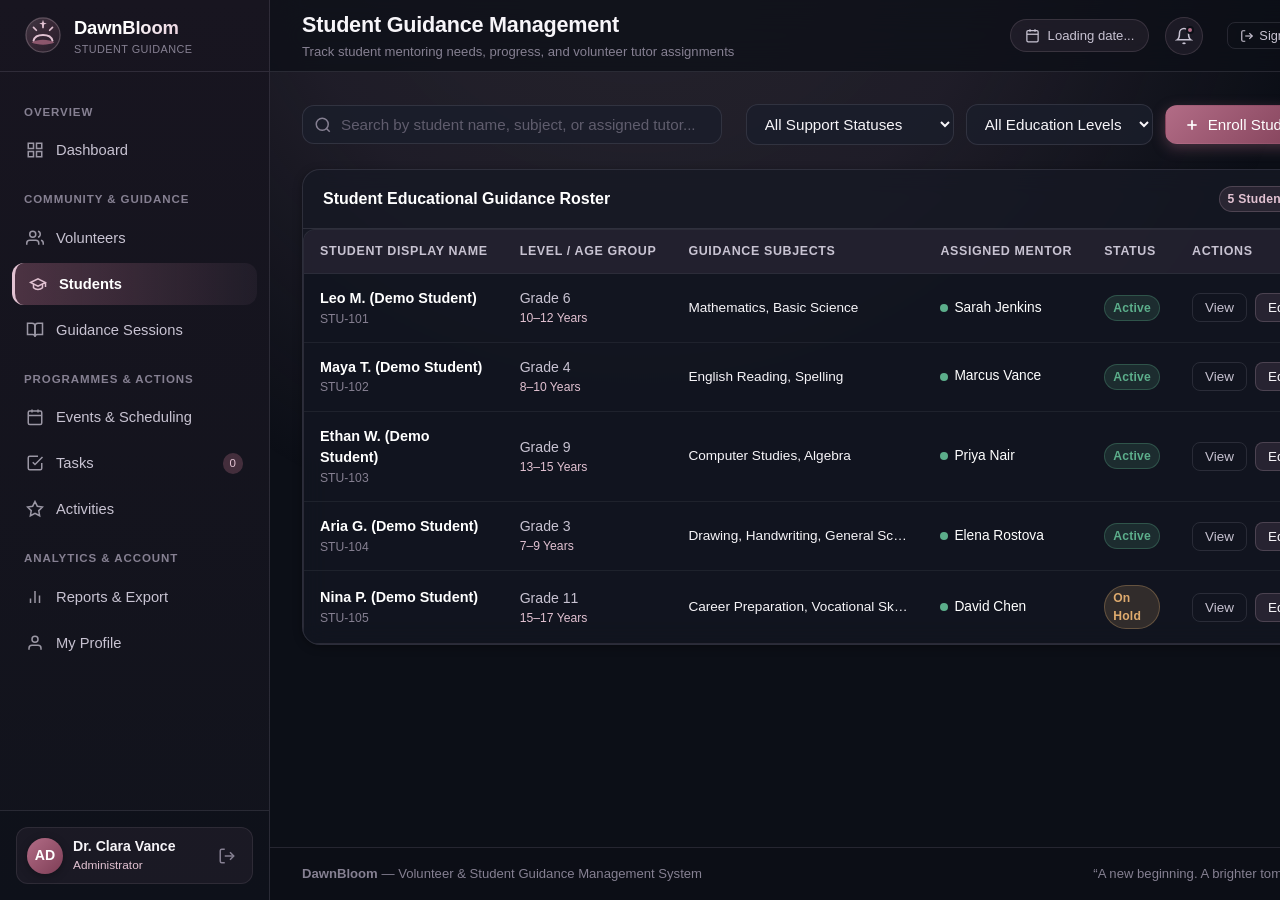
<file: students.html>
<!DOCTYPE html>
<html lang="en">
<head>
  <meta charset="UTF-8">
  <meta name="viewport" content="width=device-width, initial-scale=1.0">
  <title>Student Guidance Management — DawnBloom</title>
  <link rel="stylesheet" href="css/style.css">
</head>
<body>
  <div class="app-container">
    <!-- Sidebar -->
    <aside class="app-sidebar">
      <div class="sidebar-header">
        <a href="dashboard.html" class="sidebar-brand">
          <svg class="sidebar-logo" viewBox="0 0 40 40" fill="none" xmlns="http://www.w3.org/2000/svg">
            <defs>
              <linearGradient id="sbSunGrad" x1="0" y1="0" x2="40" y2="40" gradientUnits="userSpaceOnUse">
                <stop offset="0%" stop-color="#E2C2D2"/>
                <stop offset="50%" stop-color="#B26C86"/>
                <stop offset="100%" stop-color="#4B3D4F"/>
              </linearGradient>
            </defs>
            <circle cx="20" cy="20" r="18" fill="url(#sbSunGrad)" fill-opacity="0.2" stroke="rgba(226, 194, 210, 0.3)" stroke-width="1.2"/>
            <path d="M10 26 C12 18, 28 18, 30 26" stroke="#E2C2D2" stroke-width="2" stroke-linecap="round" fill="none"/>
            <path d="M20 12 L20 8 M13 15 L10 12 M27 15 L30 12" stroke="#E2C2D2" stroke-width="1.8" stroke-linecap="round"/>
            <path d="M8 28 C14 24, 26 24, 32 28 C26 31, 14 31, 8 28 Z" fill="#B26C86" fill-opacity="0.7"/>
            <path d="M20 4 L21 7 L24 8 L21 9 L20 12 L19 9 L16 8 L19 7 Z" fill="#E2C2D2"/>
          </svg>
          <div class="brand-text-wrap">
            <span class="brand-name">DawnBloom</span>
            <span class="brand-tagline">Student Guidance</span>
          </div>
        </a>
      </div>

      <nav class="sidebar-nav">
        <span class="nav-section-title">Overview</span>
        <a href="dashboard.html" class="nav-item">
          <svg viewBox="0 0 24 24" fill="none" stroke="currentColor" stroke-width="2"><rect x="3" y="3" width="7" height="7"></rect><rect x="14" y="3" width="7" height="7"></rect><rect x="14" y="14" width="7" height="7"></rect><rect x="3" y="14" width="7" height="7"></rect></svg>
          <span>Dashboard</span>
        </a>

        <span class="nav-section-title">Community & Guidance</span>
        <a href="volunteers.html" class="nav-item">
          <svg viewBox="0 0 24 24" fill="none" stroke="currentColor" stroke-width="2"><path d="M17 21v-2a4 4 0 0 0-4-4H5a4 4 0 0 0-4 4v2"></path><circle cx="9" cy="7" r="4"></circle><path d="M23 21v-2a4 4 0 0 0-3-3.87"></path><path d="M16 3.13a4 4 0 0 1 0 7.75"></path></svg>
          <span>Volunteers</span>
        </a>
        <a href="students.html" class="nav-item active">
          <svg viewBox="0 0 24 24" fill="none" stroke="currentColor" stroke-width="2"><path d="M22 10v6M2 10l10-5 10 5-10 5z"></path><path d="M6 12v5c3 3 9 3 12 0v-5"></path></svg>
          <span>Students</span>
        </a>
        <a href="guidance.html" class="nav-item">
          <svg viewBox="0 0 24 24" fill="none" stroke="currentColor" stroke-width="2"><path d="M2 3h6a4 4 0 0 1 4 4v14a3 3 0 0 0-3-3H2z"></path><path d="M22 3h-6a4 4 0 0 0-4 4v14a3 3 0 0 1 3-3h7z"></path></svg>
          <span>Guidance Sessions</span>
        </a>

        <span class="nav-section-title">Programmes & Actions</span>
        <a href="events.html" class="nav-item">
          <svg viewBox="0 0 24 24" fill="none" stroke="currentColor" stroke-width="2"><rect x="3" y="4" width="18" height="18" rx="2" ry="2"></rect><line x1="16" y1="2" x2="16" y2="6"></line><line x1="8" y1="2" x2="8" y2="6"></line><line x1="3" y1="10" x2="21" y2="10"></line></svg>
          <span>Events & Scheduling</span>
        </a>
        <a href="tasks.html" class="nav-item">
          <svg viewBox="0 0 24 24" fill="none" stroke="currentColor" stroke-width="2"><path d="M9 11l3 3L22 4"></path><path d="M21 12v7a2 2 0 0 1-2 2H5a2 2 0 0 1-2-2V5a2 2 0 0 1 2-2h11"></path></svg>
          <span>Tasks</span>
          <span class="nav-badge" id="navTaskBadge">0</span>
        </a>
        <a href="activities.html" class="nav-item">
          <svg viewBox="0 0 24 24" fill="none" stroke="currentColor" stroke-width="2"><polygon points="12 2 15.09 8.26 22 9.27 17 14.14 18.18 21.02 12 17.77 5.82 21.02 7 14.14 2 9.27 8.91 8.26 12 2"></polygon></svg>
          <span>Activities</span>
        </a>

        <span class="nav-section-title">Analytics & Account</span>
        <a href="reports.html" class="nav-item">
          <svg viewBox="0 0 24 24" fill="none" stroke="currentColor" stroke-width="2"><line x1="18" y1="20" x2="18" y2="10"></line><line x1="12" y1="20" x2="12" y2="4"></line><line x1="6" y1="20" x2="6" y2="14"></line></svg>
          <span>Reports & Export</span>
        </a>
        <a href="profile.html" class="nav-item">
          <svg viewBox="0 0 24 24" fill="none" stroke="currentColor" stroke-width="2"><path d="M20 21v-2a4 4 0 0 0-4-4H8a4 4 0 0 0-4 4v2"></path><circle cx="12" cy="7" r="4"></circle></svg>
          <span>My Profile</span>
        </a>
      </nav>

      <div class="sidebar-footer">
        <div class="user-mini-card">
          <div class="user-avatar" id="sidebarUserAvatar">AD</div>
          <div class="user-mini-details">
            <div class="user-mini-name" id="sidebarUserName">Dr. Clara Vance</div>
            <div class="user-mini-role" id="sidebarUserRole">Administrator</div>
          </div>
          <button type="button" class="btn-sidebar-logout" id="sidebarLogoutBtn" aria-label="Sign out">
            <svg width="18" height="18" viewBox="0 0 24 24" fill="none" stroke="currentColor" stroke-width="2"><path d="M9 21H5a2 2 0 0 1-2-2V5a2 2 0 0 1 2-2h4"></path><polyline points="16 17 21 12 16 7"></polyline><line x1="21" y1="12" x2="9" y2="12"></line></svg>
          </button>
        </div>
      </div>
    </aside>

    <!-- Main Content Area -->
    <main class="app-main">
      <header class="app-header">
        <div class="header-left">
          <button type="button" class="btn-mobile-toggle" id="mobileSidebarToggle" aria-label="Toggle navigation menu">
            <svg width="20" height="20" viewBox="0 0 24 24" fill="none" stroke="currentColor" stroke-width="2"><line x1="3" y1="12" x2="21" y2="12"></line><line x1="3" y1="6" x2="21" y2="6"></line><line x1="3" y1="18" x2="21" y2="18"></line></svg>
          </button>
          <div class="page-title-wrap">
            <h1>Student Guidance Management</h1>
            <p>Track student mentoring needs, progress, and volunteer tutor assignments</p>
          </div>
        </div>

        <div class="header-right">
          <div class="header-date-badge">
            <svg width="15" height="15" viewBox="0 0 24 24" fill="none" stroke="currentColor" stroke-width="2"><rect x="3" y="4" width="18" height="18" rx="2" ry="2"></rect><line x1="16" y1="2" x2="16" y2="6"></line><line x1="8" y1="2" x2="8" y2="6"></line><line x1="3" y1="10" x2="21" y2="10"></line></svg>
            <span id="currentDateDisplay">Loading date...</span>
          </div>

          <div class="header-notifications">
            <button type="button" class="btn-header-icon" id="headerNotifBtn" aria-label="View notifications">
              <svg width="18" height="18" viewBox="0 0 24 24" fill="none" stroke="currentColor" stroke-width="2"><path d="M18 8A6 6 0 0 0 6 8c0 7-3 9-3 9h18s-3-2-3-9"></path><path d="M13.73 21a2 2 0 0 1-3.46 0"></path></svg>
              <span class="notification-indicator"></span>
            </button>
            <div class="notification-dropdown" id="headerNotifDropdown">
              <div class="notification-dropdown-header">
                <span>Recent System Activities</span>
              </div>
              <ul class="notification-list" id="headerNotifList"></ul>
            </div>
          </div>
          <button type="button" class="btn btn-outline btn-sm btn-logout" id="headerLogoutBtn" style="padding: 5px 12px; font-size: 0.8rem; margin-left: 8px; display: flex; align-items: center; gap: 5px;" title="Sign out of account">
            <svg width="14" height="14" viewBox="0 0 24 24" fill="none" stroke="currentColor" stroke-width="2"><path d="M9 21H5a2 2 0 0 1-2-2V5a2 2 0 0 1 2-2h4"></path><polyline points="16 17 21 12 16 7"></polyline><line x1="21" y1="12" x2="9" y2="12"></line></svg>
            <span>Sign Out</span>
          </button>
        </div>
      </header>

      <div class="page-body">
        <!-- Volunteer Notice Banner (Visible when logged in as Volunteer) -->
        <div id="volunteerNoticeBanner" class="volunteer-role-banner" style="display: none;"></div>

        <!-- Toolbar Bar -->
        <div class="toolbar-bar">
          <div class="toolbar-search-wrap">
            <svg class="toolbar-search-icon" width="18" height="18" viewBox="0 0 24 24" fill="none" stroke="currentColor" stroke-width="2"><circle cx="11" cy="11" r="8"></circle><line x1="21" y1="21" x2="16.65" y2="16.65"></line></svg>
            <input type="text" id="searchStudent" class="form-control toolbar-search-input" placeholder="Search by student name, subject, or assigned tutor...">
          </div>

          <div class="toolbar-filters">
            <select id="filterStudentStatus" class="form-control" style="width: auto;">
              <option value="all">All Support Statuses</option>
              <option value="Active">Active Guidance</option>
              <option value="On Hold">On Hold</option>
              <option value="Completed">Completed / Graduated</option>
            </select>

            <select id="filterClassLevel" class="form-control" style="width: auto;">
              <option value="all">All Education Levels</option>
              <option value="Grade 3">Grade 3</option>
              <option value="Grade 4">Grade 4</option>
              <option value="Grade 6">Grade 6</option>
              <option value="Grade 9">Grade 9</option>
              <option value="Grade 11">Grade 11</option>
            </select>

            <button type="button" class="btn btn-primary" id="btnAddStudent">
              <svg width="16" height="16" viewBox="0 0 24 24" fill="none" stroke="currentColor" stroke-width="2.5"><line x1="12" y1="5" x2="12" y2="19"></line><line x1="5" y1="12" x2="19" y2="12"></line></svg>
              <span>Enroll Student</span>
            </button>
          </div>
        </div>

        <!-- Students Table Card -->
        <div class="card" style="padding: 0; overflow: hidden;">
          <div style="padding: 16px 20px; border-bottom: 1px solid var(--border-subtle); display: flex; justify-content: space-between; align-items: center;">
            <div style="font-weight: 600; color: #fff;">Student Educational Guidance Roster</div>
            <span class="badge badge-tag" id="studentCountBadge">0 Students</span>
          </div>

          <div class="table-responsive">
            <table class="data-table">
              <thead>
                <tr>
                  <th>Student Display Name</th>
                  <th>Level / Age Group</th>
                  <th>Guidance Subjects</th>
                  <th>Assigned Mentor</th>
                  <th>Status</th>
                  <th>Actions</th>
                </tr>
              </thead>
              <tbody id="studentTableBody">
                <!-- Dynamically populated -->
              </tbody>
            </table>
          </div>
        </div>
      </div>

      <footer class="app-footer">
        <div><strong>DawnBloom</strong> — Volunteer & Student Guidance Management System</div>
        <div><span>“A new beginning. A brighter tomorrow.”</span></div>
      </footer>
    </main>
  </div>

  <!-- Add / Edit Student Modal -->
  <div class="modal-overlay" id="studentModal">
    <div class="modal-container">
      <div class="modal-header">
        <h3 class="modal-title" id="studentModalTitle">Enroll Student for Guidance Support</h3>
        <button type="button" class="modal-close-btn" id="studentModalCloseBtn">&times;</button>
      </div>
      <form id="studentForm">
        <div class="modal-body">
          <div class="form-row">
            <div class="form-group">
              <label for="stuName" class="form-label">Student Display Name <span class="req">*</span></label>
              <input type="text" id="stuName" class="form-control" placeholder="e.g. Leo M. (Demo Student)" required>
              <span style="font-size: 0.74rem; color: var(--text-muted); margin-top: 3px; display: block;">
                Use anonymized display names for privacy protection.
              </span>
            </div>
            <div class="form-group">
              <label for="stuAgeGroup" class="form-label">Age Group <span class="req">*</span></label>
              <select id="stuAgeGroup" class="form-control" required>
                <option value="6–8 Years">6–8 Years</option>
                <option value="8–10 Years">8–10 Years</option>
                <option value="10–12 Years" selected>10–12 Years</option>
                <option value="13–15 Years">13–15 Years</option>
                <option value="15–17 Years">15–17 Years</option>
              </select>
            </div>
          </div>

          <div class="form-row">
            <div class="form-group">
              <label for="stuClassLevel" class="form-label">Class / Education Level <span class="req">*</span></label>
              <input type="text" id="stuClassLevel" class="form-control" placeholder="e.g. Grade 6 / Middle School" required>
            </div>
            <div class="form-group">
              <label for="stuStatus" class="form-label">Support Status <span class="req">*</span></label>
              <select id="stuStatus" class="form-control" required>
                <option value="Active">Active Guidance</option>
                <option value="On Hold">On Hold</option>
                <option value="Completed">Completed / Graduated</option>
              </select>
            </div>
          </div>

          <div class="form-group">
            <label for="stuSubjects" class="form-label">Subjects Needing Support <span class="req">*</span></label>
            <input type="text" id="stuSubjects" class="form-control" placeholder="e.g. Mathematics, Basic Science, Reading" required>
          </div>

          <div class="form-group">
            <label for="stuAssignedVolunteer" class="form-label">Assigned Volunteer Mentor</label>
            <select id="stuAssignedVolunteer" class="form-control">
              <!-- Dynamically populated -->
            </select>
          </div>

          <div class="form-group">
            <label for="stuEnrollmentDate" class="form-label">Guidance Start / Enrollment Date</label>
            <input type="date" id="stuEnrollmentDate" class="form-control" required>
          </div>

          <div class="form-group">
            <label for="stuGuidanceNeeds" class="form-label">Guidance Requirements & Goals</label>
            <textarea id="stuGuidanceNeeds" class="form-control" placeholder="Describe specific learning gaps, goals, or mentoring recommendations..."></textarea>
          </div>
        </div>

        <div class="modal-footer">
          <button type="button" class="btn btn-outline btn-sm" id="btnCancelStudentModal">Cancel</button>
          <button type="submit" class="btn btn-primary btn-sm">Save Student Record</button>
        </div>
      </form>
    </div>
  </div>

  <!-- View Student Details Modal -->
  <div class="modal-overlay" id="studentDetailModal">
    <div class="modal-container" style="max-width: 620px;">
      <div class="modal-header">
        <h3 class="modal-title">Student Guidance Details</h3>
        <button type="button" class="modal-close-btn" id="studentDetailCloseBtn">&times;</button>
      </div>
      <div class="modal-body" id="studentDetailContent">
        <!-- Dynamically rendered -->
      </div>
      <div class="modal-footer">
        <button type="button" class="btn btn-secondary btn-sm" id="btnStudentDetailClose">Close</button>
      </div>
    </div>
  </div>

  <script src="js/storage.js"></script>
  <script src="js/auth.js"></script>
  <script src="js/common.js"></script>
  <script src="js/students.js"></script>
</body>
</html>
</file>
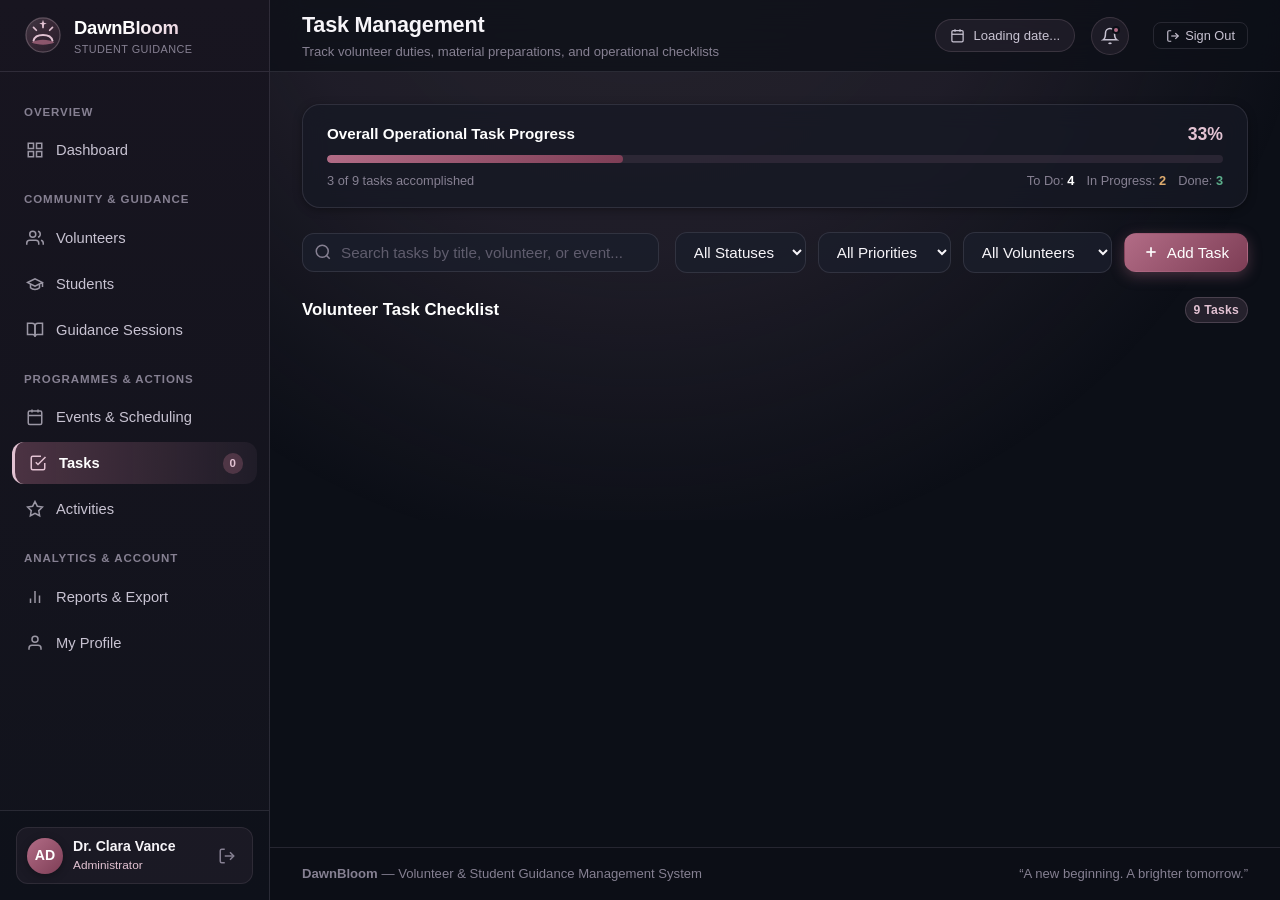
<file: tasks.html>
<!DOCTYPE html>
<html lang="en">
<head>
  <meta charset="UTF-8">
  <meta name="viewport" content="width=device-width, initial-scale=1.0">
  <title>Task Management — DawnBloom</title>
  <link rel="stylesheet" href="css/style.css">
</head>
<body>
  <div class="app-container">
    <!-- Sidebar -->
    <aside class="app-sidebar">
      <div class="sidebar-header">
        <a href="dashboard.html" class="sidebar-brand">
          <svg class="sidebar-logo" viewBox="0 0 40 40" fill="none" xmlns="http://www.w3.org/2000/svg">
            <defs>
              <linearGradient id="sbSunGrad" x1="0" y1="0" x2="40" y2="40" gradientUnits="userSpaceOnUse">
                <stop offset="0%" stop-color="#E2C2D2"/>
                <stop offset="50%" stop-color="#B26C86"/>
                <stop offset="100%" stop-color="#4B3D4F"/>
              </linearGradient>
            </defs>
            <circle cx="20" cy="20" r="18" fill="url(#sbSunGrad)" fill-opacity="0.2" stroke="rgba(226, 194, 210, 0.3)" stroke-width="1.2"/>
            <path d="M10 26 C12 18, 28 18, 30 26" stroke="#E2C2D2" stroke-width="2" stroke-linecap="round" fill="none"/>
            <path d="M20 12 L20 8 M13 15 L10 12 M27 15 L30 12" stroke="#E2C2D2" stroke-width="1.8" stroke-linecap="round"/>
            <path d="M8 28 C14 24, 26 24, 32 28 C26 31, 14 31, 8 28 Z" fill="#B26C86" fill-opacity="0.7"/>
            <path d="M20 4 L21 7 L24 8 L21 9 L20 12 L19 9 L16 8 L19 7 Z" fill="#E2C2D2"/>
          </svg>
          <div class="brand-text-wrap">
            <span class="brand-name">DawnBloom</span>
            <span class="brand-tagline">Student Guidance</span>
          </div>
        </a>
      </div>

      <nav class="sidebar-nav">
        <span class="nav-section-title">Overview</span>
        <a href="dashboard.html" class="nav-item">
          <svg viewBox="0 0 24 24" fill="none" stroke="currentColor" stroke-width="2"><rect x="3" y="3" width="7" height="7"></rect><rect x="14" y="3" width="7" height="7"></rect><rect x="14" y="14" width="7" height="7"></rect><rect x="3" y="14" width="7" height="7"></rect></svg>
          <span>Dashboard</span>
        </a>

        <span class="nav-section-title">Community & Guidance</span>
        <a href="volunteers.html" class="nav-item">
          <svg viewBox="0 0 24 24" fill="none" stroke="currentColor" stroke-width="2"><path d="M17 21v-2a4 4 0 0 0-4-4H5a4 4 0 0 0-4 4v2"></path><circle cx="9" cy="7" r="4"></circle><path d="M23 21v-2a4 4 0 0 0-3-3.87"></path><path d="M16 3.13a4 4 0 0 1 0 7.75"></path></svg>
          <span>Volunteers</span>
        </a>
        <a href="students.html" class="nav-item">
          <svg viewBox="0 0 24 24" fill="none" stroke="currentColor" stroke-width="2"><path d="M22 10v6M2 10l10-5 10 5-10 5z"></path><path d="M6 12v5c3 3 9 3 12 0v-5"></path></svg>
          <span>Students</span>
        </a>
        <a href="guidance.html" class="nav-item">
          <svg viewBox="0 0 24 24" fill="none" stroke="currentColor" stroke-width="2"><path d="M2 3h6a4 4 0 0 1 4 4v14a3 3 0 0 0-3-3H2z"></path><path d="M22 3h-6a4 4 0 0 0-4 4v14a3 3 0 0 1 3-3h7z"></path></svg>
          <span>Guidance Sessions</span>
        </a>

        <span class="nav-section-title">Programmes & Actions</span>
        <a href="events.html" class="nav-item">
          <svg viewBox="0 0 24 24" fill="none" stroke="currentColor" stroke-width="2"><rect x="3" y="4" width="18" height="18" rx="2" ry="2"></rect><line x1="16" y1="2" x2="16" y2="6"></line><line x1="8" y1="2" x2="8" y2="6"></line><line x1="3" y1="10" x2="21" y2="10"></line></svg>
          <span>Events & Scheduling</span>
        </a>
        <a href="tasks.html" class="nav-item active">
          <svg viewBox="0 0 24 24" fill="none" stroke="currentColor" stroke-width="2"><path d="M9 11l3 3L22 4"></path><path d="M21 12v7a2 2 0 0 1-2 2H5a2 2 0 0 1-2-2V5a2 2 0 0 1 2-2h11"></path></svg>
          <span>Tasks</span>
          <span class="nav-badge" id="navTaskBadge">0</span>
        </a>
        <a href="activities.html" class="nav-item">
          <svg viewBox="0 0 24 24" fill="none" stroke="currentColor" stroke-width="2"><polygon points="12 2 15.09 8.26 22 9.27 17 14.14 18.18 21.02 12 17.77 5.82 21.02 7 14.14 2 9.27 8.91 8.26 12 2"></polygon></svg>
          <span>Activities</span>
        </a>

        <span class="nav-section-title">Analytics & Account</span>
        <a href="reports.html" class="nav-item">
          <svg viewBox="0 0 24 24" fill="none" stroke="currentColor" stroke-width="2"><line x1="18" y1="20" x2="18" y2="10"></line><line x1="12" y1="20" x2="12" y2="4"></line><line x1="6" y1="20" x2="6" y2="14"></line></svg>
          <span>Reports & Export</span>
        </a>
        <a href="profile.html" class="nav-item">
          <svg viewBox="0 0 24 24" fill="none" stroke="currentColor" stroke-width="2"><path d="M20 21v-2a4 4 0 0 0-4-4H8a4 4 0 0 0-4 4v2"></path><circle cx="12" cy="7" r="4"></circle></svg>
          <span>My Profile</span>
        </a>
      </nav>

      <div class="sidebar-footer">
        <div class="user-mini-card">
          <div class="user-avatar" id="sidebarUserAvatar">AD</div>
          <div class="user-mini-details">
            <div class="user-mini-name" id="sidebarUserName">Dr. Clara Vance</div>
            <div class="user-mini-role" id="sidebarUserRole">Administrator</div>
          </div>
          <button type="button" class="btn-sidebar-logout" id="sidebarLogoutBtn" aria-label="Sign out">
            <svg width="18" height="18" viewBox="0 0 24 24" fill="none" stroke="currentColor" stroke-width="2"><path d="M9 21H5a2 2 0 0 1-2-2V5a2 2 0 0 1 2-2h4"></path><polyline points="16 17 21 12 16 7"></polyline><line x1="21" y1="12" x2="9" y2="12"></line></svg>
          </button>
        </div>
      </div>
    </aside>

    <!-- Main Content Area -->
    <main class="app-main">
      <header class="app-header">
        <div class="header-left">
          <button type="button" class="btn-mobile-toggle" id="mobileSidebarToggle" aria-label="Toggle navigation menu">
            <svg width="20" height="20" viewBox="0 0 24 24" fill="none" stroke="currentColor" stroke-width="2"><line x1="3" y1="12" x2="21" y2="12"></line><line x1="3" y1="6" x2="21" y2="6"></line><line x1="3" y1="18" x2="21" y2="18"></line></svg>
          </button>
          <div class="page-title-wrap">
            <h1>Task Management</h1>
            <p>Track volunteer duties, material preparations, and operational checklists</p>
          </div>
        </div>

        <div class="header-right">
          <div class="header-date-badge">
            <svg width="15" height="15" viewBox="0 0 24 24" fill="none" stroke="currentColor" stroke-width="2"><rect x="3" y="4" width="18" height="18" rx="2" ry="2"></rect><line x1="16" y1="2" x2="16" y2="6"></line><line x1="8" y1="2" x2="8" y2="6"></line><line x1="3" y1="10" x2="21" y2="10"></line></svg>
            <span id="currentDateDisplay">Loading date...</span>
          </div>

          <div class="header-notifications">
            <button type="button" class="btn-header-icon" id="headerNotifBtn" aria-label="View notifications">
              <svg width="18" height="18" viewBox="0 0 24 24" fill="none" stroke="currentColor" stroke-width="2"><path d="M18 8A6 6 0 0 0 6 8c0 7-3 9-3 9h18s-3-2-3-9"></path><path d="M13.73 21a2 2 0 0 1-3.46 0"></path></svg>
              <span class="notification-indicator"></span>
            </button>
            <div class="notification-dropdown" id="headerNotifDropdown">
              <div class="notification-dropdown-header">
                <span>Recent System Activities</span>
              </div>
              <ul class="notification-list" id="headerNotifList"></ul>
            </div>
          </div>
          <button type="button" class="btn btn-outline btn-sm btn-logout" id="headerLogoutBtn" style="padding: 5px 12px; font-size: 0.8rem; margin-left: 8px; display: flex; align-items: center; gap: 5px;" title="Sign out of account">
            <svg width="14" height="14" viewBox="0 0 24 24" fill="none" stroke="currentColor" stroke-width="2"><path d="M9 21H5a2 2 0 0 1-2-2V5a2 2 0 0 1 2-2h4"></path><polyline points="16 17 21 12 16 7"></polyline><line x1="21" y1="12" x2="9" y2="12"></line></svg>
            <span>Sign Out</span>
          </button>
        </div>
      </header>

      <div class="page-body">
        <!-- Progress Overview Banner -->
        <div class="card" style="margin-bottom: var(--space-lg); padding: var(--space-md) var(--space-lg);">
          <div style="display: flex; justify-content: space-between; align-items: center; margin-bottom: 8px;">
            <span style="font-weight: 600; color: #fff; font-size: 0.95rem;">Overall Operational Task Progress</span>
            <span id="taskOverviewPercent" style="font-weight: 700; color: var(--c-blush-pink); font-size: 1.1rem;">0%</span>
          </div>
          <div style="width: 100%; height: 8px; background: rgba(75, 61, 79, 0.4); border-radius: 4px; overflow: hidden; margin-bottom: 8px;">
            <div id="taskOverviewProgressBar" style="width: 0%; height: 100%; background: var(--grad-primary); border-radius: 4px; transition: width 0.4s ease;"></div>
          </div>
          <div style="display: flex; justify-content: space-between; align-items: center; font-size: 0.8rem; color: var(--text-muted); flex-wrap: wrap; gap: 8px;">
            <span id="taskOverviewRatio">0 of 0 tasks completed</span>
            <div style="display: flex; gap: 12px;">
              <span>To Do: <strong id="countTodo" style="color: #fff;">0</strong></span>
              <span>In Progress: <strong id="countInProgress" style="color: var(--state-warning);">0</strong></span>
              <span>Done: <strong id="countDone" style="color: var(--state-success);">0</strong></span>
            </div>
          </div>
        </div>

        <!-- Toolbar Bar -->
        <div class="toolbar-bar">
          <div class="toolbar-search-wrap">
            <svg class="toolbar-search-icon" width="18" height="18" viewBox="0 0 24 24" fill="none" stroke="currentColor" stroke-width="2"><circle cx="11" cy="11" r="8"></circle><line x1="21" y1="21" x2="16.65" y2="16.65"></line></svg>
            <input type="text" id="searchTask" class="form-control toolbar-search-input" placeholder="Search tasks by title, volunteer, or event...">
          </div>

          <div class="toolbar-filters">
            <select id="filterTaskStatus" class="form-control" style="width: auto;">
              <option value="all">All Statuses</option>
              <option value="To Do">To Do</option>
              <option value="In Progress">In Progress</option>
              <option value="Completed">Completed</option>
            </select>

            <select id="filterTaskPriority" class="form-control" style="width: auto;">
              <option value="all">All Priorities</option>
              <option value="High">High Priority</option>
              <option value="Medium">Medium</option>
              <option value="Low">Low</option>
            </select>

            <select id="filterTaskVolunteer" class="form-control" style="width: auto;">
              <option value="all">All Volunteers</option>
            </select>

            <button type="button" class="btn btn-primary" id="btnAddTask">
              <svg width="16" height="16" viewBox="0 0 24 24" fill="none" stroke="currentColor" stroke-width="2.5"><line x1="12" y1="5" x2="12" y2="19"></line><line x1="5" y1="12" x2="19" y2="12"></line></svg>
              <span>Add Task</span>
            </button>
          </div>
        </div>

        <!-- Section Title & Counter -->
        <div style="display: flex; justify-content: space-between; align-items: center; margin-bottom: var(--space-md);">
          <div style="font-weight: 600; font-size: 1.05rem; color: #fff;">Volunteer Task Checklist</div>
          <span class="badge badge-tag" id="taskCountBadge">0 Tasks</span>
        </div>

        <!-- Task Items Container -->
        <div id="taskList">
          <!-- Dynamically populated -->
        </div>
      </div>

      <footer class="app-footer">
        <div><strong>DawnBloom</strong> — Volunteer & Student Guidance Management System</div>
        <div><span>“A new beginning. A brighter tomorrow.”</span></div>
      </footer>
    </main>
  </div>

  <!-- Create / Edit Task Modal -->
  <div class="modal-overlay" id="taskModal">
    <div class="modal-container">
      <div class="modal-header">
        <h3 class="modal-title" id="taskModalTitle">Create New Volunteer Task</h3>
        <button type="button" class="modal-close-btn" id="taskModalCloseBtn">&times;</button>
      </div>
      <form id="taskForm">
        <div class="modal-body">
          <div class="form-group">
            <label for="taskTitle" class="form-label">Task Title / Action Item <span class="req">*</span></label>
            <input type="text" id="taskTitle" class="form-control" placeholder="e.g. Prepare STEM experiment material kits" required>
          </div>

          <div class="form-row">
            <div class="form-group">
              <label for="taskVolunteer" class="form-label">Assigned Volunteer Mentor</label>
              <select id="taskVolunteer" class="form-control">
                <!-- Dynamically populated -->
              </select>
            </div>
            <div class="form-group">
              <label for="taskStudent" class="form-label">Assigned Student (Optional)</label>
              <select id="taskStudent" class="form-control">
                <!-- Dynamically populated -->
              </select>
            </div>
          </div>

          <div class="form-row">
            <div class="form-group">
              <label for="taskPriority" class="form-label">Priority Level <span class="req">*</span></label>
              <select id="taskPriority" class="form-control" required>
                <option value="High">High Priority</option>
                <option value="Medium" selected>Medium Priority</option>
                <option value="Low">Low Priority</option>
              </select>
            </div>
            <div class="form-group">
              <label for="taskStatus" class="form-label">Current Status <span class="req">*</span></label>
              <select id="taskStatus" class="form-control" required>
                <option value="To Do">To Do</option>
                <option value="In Progress">In Progress</option>
                <option value="Completed">Completed</option>
              </select>
            </div>
          </div>

          <div class="form-row">
            <div class="form-group">
              <label for="taskDueDate" class="form-label">Due Date <span class="req">*</span></label>
              <input type="date" id="taskDueDate" class="form-control" required>
            </div>
            <div class="form-group">
              <label for="taskEvent" class="form-label">Associated Event (Optional)</label>
              <select id="taskEvent" class="form-control">
                <!-- Dynamically populated -->
              </select>
            </div>
          </div>

          <div class="form-group">
            <label for="taskDescription" class="form-label">Detailed Instructions / Description</label>
            <textarea id="taskDescription" class="form-control" placeholder="Detail the checklist, quantities, supplies, or specific requirements..."></textarea>
          </div>
        </div>

        <div class="modal-footer">
          <button type="button" class="btn btn-outline btn-sm" id="btnCancelTaskModal">Cancel</button>
          <button type="submit" class="btn btn-primary btn-sm">Save Task</button>
        </div>
      </form>
    </div>
  </div>

  <script src="js/storage.js"></script>
  <script src="js/auth.js"></script>
  <script src="js/common.js"></script>
  <script src="js/tasks.js"></script>
</body>
</html>
</file>
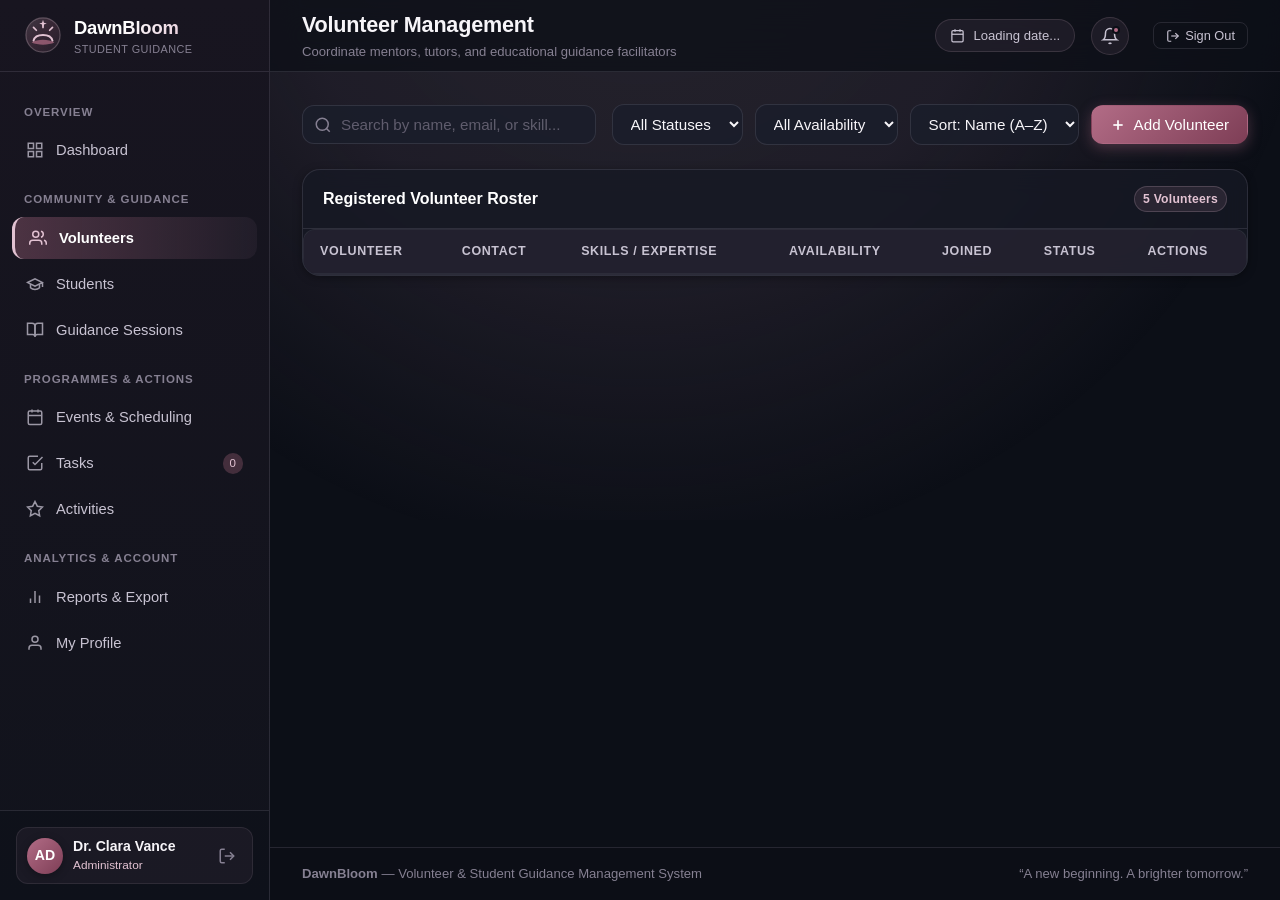
<file: volunteers.html>
<!DOCTYPE html>
<html lang="en">
<head>
  <meta charset="UTF-8">
  <meta name="viewport" content="width=device-width, initial-scale=1.0">
  <title>Volunteer Management — DawnBloom</title>
  <link rel="stylesheet" href="css/style.css">
</head>
<body>
  <div class="app-container">
    <!-- Sidebar -->
    <aside class="app-sidebar">
      <div class="sidebar-header">
        <a href="dashboard.html" class="sidebar-brand">
          <svg class="sidebar-logo" viewBox="0 0 40 40" fill="none" xmlns="http://www.w3.org/2000/svg">
            <defs>
              <linearGradient id="sbSunGrad" x1="0" y1="0" x2="40" y2="40" gradientUnits="userSpaceOnUse">
                <stop offset="0%" stop-color="#E2C2D2"/>
                <stop offset="50%" stop-color="#B26C86"/>
                <stop offset="100%" stop-color="#4B3D4F"/>
              </linearGradient>
            </defs>
            <circle cx="20" cy="20" r="18" fill="url(#sbSunGrad)" fill-opacity="0.2" stroke="rgba(226, 194, 210, 0.3)" stroke-width="1.2"/>
            <path d="M10 26 C12 18, 28 18, 30 26" stroke="#E2C2D2" stroke-width="2" stroke-linecap="round" fill="none"/>
            <path d="M20 12 L20 8 M13 15 L10 12 M27 15 L30 12" stroke="#E2C2D2" stroke-width="1.8" stroke-linecap="round"/>
            <path d="M8 28 C14 24, 26 24, 32 28 C26 31, 14 31, 8 28 Z" fill="#B26C86" fill-opacity="0.7"/>
            <path d="M20 4 L21 7 L24 8 L21 9 L20 12 L19 9 L16 8 L19 7 Z" fill="#E2C2D2"/>
          </svg>
          <div class="brand-text-wrap">
            <span class="brand-name">DawnBloom</span>
            <span class="brand-tagline">Student Guidance</span>
          </div>
        </a>
      </div>

      <nav class="sidebar-nav">
        <span class="nav-section-title">Overview</span>
        <a href="dashboard.html" class="nav-item">
          <svg viewBox="0 0 24 24" fill="none" stroke="currentColor" stroke-width="2"><rect x="3" y="3" width="7" height="7"></rect><rect x="14" y="3" width="7" height="7"></rect><rect x="14" y="14" width="7" height="7"></rect><rect x="3" y="14" width="7" height="7"></rect></svg>
          <span>Dashboard</span>
        </a>

        <span class="nav-section-title">Community & Guidance</span>
        <a href="volunteers.html" class="nav-item active">
          <svg viewBox="0 0 24 24" fill="none" stroke="currentColor" stroke-width="2"><path d="M17 21v-2a4 4 0 0 0-4-4H5a4 4 0 0 0-4 4v2"></path><circle cx="9" cy="7" r="4"></circle><path d="M23 21v-2a4 4 0 0 0-3-3.87"></path><path d="M16 3.13a4 4 0 0 1 0 7.75"></path></svg>
          <span>Volunteers</span>
        </a>
        <a href="students.html" class="nav-item">
          <svg viewBox="0 0 24 24" fill="none" stroke="currentColor" stroke-width="2"><path d="M22 10v6M2 10l10-5 10 5-10 5z"></path><path d="M6 12v5c3 3 9 3 12 0v-5"></path></svg>
          <span>Students</span>
        </a>
        <a href="guidance.html" class="nav-item">
          <svg viewBox="0 0 24 24" fill="none" stroke="currentColor" stroke-width="2"><path d="M2 3h6a4 4 0 0 1 4 4v14a3 3 0 0 0-3-3H2z"></path><path d="M22 3h-6a4 4 0 0 0-4 4v14a3 3 0 0 1 3-3h7z"></path></svg>
          <span>Guidance Sessions</span>
        </a>

        <span class="nav-section-title">Programmes & Actions</span>
        <a href="events.html" class="nav-item">
          <svg viewBox="0 0 24 24" fill="none" stroke="currentColor" stroke-width="2"><rect x="3" y="4" width="18" height="18" rx="2" ry="2"></rect><line x1="16" y1="2" x2="16" y2="6"></line><line x1="8" y1="2" x2="8" y2="6"></line><line x1="3" y1="10" x2="21" y2="10"></line></svg>
          <span>Events & Scheduling</span>
        </a>
        <a href="tasks.html" class="nav-item">
          <svg viewBox="0 0 24 24" fill="none" stroke="currentColor" stroke-width="2"><path d="M9 11l3 3L22 4"></path><path d="M21 12v7a2 2 0 0 1-2 2H5a2 2 0 0 1-2-2V5a2 2 0 0 1 2-2h11"></path></svg>
          <span>Tasks</span>
          <span class="nav-badge" id="navTaskBadge">0</span>
        </a>
        <a href="activities.html" class="nav-item">
          <svg viewBox="0 0 24 24" fill="none" stroke="currentColor" stroke-width="2"><polygon points="12 2 15.09 8.26 22 9.27 17 14.14 18.18 21.02 12 17.77 5.82 21.02 7 14.14 2 9.27 8.91 8.26 12 2"></polygon></svg>
          <span>Activities</span>
        </a>

        <span class="nav-section-title">Analytics & Account</span>
        <a href="reports.html" class="nav-item">
          <svg viewBox="0 0 24 24" fill="none" stroke="currentColor" stroke-width="2"><line x1="18" y1="20" x2="18" y2="10"></line><line x1="12" y1="20" x2="12" y2="4"></line><line x1="6" y1="20" x2="6" y2="14"></line></svg>
          <span>Reports & Export</span>
        </a>
        <a href="profile.html" class="nav-item">
          <svg viewBox="0 0 24 24" fill="none" stroke="currentColor" stroke-width="2"><path d="M20 21v-2a4 4 0 0 0-4-4H8a4 4 0 0 0-4 4v2"></path><circle cx="12" cy="7" r="4"></circle></svg>
          <span>My Profile</span>
        </a>
      </nav>

      <div class="sidebar-footer">
        <div class="user-mini-card">
          <div class="user-avatar" id="sidebarUserAvatar">AD</div>
          <div class="user-mini-details">
            <div class="user-mini-name" id="sidebarUserName">Dr. Clara Vance</div>
            <div class="user-mini-role" id="sidebarUserRole">Administrator</div>
          </div>
          <button type="button" class="btn-sidebar-logout" id="sidebarLogoutBtn" aria-label="Sign out">
            <svg width="18" height="18" viewBox="0 0 24 24" fill="none" stroke="currentColor" stroke-width="2"><path d="M9 21H5a2 2 0 0 1-2-2V5a2 2 0 0 1 2-2h4"></path><polyline points="16 17 21 12 16 7"></polyline><line x1="21" y1="12" x2="9" y2="12"></line></svg>
          </button>
        </div>
      </div>
    </aside>

    <!-- Main Content Area -->
    <main class="app-main">
      <header class="app-header">
        <div class="header-left">
          <button type="button" class="btn-mobile-toggle" id="mobileSidebarToggle" aria-label="Toggle navigation menu">
            <svg width="20" height="20" viewBox="0 0 24 24" fill="none" stroke="currentColor" stroke-width="2"><line x1="3" y1="12" x2="21" y2="12"></line><line x1="3" y1="6" x2="21" y2="6"></line><line x1="3" y1="18" x2="21" y2="18"></line></svg>
          </button>
          <div class="page-title-wrap">
            <h1>Volunteer Management</h1>
            <p>Coordinate mentors, tutors, and educational guidance facilitators</p>
          </div>
        </div>

        <div class="header-right">
          <div class="header-date-badge">
            <svg width="15" height="15" viewBox="0 0 24 24" fill="none" stroke="currentColor" stroke-width="2"><rect x="3" y="4" width="18" height="18" rx="2" ry="2"></rect><line x1="16" y1="2" x2="16" y2="6"></line><line x1="8" y1="2" x2="8" y2="6"></line><line x1="3" y1="10" x2="21" y2="10"></line></svg>
            <span id="currentDateDisplay">Loading date...</span>
          </div>

          <div class="header-notifications">
            <button type="button" class="btn-header-icon" id="headerNotifBtn" aria-label="View recent activities">
              <svg width="18" height="18" viewBox="0 0 24 24" fill="none" stroke="currentColor" stroke-width="2"><path d="M18 8A6 6 0 0 0 6 8c0 7-3 9-3 9h18s-3-2-3-9"></path><path d="M13.73 21a2 2 0 0 1-3.46 0"></path></svg>
              <span class="notification-indicator"></span>
            </button>
            <div class="notification-dropdown" id="headerNotifDropdown">
              <div class="notification-dropdown-header">
                <span>Recent System Activities</span>
              </div>
              <ul class="notification-list" id="headerNotifList"></ul>
            </div>
          </div>
          <button type="button" class="btn btn-outline btn-sm btn-logout" id="headerLogoutBtn" style="padding: 5px 12px; font-size: 0.8rem; margin-left: 8px; display: flex; align-items: center; gap: 5px;" title="Sign out of account">
            <svg width="14" height="14" viewBox="0 0 24 24" fill="none" stroke="currentColor" stroke-width="2"><path d="M9 21H5a2 2 0 0 1-2-2V5a2 2 0 0 1 2-2h4"></path><polyline points="16 17 21 12 16 7"></polyline><line x1="21" y1="12" x2="9" y2="12"></line></svg>
            <span>Sign Out</span>
          </button>
        </div>
      </header>

      <div class="page-body">
        <!-- Toolbar Bar -->
        <div class="toolbar-bar">
          <div class="toolbar-search-wrap">
            <svg class="toolbar-search-icon" width="18" height="18" viewBox="0 0 24 24" fill="none" stroke="currentColor" stroke-width="2"><circle cx="11" cy="11" r="8"></circle><line x1="21" y1="21" x2="16.65" y2="16.65"></line></svg>
            <input type="text" id="searchVolunteer" class="form-control toolbar-search-input" placeholder="Search by name, email, or skill...">
          </div>

          <div class="toolbar-filters">
            <select id="filterStatus" class="form-control" style="width: auto;">
              <option value="all">All Statuses</option>
              <option value="Active">Active Only</option>
              <option value="Inactive">Inactive</option>
            </select>

            <select id="filterAvailability" class="form-control" style="width: auto;">
              <option value="all">All Availability</option>
              <option value="Weekend">Weekends</option>
              <option value="Weekday">Weekdays</option>
              <option value="Morning">Mornings</option>
              <option value="Evening">Evenings</option>
            </select>

            <select id="sortVolunteers" class="form-control" style="width: auto;">
              <option value="name-asc">Sort: Name (A–Z)</option>
              <option value="name-desc">Sort: Name (Z–A)</option>
              <option value="date-desc">Newest Joined</option>
              <option value="date-asc">Oldest Joined</option>
            </select>

            <button type="button" class="btn btn-primary" id="btnAddVolunteer">
              <svg width="16" height="16" viewBox="0 0 24 24" fill="none" stroke="currentColor" stroke-width="2.5"><line x1="12" y1="5" x2="12" y2="19"></line><line x1="5" y1="12" x2="19" y2="12"></line></svg>
              <span>Add Volunteer</span>
            </button>
          </div>
        </div>

        <!-- Volunteers Table Card -->
        <div class="card" style="padding: 0; overflow: hidden;">
          <div style="padding: 16px 20px; border-bottom: 1px solid var(--border-subtle); display: flex; justify-content: space-between; align-items: center;">
            <div style="font-weight: 600; color: #fff;">Registered Volunteer Roster</div>
            <span class="badge badge-tag" id="volunteerCountBadge">0 Volunteers</span>
          </div>

          <div class="table-responsive">
            <table class="data-table">
              <thead>
                <tr>
                  <th>Volunteer</th>
                  <th>Contact</th>
                  <th>Skills / Expertise</th>
                  <th>Availability</th>
                  <th>Joined</th>
                  <th>Status</th>
                  <th>Actions</th>
                </tr>
              </thead>
              <tbody id="volunteerTableBody">
                <!-- Dynamically populated -->
              </tbody>
            </table>
          </div>
        </div>
      </div>

      <footer class="app-footer">
        <div><strong>DawnBloom</strong> — Volunteer & Student Guidance Management System</div>
        <div><span>“A new beginning. A brighter tomorrow.”</span></div>
      </footer>
    </main>
  </div>

  <!-- Add / Edit Volunteer Modal -->
  <div class="modal-overlay" id="volunteerModal">
    <div class="modal-container">
      <div class="modal-header">
        <h3 class="modal-title" id="modalTitle">Add New Volunteer Mentor</h3>
        <button type="button" class="modal-close-btn" id="modalCloseBtn">&times;</button>
      </div>
      <form id="volunteerForm">
        <div class="modal-body">
          <div class="form-row">
            <div class="form-group">
              <label for="volName" class="form-label">Full Name <span class="req">*</span></label>
              <input type="text" id="volName" class="form-control" placeholder="e.g. Sarah Jenkins" required>
            </div>
            <div class="form-group">
              <label for="volEmail" class="form-label">Email Address <span class="req">*</span></label>
              <input type="email" id="volEmail" class="form-control" placeholder="e.g. sarah@example.org" required>
            </div>
          </div>

          <div class="form-row">
            <div class="form-group">
              <label for="volPhone" class="form-label">Phone Number</label>
              <input type="tel" id="volPhone" class="form-control" placeholder="e.g. +1 (555) 234-8901">
            </div>
            <div class="form-group">
              <label for="volStatus" class="form-label">Status <span class="req">*</span></label>
              <select id="volStatus" class="form-control" required>
                <option value="Active">Active</option>
                <option value="Inactive">Inactive</option>
              </select>
            </div>
          </div>

          <div class="form-group">
            <label for="volSkills" class="form-label">Skills & Guidance Subjects <span class="req">*</span></label>
            <input type="text" id="volSkills" class="form-control" placeholder="e.g. Mathematics, Storytelling, Computer Basics" required>
          </div>

          <div class="form-group">
            <label for="volInterest" class="form-label">Area of Interest / Focus</label>
            <input type="text" id="volInterest" class="form-control" placeholder="e.g. STEM Mentorship, Reading Circles">
          </div>

          <div class="form-row">
            <div class="form-group">
              <label for="volAvailability" class="form-label">Availability Schedule</label>
              <select id="volAvailability" class="form-control">
                <option value="Weekends (Morning)">Weekends (Morning)</option>
                <option value="Weekends (Afternoon)">Weekends (Afternoon)</option>
                <option value="Weekday Evenings">Weekday Evenings</option>
                <option value="Saturdays">Saturdays</option>
                <option value="Sunday Mornings">Sunday Mornings</option>
                <option value="Flexible / On-Call">Flexible / On-Call</option>
              </select>
            </div>
            <div class="form-group">
              <label for="volPreferredDays" class="form-label">Preferred Days</label>
              <input type="text" id="volPreferredDays" class="form-control" placeholder="e.g. Saturday, Sunday">
            </div>
          </div>

          <div class="form-group">
            <label for="volJoinDate" class="form-label">Join Date <span class="req">*</span></label>
            <input type="date" id="volJoinDate" class="form-control" required>
          </div>

          <div class="form-group">
            <label for="volNotes" class="form-label">Coordinator Notes / Background</label>
            <textarea id="volNotes" class="form-control" placeholder="Optional notes regarding previous teaching experience, background checks, or mentoring focus..."></textarea>
          </div>
        </div>

        <div class="modal-footer">
          <button type="button" class="btn btn-outline btn-sm" id="btnCancelModal">Cancel</button>
          <button type="submit" class="btn btn-primary btn-sm">Save Volunteer</button>
        </div>
      </form>
    </div>
  </div>

  <!-- View Volunteer Details Modal -->
  <div class="modal-overlay" id="volunteerDetailModal">
    <div class="modal-container" style="max-width: 620px;">
      <div class="modal-header">
        <h3 class="modal-title">Volunteer Profile Details</h3>
        <button type="button" class="modal-close-btn" id="detailCloseBtn">&times;</button>
      </div>
      <div class="modal-body" id="volunteerDetailContent">
        <!-- Dynamically rendered -->
      </div>
      <div class="modal-footer">
        <button type="button" class="btn btn-secondary btn-sm" id="btnDetailClose">Close</button>
      </div>
    </div>
  </div>

  <script src="js/storage.js"></script>
  <script src="js/auth.js"></script>
  <script src="js/common.js"></script>
  <script src="js/volunteers.js"></script>
</body>
</html>
</file>
<file: css/style.css>
/* ==========================================================================
   DAWNBLOOM — Volunteer & Student Guidance Management System
   Exact Color Palette:
   Lavender grey:  #868092
   Blush pink:     #E2C2D2
   Deep mauve:     #4B3D4F
   Dusty rose:     #B26C86
   Midnight black: #0C0F17
   ========================================================================== */

:root {
  /* Core Theme Colors */
  --c-lavender-grey: #868092;
  --c-blush-pink: #E2C2D2;
  --c-deep-mauve: #4B3D4F;
  --c-dusty-rose: #B26C86;
  --c-midnight-black: #0C0F17;

  /* Theme Surfaces & Accents */
  --bg-main: #0C0F17;
  --bg-surface: #141722;
  --bg-surface-elevated: #1B1E2B;
  --bg-card: rgba(22, 25, 36, 0.78);
  --bg-card-hover: rgba(30, 34, 48, 0.88);
  --bg-input: rgba(27, 30, 43, 0.85);

  --border-subtle: rgba(134, 128, 146, 0.22);
  --border-focus: rgba(226, 194, 210, 0.55);
  --border-highlight: rgba(178, 108, 134, 0.45);

  --text-primary: #F7F5F9;
  --text-secondary: #C8C3D2;
  --text-muted: #868092;
  --text-highlight: #E2C2D2;

  /* Semantic Harmonized States */
  --state-success: #5CAE8B;
  --state-success-bg: rgba(92, 174, 139, 0.16);
  --state-warning: #DEAB6E;
  --state-warning-bg: rgba(222, 171, 110, 0.16);
  --state-danger: #DB6B7E;
  --state-danger-bg: rgba(219, 107, 126, 0.16);
  --state-info: #79A3DB;
  --state-info-bg: rgba(121, 163, 219, 0.16);

  /* Gradients */
  --grad-primary: linear-gradient(135deg, #B26C86 0%, #7E3E56 100%);
  --grad-primary-hover: linear-gradient(135deg, #C27A95 0%, #904864 100%);
  --grad-accent: linear-gradient(135deg, #E2C2D2 0%, #B26C86 100%);
  --grad-sunrise: radial-gradient(circle at 50% 0%, rgba(226, 194, 210, 0.18) 0%, rgba(75, 61, 79, 0.35) 45%, #0C0F17 80%);
  --grad-sidebar: linear-gradient(180deg, #181520 0%, #11131C 100%);
  --grad-card-glow: linear-gradient(135deg, rgba(226, 194, 210, 0.08) 0%, rgba(75, 61, 79, 0.15) 100%);

  /* Spacing */
  --space-2xs: 4px;
  --space-xs: 8px;
  --space-sm: 12px;
  --space-md: 16px;
  --space-lg: 24px;
  --space-xl: 32px;
  --space-2xl: 48px;

  /* Border Radii */
  --radius-xs: 4px;
  --radius-sm: 8px;
  --radius-md: 12px;
  --radius-lg: 18px;
  --radius-pill: 9999px;

  /* Shadows */
  --shadow-sm: 0 2px 8px rgba(0, 0, 0, 0.35);
  --shadow-md: 0 8px 24px rgba(0, 0, 0, 0.45);
  --shadow-lg: 0 16px 36px rgba(0, 0, 0, 0.6);
  --shadow-glow: 0 0 24px rgba(226, 194, 210, 0.18);
  --shadow-btn: 0 4px 14px rgba(178, 108, 134, 0.35);

  /* Layout */
  --sidebar-width: 270px;
  --header-height: 72px;
  --transition-fast: 0.18s ease;
  --transition-normal: 0.28s ease;
}

/* Base Reset & Typography */
*, *::before, *::after {
  box-sizing: border-box;
  margin: 0;
  padding: 0;
}

html, body {
  min-height: 100vh;
  font-family: -apple-system, BlinkMacSystemFont, "Segoe UI", Roboto, "Helvetica Neue", Arial, sans-serif;
  background-color: var(--bg-main);
  color: var(--text-primary);
  line-height: 1.5;
  -webkit-font-smoothing: antialiased;
}

/* Atmospheric Background Glows */
body::before {
  content: "";
  position: fixed;
  top: 0;
  left: 0;
  right: 0;
  height: 520px;
  background: radial-gradient(ellipse at 50% -20%, rgba(226, 194, 210, 0.12) 0%, rgba(75, 61, 79, 0.3) 40%, transparent 75%);
  pointer-events: none;
  z-index: 0;
}

a {
  color: var(--c-blush-pink);
  text-decoration: none;
  transition: color var(--transition-fast);
}

a:hover {
  color: #fff;
}

button, input, select, textarea {
  font-family: inherit;
  font-size: 0.95rem;
  color: inherit;
}

/* ==========================================================================
   AUTHENTICATION PAGES (Login / Register)
   ========================================================================== */
.auth-page {
  display: flex;
  min-height: 100vh;
  align-items: center;
  justify-content: center;
  padding: var(--space-lg);
  background: var(--grad-sunrise);
  position: relative;
  overflow: hidden;
}

.auth-ambient-orb {
  position: absolute;
  width: 500px;
  height: 500px;
  border-radius: 50%;
  background: radial-gradient(circle, rgba(178, 108, 134, 0.15) 0%, rgba(75, 61, 79, 0.08) 50%, transparent 70%);
  filter: blur(50px);
  pointer-events: none;
}
.auth-orb-1 { top: -150px; right: -100px; }
.auth-orb-2 { bottom: -150px; left: -100px; }

.auth-card {
  position: relative;
  z-index: 1;
  width: 100%;
  max-width: 480px;
  background: var(--bg-card);
  backdrop-filter: blur(20px);
  -webkit-backdrop-filter: blur(20px);
  border: 1px solid var(--border-subtle);
  border-radius: var(--radius-lg);
  padding: var(--space-xl) var(--space-2xl);
  box-shadow: var(--shadow-lg), var(--shadow-glow);
}

.auth-header {
  text-align: center;
  margin-bottom: var(--space-xl);
}

.auth-logo-badge {
  display: inline-flex;
  align-items: center;
  justify-content: center;
  width: 60px;
  height: 60px;
  border-radius: var(--radius-md);
  background: rgba(75, 61, 79, 0.4);
  border: 1px solid rgba(226, 194, 210, 0.3);
  margin-bottom: var(--space-md);
  box-shadow: 0 4px 16px rgba(0, 0, 0, 0.3);
}

.auth-title {
  font-size: 1.75rem;
  font-weight: 700;
  letter-spacing: -0.02em;
  background: linear-gradient(135deg, #FFFFFF 30%, #E2C2D2 100%);
  -webkit-background-clip: text;
  -webkit-text-fill-color: transparent;
  margin-bottom: var(--space-2xs);
}

.auth-subtitle {
  color: var(--text-muted);
  font-size: 0.92rem;
}

.auth-quote {
  font-style: italic;
  font-size: 0.85rem;
  color: var(--c-blush-pink);
  margin-top: var(--space-xs);
  opacity: 0.9;
}

/* Demo Credentials Box */
.demo-credentials-box {
  background: rgba(75, 61, 79, 0.28);
  border: 1px dashed rgba(226, 194, 210, 0.3);
  border-radius: var(--radius-md);
  padding: var(--space-sm) var(--space-md);
  margin-bottom: var(--space-lg);
  font-size: 0.82rem;
}

.demo-credentials-title {
  font-weight: 600;
  color: var(--c-blush-pink);
  display: flex;
  align-items: center;
  gap: var(--space-xs);
  margin-bottom: 6px;
}

.demo-chips {
  display: flex;
  gap: var(--space-xs);
  flex-wrap: wrap;
  margin-top: 6px;
}

.demo-chip-btn {
  background: rgba(178, 108, 134, 0.25);
  border: 1px solid rgba(226, 194, 210, 0.25);
  color: var(--text-primary);
  border-radius: var(--radius-pill);
  padding: 3px 10px;
  font-size: 0.78rem;
  cursor: pointer;
  transition: all var(--transition-fast);
}

.demo-chip-btn:hover {
  background: var(--c-dusty-rose);
  border-color: var(--c-blush-pink);
  color: #fff;
}

/* ==========================================================================
   FORMS & CONTROLS
   ========================================================================== */
.form-group {
  margin-bottom: var(--space-md);
  text-align: left;
}

.form-label {
  display: block;
  font-size: 0.88rem;
  font-weight: 500;
  color: var(--text-secondary);
  margin-bottom: 6px;
}

.form-label .req {
  color: var(--c-dusty-rose);
}

.input-wrapper {
  position: relative;
  display: flex;
  align-items: center;
}

.form-control {
  width: 100%;
  background: var(--bg-input);
  border: 1px solid var(--border-subtle);
  border-radius: var(--radius-md);
  padding: 10px 14px;
  color: var(--text-primary);
  outline: none;
  transition: border-color var(--transition-fast), box-shadow var(--transition-fast), background-color var(--transition-fast);
}

.form-control:focus {
  border-color: var(--c-blush-pink);
  box-shadow: 0 0 0 3px rgba(226, 194, 210, 0.16);
  background: rgba(32, 36, 52, 0.95);
}

.form-control::placeholder {
  color: rgba(134, 128, 146, 0.65);
}

textarea.form-control {
  resize: vertical;
  min-height: 84px;
}

select.form-control {
  cursor: pointer;
}

select.form-control option {
  background: #141722;
  color: #F7F5F9;
}

.input-icon-btn {
  position: absolute;
  right: 12px;
  background: transparent;
  border: none;
  color: var(--text-muted);
  cursor: pointer;
  padding: 4px;
  display: flex;
  align-items: center;
  justify-content: center;
  transition: color var(--transition-fast);
}

.input-icon-btn:hover {
  color: var(--text-highlight);
}

.form-row {
  display: grid;
  grid-template-columns: repeat(2, 1fr);
  gap: var(--space-md);
}

.form-check {
  display: flex;
  align-items: center;
  gap: var(--space-xs);
  cursor: pointer;
  user-select: none;
  font-size: 0.88rem;
  color: var(--text-secondary);
}

.form-check input[type="checkbox"] {
  appearance: none;
  width: 17px;
  height: 17px;
  border: 1px solid var(--border-subtle);
  border-radius: 4px;
  background: var(--bg-input);
  cursor: pointer;
  display: grid;
  place-content: center;
  transition: all var(--transition-fast);
}

.form-check input[type="checkbox"]:checked {
  background: var(--c-dusty-rose);
  border-color: var(--c-blush-pink);
}

.form-check input[type="checkbox"]:checked::after {
  content: "";
  width: 9px;
  height: 5px;
  border-left: 2px solid #fff;
  border-bottom: 2px solid #fff;
  transform: rotate(-45deg) translate(1px, -1px);
}

.form-error-feedback {
  color: var(--state-danger);
  font-size: 0.8rem;
  margin-top: 4px;
  display: none;
}

.form-control.has-error {
  border-color: var(--state-danger);
}

.form-control.has-error + .form-error-feedback,
.input-wrapper.has-error ~ .form-error-feedback {
  display: block;
}

/* ==========================================================================
   BUTTONS
   ========================================================================== */
.btn {
  display: inline-flex;
  align-items: center;
  justify-content: center;
  gap: 8px;
  padding: 10px 18px;
  font-weight: 500;
  border-radius: var(--radius-md);
  border: 1px solid transparent;
  cursor: pointer;
  transition: all var(--transition-fast);
  text-decoration: none;
  white-space: nowrap;
}

.btn-primary {
  background: var(--grad-primary);
  color: #FFFFFF;
  box-shadow: var(--shadow-btn);
}

.btn-primary:hover {
  background: var(--grad-primary-hover);
  box-shadow: 0 6px 18px rgba(178, 108, 134, 0.45);
  color: #fff;
  transform: translateY(-1px);
}

.btn-secondary {
  background: rgba(75, 61, 79, 0.4);
  color: var(--text-primary);
  border-color: rgba(226, 194, 210, 0.2);
}

.btn-secondary:hover {
  background: rgba(75, 61, 79, 0.7);
  border-color: var(--c-blush-pink);
  color: #fff;
}

.btn-outline {
  background: transparent;
  border-color: var(--border-subtle);
  color: var(--text-secondary);
}

.btn-outline:hover {
  border-color: var(--c-blush-pink);
  color: var(--text-highlight);
  background: rgba(226, 194, 210, 0.05);
}

.btn-danger {
  background: rgba(219, 107, 126, 0.18);
  color: var(--state-danger);
  border-color: rgba(219, 107, 126, 0.35);
}

.btn-danger:hover {
  background: var(--state-danger);
  color: #fff;
}

.btn-block {
  width: 100%;
}

.btn-sm {
  padding: 6px 12px;
  font-size: 0.84rem;
  border-radius: var(--radius-sm);
}

.btn-icon {
  width: 36px;
  height: 36px;
  padding: 0;
  border-radius: var(--radius-md);
}

/* ==========================================================================
   APP SHELL LAYOUT (Sidebar + Main Header + Content)
   ========================================================================== */
.app-container {
  display: flex;
  min-height: 100vh;
  position: relative;
  z-index: 1;
}

/* Sidebar */
.app-sidebar {
  width: var(--sidebar-width);
  background: var(--grad-sidebar);
  border-right: 1px solid var(--border-subtle);
  display: flex;
  flex-direction: column;
  position: fixed;
  top: 0;
  left: 0;
  bottom: 0;
  z-index: 100;
  transition: transform var(--transition-normal);
}

.sidebar-header {
  height: var(--header-height);
  display: flex;
  align-items: center;
  padding: 0 var(--space-lg);
  gap: var(--space-sm);
  border-bottom: 1px solid var(--border-subtle);
}

.sidebar-brand {
  display: flex;
  align-items: center;
  gap: 12px;
  text-decoration: none;
}

.sidebar-logo {
  width: 38px;
  height: 38px;
  flex-shrink: 0;
}

.brand-text-wrap {
  display: flex;
  flex-direction: column;
}

.brand-name {
  font-size: 1.15rem;
  font-weight: 700;
  letter-spacing: -0.01em;
  background: linear-gradient(135deg, #FFFFFF 40%, #E2C2D2 100%);
  -webkit-background-clip: text;
  -webkit-text-fill-color: transparent;
}

.brand-tagline {
  font-size: 0.68rem;
  color: var(--text-muted);
  letter-spacing: 0.04em;
  text-transform: uppercase;
}

.sidebar-nav {
  flex: 1;
  padding: var(--space-md) var(--space-sm);
  overflow-y: auto;
  display: flex;
  flex-direction: column;
  gap: 4px;
}

.nav-section-title {
  font-size: 0.72rem;
  font-weight: 600;
  color: var(--text-muted);
  text-transform: uppercase;
  letter-spacing: 0.08em;
  padding: var(--space-xs) 12px 4px;
  margin-top: 8px;
}

.nav-item {
  display: flex;
  align-items: center;
  gap: 12px;
  padding: 10px 14px;
  color: var(--text-secondary);
  border-radius: var(--radius-md);
  font-size: 0.92rem;
  font-weight: 500;
  transition: all var(--transition-fast);
  position: relative;
}

.nav-item svg {
  width: 18px;
  height: 18px;
  flex-shrink: 0;
  opacity: 0.75;
  transition: opacity var(--transition-fast);
}

.nav-item:hover {
  color: #fff;
  background: rgba(226, 194, 210, 0.08);
}

.nav-item:hover svg {
  opacity: 1;
}

.nav-item.active {
  color: #fff;
  background: linear-gradient(90deg, rgba(178, 108, 134, 0.35) 0%, rgba(75, 61, 79, 0.2) 100%);
  border-left: 3px solid var(--c-blush-pink);
  font-weight: 600;
}

.nav-item.active svg {
  color: var(--c-blush-pink);
  opacity: 1;
}

.nav-badge {
  margin-left: auto;
  font-size: 0.72rem;
  background: rgba(178, 108, 134, 0.3);
  color: var(--c-blush-pink);
  padding: 2px 7px;
  border-radius: var(--radius-pill);
}

.sidebar-footer {
  padding: var(--space-md);
  border-top: 1px solid var(--border-subtle);
  background: rgba(12, 15, 23, 0.4);
}

.user-mini-card {
  display: flex;
  align-items: center;
  gap: 10px;
  padding: 8px 10px;
  border-radius: var(--radius-md);
  background: rgba(75, 61, 79, 0.2);
  border: 1px solid rgba(226, 194, 210, 0.1);
}

.user-avatar {
  width: 36px;
  height: 36px;
  border-radius: 50%;
  background: var(--grad-primary);
  display: flex;
  align-items: center;
  justify-content: center;
  font-weight: 600;
  font-size: 0.88rem;
  color: #fff;
  flex-shrink: 0;
  box-shadow: 0 2px 8px rgba(0, 0, 0, 0.3);
}

.user-mini-details {
  flex: 1;
  min-width: 0;
}

.user-mini-name {
  font-size: 0.88rem;
  font-weight: 600;
  color: var(--text-primary);
  white-space: nowrap;
  overflow: hidden;
  text-overflow: ellipsis;
}

.user-mini-role {
  font-size: 0.74rem;
  color: var(--c-blush-pink);
  text-transform: capitalize;
}

.btn-sidebar-logout {
  background: transparent;
  border: none;
  color: var(--text-muted);
  cursor: pointer;
  padding: 6px;
  border-radius: var(--radius-sm);
  display: flex;
  align-items: center;
  justify-content: center;
  transition: color var(--transition-fast), background-color var(--transition-fast);
}

.btn-sidebar-logout:hover {
  color: var(--state-danger);
  background: rgba(219, 107, 126, 0.12);
}

/* Sidebar Backdrop for Mobile */
.sidebar-backdrop {
  position: fixed;
  inset: 0;
  background: rgba(12, 15, 23, 0.7);
  backdrop-filter: blur(4px);
  z-index: 99;
  display: none;
}

/* Main Content Area */
.app-main {
  flex: 1;
  margin-left: var(--sidebar-width);
  min-height: 100vh;
  display: flex;
  flex-direction: column;
  position: relative;
}

/* Header */
.app-header {
  height: var(--header-height);
  background: rgba(12, 15, 23, 0.75);
  backdrop-filter: blur(16px);
  -webkit-backdrop-filter: blur(16px);
  border-bottom: 1px solid var(--border-subtle);
  display: flex;
  align-items: center;
  justify-content: space-between;
  padding: 0 var(--space-xl);
  position: sticky;
  top: 0;
  z-index: 50;
}

.header-left {
  display: flex;
  align-items: center;
  gap: var(--space-md);
}

.btn-mobile-toggle {
  display: none;
  background: transparent;
  border: 1px solid var(--border-subtle);
  color: var(--text-secondary);
  border-radius: var(--radius-sm);
  width: 38px;
  height: 38px;
  align-items: center;
  justify-content: center;
  cursor: pointer;
}

.btn-mobile-toggle:hover {
  color: var(--text-highlight);
  border-color: var(--c-blush-pink);
}

.page-title-wrap h1 {
  font-size: 1.35rem;
  font-weight: 700;
  letter-spacing: -0.01em;
  color: var(--text-primary);
}

.page-title-wrap p {
  font-size: 0.82rem;
  color: var(--text-muted);
}

.header-right {
  display: flex;
  align-items: center;
  gap: var(--space-md);
}

.header-date-badge {
  display: flex;
  align-items: center;
  gap: 8px;
  font-size: 0.82rem;
  color: var(--text-secondary);
  background: rgba(75, 61, 79, 0.25);
  border: 1px solid rgba(226, 194, 210, 0.14);
  padding: 6px 14px;
  border-radius: var(--radius-pill);
}

.header-notifications {
  position: relative;
}

.btn-header-icon {
  background: rgba(75, 61, 79, 0.25);
  border: 1px solid rgba(226, 194, 210, 0.15);
  color: var(--text-secondary);
  width: 38px;
  height: 38px;
  border-radius: 50%;
  display: flex;
  align-items: center;
  justify-content: center;
  cursor: pointer;
  position: relative;
  transition: all var(--transition-fast);
}

.btn-header-icon:hover {
  color: var(--text-highlight);
  border-color: var(--c-blush-pink);
  background: rgba(75, 61, 79, 0.5);
}

.notification-indicator {
  position: absolute;
  top: 8px;
  right: 8px;
  width: 8px;
  height: 8px;
  border-radius: 50%;
  background: var(--c-dusty-rose);
  border: 2px solid var(--bg-main);
}

/* Notification Dropdown */
.notification-dropdown {
  position: absolute;
  top: calc(100% + 10px);
  right: 0;
  width: 320px;
  background: var(--bg-surface-elevated);
  border: 1px solid var(--border-subtle);
  border-radius: var(--radius-md);
  box-shadow: var(--shadow-lg);
  display: none;
  flex-direction: column;
  z-index: 100;
  overflow: hidden;
}

.notification-dropdown.open {
  display: flex;
}

.notification-dropdown-header {
  padding: 12px 16px;
  border-bottom: 1px solid var(--border-subtle);
  display: flex;
  justify-content: space-between;
  align-items: center;
  font-weight: 600;
  font-size: 0.88rem;
}

.notification-list {
  max-height: 280px;
  overflow-y: auto;
  list-style: none;
}

.notification-item {
  padding: 10px 16px;
  border-bottom: 1px solid rgba(134, 128, 146, 0.1);
  font-size: 0.82rem;
  color: var(--text-secondary);
  transition: background-color var(--transition-fast);
}

.notification-item:hover {
  background: rgba(226, 194, 210, 0.05);
}

.notification-item-time {
  font-size: 0.72rem;
  color: var(--text-muted);
  margin-top: 4px;
}

/* Page Content Body */
.page-body {
  flex: 1;
  padding: var(--space-xl);
  max-width: 1440px;
  width: 100%;
  margin: 0 auto;
}

/* Footer */
.app-footer {
  padding: var(--space-md) var(--space-xl);
  border-top: 1px solid var(--border-subtle);
  font-size: 0.82rem;
  color: var(--text-muted);
  display: flex;
  justify-content: space-between;
  align-items: center;
  flex-wrap: wrap;
  gap: var(--space-sm);
  background: rgba(12, 15, 23, 0.5);
}

/* ==========================================================================
   CARDS & DASHBOARD WIDGETS
   ========================================================================== */
.card {
  background: var(--bg-card);
  backdrop-filter: blur(12px);
  -webkit-backdrop-filter: blur(12px);
  border: 1px solid var(--border-subtle);
  border-radius: var(--radius-lg);
  padding: var(--space-lg);
  box-shadow: var(--shadow-sm);
  position: relative;
  overflow: hidden;
  transition: transform var(--transition-fast), border-color var(--transition-fast), box-shadow var(--transition-fast);
}

.card:hover {
  border-color: rgba(226, 194, 210, 0.25);
}

.card-header {
  display: flex;
  justify-content: space-between;
  align-items: center;
  margin-bottom: var(--space-md);
  flex-wrap: wrap;
  gap: var(--space-xs);
}

.card-title {
  font-size: 1.1rem;
  font-weight: 600;
  color: var(--text-primary);
  display: flex;
  align-items: center;
  gap: 10px;
}

/* Dashboard Banner / Welcome */
.welcome-banner {
  background: linear-gradient(135deg, rgba(75, 61, 79, 0.6) 0%, rgba(22, 25, 36, 0.85) 100%);
  border: 1px solid rgba(226, 194, 210, 0.25);
  border-radius: var(--radius-lg);
  padding: var(--space-xl);
  margin-bottom: var(--space-xl);
  display: flex;
  justify-content: space-between;
  align-items: center;
  position: relative;
  overflow: hidden;
}

.welcome-banner::after {
  content: "";
  position: absolute;
  top: -50%;
  right: -10%;
  width: 320px;
  height: 320px;
  background: radial-gradient(circle, rgba(226, 194, 210, 0.15) 0%, transparent 70%);
  pointer-events: none;
}

.welcome-content h2 {
  font-size: 1.6rem;
  font-weight: 700;
  letter-spacing: -0.01em;
  margin-bottom: 6px;
  color: #fff;
}

.welcome-quote {
  font-size: 0.95rem;
  color: var(--c-blush-pink);
  font-style: italic;
  margin-bottom: var(--space-sm);
}

.welcome-mission {
  font-size: 0.88rem;
  color: var(--text-secondary);
  max-width: 680px;
}

/* Stats Grid */
.stats-grid {
  display: grid;
  grid-template-columns: repeat(auto-fit, minmax(210px, 1fr));
  gap: var(--space-lg);
  margin-bottom: var(--space-xl);
}

.stat-card {
  background: var(--bg-card);
  backdrop-filter: blur(12px);
  border: 1px solid var(--border-subtle);
  border-radius: var(--radius-lg);
  padding: var(--space-lg);
  display: flex;
  align-items: center;
  gap: var(--space-md);
  transition: transform var(--transition-fast), border-color var(--transition-fast), box-shadow var(--transition-fast);
}

.stat-card:hover {
  transform: translateY(-2px);
  border-color: rgba(226, 194, 210, 0.35);
  box-shadow: var(--shadow-md), 0 0 16px rgba(178, 108, 134, 0.15);
}

.stat-icon-wrap {
  width: 52px;
  height: 52px;
  border-radius: var(--radius-md);
  display: flex;
  align-items: center;
  justify-content: center;
  flex-shrink: 0;
}

.stat-icon-volunteers { background: rgba(178, 108, 134, 0.2); color: var(--c-dusty-rose); border: 1px solid rgba(178, 108, 134, 0.3); }
.stat-icon-students { background: rgba(226, 194, 210, 0.2); color: var(--c-blush-pink); border: 1px solid rgba(226, 194, 210, 0.3); }
.stat-icon-events { background: rgba(222, 171, 110, 0.2); color: var(--state-warning); border: 1px solid rgba(222, 171, 110, 0.3); }
.stat-icon-tasks { background: rgba(121, 163, 219, 0.2); color: var(--state-info); border: 1px solid rgba(121, 163, 219, 0.3); }
.stat-icon-guidance { background: rgba(92, 174, 139, 0.2); color: var(--state-success); border: 1px solid rgba(92, 174, 139, 0.3); }

.stat-info {
  display: flex;
  flex-direction: column;
}

.stat-label {
  font-size: 0.82rem;
  color: var(--text-muted);
  font-weight: 500;
  text-transform: uppercase;
  letter-spacing: 0.03em;
}

.stat-value {
  font-size: 1.8rem;
  font-weight: 700;
  color: #fff;
  line-height: 1.1;
  margin: 4px 0 2px;
}

.stat-context {
  font-size: 0.74rem;
  color: var(--c-blush-pink);
}

/* Dashboard 2-Column Split */
.dashboard-grid {
  display: grid;
  grid-template-columns: 2fr 1fr;
  gap: var(--space-xl);
  margin-bottom: var(--space-xl);
}

@media (max-width: 1024px) {
  .dashboard-grid {
    grid-template-columns: 1fr;
  }
}

/* Quick Actions */
.quick-actions-bar {
  display: flex;
  gap: var(--space-sm);
  flex-wrap: wrap;
  margin-bottom: var(--space-xl);
}

/* ==========================================================================
   TABLES & LISTS
   ========================================================================== */
.table-responsive {
  width: 100%;
  overflow-x: auto;
  border-radius: var(--radius-md);
  border: 1px solid var(--border-subtle);
  background: rgba(18, 21, 31, 0.6);
}

.data-table {
  width: 100%;
  border-collapse: collapse;
  text-align: left;
  font-size: 0.9rem;
}

.data-table th {
  background: rgba(75, 61, 79, 0.3);
  color: var(--text-secondary);
  font-weight: 600;
  font-size: 0.78rem;
  text-transform: uppercase;
  letter-spacing: 0.05em;
  padding: 12px 16px;
  border-bottom: 1px solid var(--border-subtle);
  white-space: nowrap;
}

.data-table td {
  padding: 14px 16px;
  border-bottom: 1px solid rgba(134, 128, 146, 0.12);
  color: var(--text-primary);
  vertical-align: middle;
}

.data-table tbody tr:hover {
  background: rgba(226, 194, 210, 0.04);
}

.data-table tbody tr:last-child td {
  border-bottom: none;
}

.table-actions {
  display: flex;
  align-items: center;
  gap: 8px;
}

/* Badges */
.badge {
  display: inline-flex;
  align-items: center;
  gap: 4px;
  padding: 3px 8px;
  border-radius: var(--radius-pill);
  font-size: 0.76rem;
  font-weight: 600;
  letter-spacing: 0.02em;
  text-transform: capitalize;
}

.badge-active, .badge-completed {
  background: var(--state-success-bg);
  color: var(--state-success);
  border: 1px solid rgba(92, 174, 139, 0.3);
}

.badge-inactive, .badge-cancelled {
  background: var(--state-danger-bg);
  color: var(--state-danger);
  border: 1px solid rgba(219, 107, 126, 0.3);
}

.badge-scheduled, .badge-planned {
  background: var(--state-info-bg);
  color: var(--state-info);
  border: 1px solid rgba(121, 163, 219, 0.3);
}

.badge-in-progress, .badge-ongoing {
  background: var(--state-warning-bg);
  color: var(--state-warning);
  border: 1px solid rgba(222, 171, 110, 0.3);
}

.badge-todo {
  background: rgba(134, 128, 146, 0.2);
  color: var(--text-secondary);
  border: 1px solid rgba(134, 128, 146, 0.3);
}

.badge-priority-high {
  background: rgba(219, 107, 126, 0.2);
  color: #FF8095;
  border: 1px solid rgba(219, 107, 126, 0.4);
}

.badge-priority-medium {
  background: rgba(222, 171, 110, 0.2);
  color: #F8B870;
  border: 1px solid rgba(222, 171, 110, 0.4);
}

.badge-priority-low {
  background: rgba(92, 174, 139, 0.2);
  color: #72C7A3;
  border: 1px solid rgba(92, 174, 139, 0.4);
}

.badge-tag {
  background: rgba(75, 61, 79, 0.4);
  color: var(--c-blush-pink);
  border: 1px solid rgba(226, 194, 210, 0.2);
}

/* Filter / Toolbar Header */
.toolbar-bar {
  display: flex;
  align-items: center;
  justify-content: space-between;
  gap: var(--space-md);
  margin-bottom: var(--space-lg);
  flex-wrap: wrap;
}

.toolbar-search-wrap {
  position: relative;
  min-width: 260px;
  flex: 1;
  max-width: 420px;
}

.toolbar-search-icon {
  position: absolute;
  left: 12px;
  top: 50%;
  transform: translateY(-50%);
  color: var(--text-muted);
  pointer-events: none;
}

.toolbar-search-input {
  padding-left: 38px;
}

.toolbar-filters {
  display: flex;
  align-items: center;
  gap: var(--space-sm);
  flex-wrap: wrap;
}

/* Cards Grid View (e.g. Activities, Events, Volunteers) */
.cards-grid {
  display: grid;
  grid-template-columns: repeat(auto-fill, minmax(320px, 1fr));
  gap: var(--space-lg);
}

.item-card {
  background: var(--bg-card);
  backdrop-filter: blur(10px);
  border: 1px solid var(--border-subtle);
  border-radius: var(--radius-lg);
  padding: var(--space-lg);
  display: flex;
  flex-direction: column;
  justify-content: space-between;
  transition: all var(--transition-fast);
}

.item-card:hover {
  transform: translateY(-2px);
  border-color: rgba(226, 194, 210, 0.3);
  box-shadow: var(--shadow-md);
}

.item-card-header {
  display: flex;
  justify-content: space-between;
  align-items: flex-start;
  gap: var(--space-sm);
  margin-bottom: var(--space-sm);
}

.item-card-title {
  font-size: 1.1rem;
  font-weight: 600;
  color: var(--text-primary);
}

.item-card-subtitle {
  font-size: 0.82rem;
  color: var(--text-muted);
}

.item-card-desc {
  font-size: 0.88rem;
  color: var(--text-secondary);
  margin: var(--space-sm) 0;
  line-height: 1.5;
}

.item-card-meta {
  display: flex;
  flex-direction: column;
  gap: 6px;
  margin: var(--space-sm) 0 var(--space-md);
  font-size: 0.82rem;
  color: var(--text-muted);
}

.item-card-meta-row {
  display: flex;
  align-items: center;
  gap: 8px;
}

.item-card-footer {
  padding-top: var(--space-md);
  border-top: 1px solid rgba(134, 128, 146, 0.15);
  display: flex;
  align-items: center;
  justify-content: space-between;
}

/* Empty State */
.empty-state {
  text-align: center;
  padding: var(--space-2xl) var(--space-lg);
  background: rgba(18, 21, 31, 0.4);
  border: 1px dashed var(--border-subtle);
  border-radius: var(--radius-lg);
  margin: var(--space-lg) 0;
}

.empty-state-icon {
  width: 64px;
  height: 64px;
  margin: 0 auto var(--space-md);
  color: var(--c-lavender-grey);
  opacity: 0.6;
}

.empty-state-title {
  font-size: 1.15rem;
  font-weight: 600;
  color: var(--text-primary);
  margin-bottom: 6px;
}

.empty-state-desc {
  font-size: 0.88rem;
  color: var(--text-muted);
  max-width: 420px;
  margin: 0 auto var(--space-lg);
}

/* ==========================================================================
   MODALS
   ========================================================================== */
.modal-overlay {
  position: fixed;
  inset: 0;
  background: rgba(12, 15, 23, 0.8);
  backdrop-filter: blur(8px);
  -webkit-backdrop-filter: blur(8px);
  z-index: 1000;
  display: flex;
  align-items: center;
  justify-content: center;
  padding: var(--space-lg);
  opacity: 0;
  visibility: hidden;
  transition: opacity var(--transition-fast), visibility var(--transition-fast);
}

.modal-overlay.open {
  opacity: 1;
  visibility: visible;
}

.modal-container {
  background: var(--bg-surface-elevated);
  border: 1px solid rgba(226, 194, 210, 0.25);
  border-radius: var(--radius-lg);
  width: 100%;
  max-width: 580px;
  max-height: 90vh;
  display: flex;
  flex-direction: column;
  box-shadow: var(--shadow-lg), var(--shadow-glow);
  transform: translateY(20px) scale(0.98);
  transition: transform var(--transition-normal);
}

.modal-overlay.open .modal-container {
  transform: translateY(0) scale(1);
}

.modal-header {
  padding: var(--space-lg);
  border-bottom: 1px solid var(--border-subtle);
  display: flex;
  align-items: center;
  justify-content: space-between;
}

.modal-title {
  font-size: 1.25rem;
  font-weight: 600;
  color: var(--text-primary);
}

.modal-close-btn {
  background: transparent;
  border: none;
  color: var(--text-muted);
  cursor: pointer;
  padding: 4px;
  border-radius: var(--radius-sm);
  display: flex;
  align-items: center;
  justify-content: center;
  transition: color var(--transition-fast);
}

.modal-close-btn:hover {
  color: #fff;
}

.modal-body {
  padding: var(--space-lg);
  overflow-y: auto;
  flex: 1;
}

.modal-footer {
  padding: var(--space-md) var(--space-lg);
  border-top: 1px solid var(--border-subtle);
  display: flex;
  align-items: center;
  justify-content: flex-end;
  gap: var(--space-sm);
  background: rgba(12, 15, 23, 0.4);
}

/* ==========================================================================
   TOAST NOTIFICATIONS
   ========================================================================== */
.toast-container {
  position: fixed;
  bottom: 24px;
  right: 24px;
  z-index: 2000;
  display: flex;
  flex-direction: column;
  gap: 10px;
  pointer-events: none;
}

.toast {
  pointer-events: auto;
  background: var(--bg-surface-elevated);
  border: 1px solid var(--border-subtle);
  border-radius: var(--radius-md);
  padding: 12px 18px;
  min-width: 280px;
  max-width: 420px;
  box-shadow: var(--shadow-lg);
  display: flex;
  align-items: center;
  gap: 12px;
  transform: translateX(100%);
  opacity: 0;
  transition: all var(--transition-normal);
}

.toast.show {
  transform: translateX(0);
  opacity: 1;
}

.toast-success {
  border-left: 4px solid var(--state-success);
}
.toast-success svg { color: var(--state-success); }

.toast-error {
  border-left: 4px solid var(--state-danger);
}
.toast-error svg { color: var(--state-danger); }

.toast-warning {
  border-left: 4px solid var(--state-warning);
}
.toast-warning svg { color: var(--state-warning); }

.toast-info {
  border-left: 4px solid var(--state-info);
}
.toast-info svg { color: var(--state-info); }

.toast-text {
  font-size: 0.88rem;
  color: var(--text-primary);
  flex: 1;
}

/* ==========================================================================
   REPORTS & SVG CHARTS
   ========================================================================== */
.chart-container {
  position: relative;
  width: 100%;
  padding: var(--space-md) 0;
}

.chart-svg {
  width: 100%;
  height: 220px;
}

.chart-bar-group rect {
  transition: height var(--transition-normal), y var(--transition-normal), opacity var(--transition-fast);
}

.chart-bar-group:hover rect {
  opacity: 0.85;
}

.chart-label {
  fill: var(--text-muted);
  font-size: 11px;
  text-anchor: middle;
}

.chart-value-label {
  fill: var(--text-highlight);
  font-size: 11px;
  text-anchor: middle;
  font-weight: 600;
}

.chart-legend {
  display: flex;
  justify-content: center;
  gap: var(--space-lg);
  margin-top: var(--space-sm);
  flex-wrap: wrap;
}

.chart-legend-item {
  display: flex;
  align-items: center;
  gap: 6px;
  font-size: 0.8rem;
  color: var(--text-secondary);
}

.chart-legend-color {
  width: 12px;
  height: 12px;
  border-radius: 3px;
}

/* ==========================================================================
   RESPONSIVE DESIGN (Tablets & Mobile)
   ========================================================================== */
@media (max-width: 900px) {
  .app-sidebar {
    transform: translateX(-100%);
  }

  .app-sidebar.open {
    transform: translateX(0);
  }

  .sidebar-backdrop.open {
    display: block;
  }

  .app-main {
    margin-left: 0;
  }

  .btn-mobile-toggle {
    display: inline-flex;
  }

  .page-body {
    padding: var(--space-md);
  }

  .app-header {
    padding: 0 var(--space-md);
  }

  .header-date-badge {
    display: none;
  }

  .form-row {
    grid-template-columns: 1fr;
  }
}

@media (max-width: 480px) {
  .welcome-banner {
    padding: var(--space-lg);
  }

  .welcome-banner h2 {
    font-size: 1.3rem;
  }

  .stat-card {
    padding: var(--space-md);
  }

  .stat-value {
    font-size: 1.5rem;
  }

  .toolbar-bar {
    flex-direction: column;
    align-items: stretch;
  }

  .toolbar-search-wrap {
    max-width: 100%;
  }

  .toolbar-filters {
    width: 100%;
    justify-content: space-between;
  }
}

/* ==========================================================================
   ROLE SELECTOR TABS (Login & Register)
   ========================================================================== */
.role-selector-tabs {
  display: flex;
  gap: 6px;
  background: rgba(75, 61, 79, 0.35);
  border: 1px solid rgba(226, 194, 210, 0.2);
  border-radius: var(--radius-md);
  padding: 4px;
  margin-bottom: var(--space-md);
}

.role-tab-btn {
  flex: 1;
  display: flex;
  align-items: center;
  justify-content: center;
  gap: 6px;
  padding: 8px 12px;
  border: none;
  background: transparent;
  color: var(--text-secondary);
  font-size: 0.86rem;
  font-weight: 500;
  border-radius: var(--radius-sm);
  cursor: pointer;
  transition: all var(--transition-fast);
}

.role-tab-btn:hover {
  color: #fff;
  background: rgba(226, 194, 210, 0.1);
}

.role-tab-btn.active {
  background: var(--grad-primary);
  color: #fff;
  font-weight: 600;
  box-shadow: 0 2px 8px rgba(178, 108, 134, 0.4);
}

.role-tab-btn svg {
  flex-shrink: 0;
}

/* ==========================================================================
   STUDENT DASHBOARD COMPONENTS
   ========================================================================== */
.student-mentor-card {
  display: flex;
  gap: var(--space-lg);
  align-items: flex-start;
  background: var(--bg-card);
  border: 1px solid var(--border-subtle);
  border-radius: var(--radius-lg);
  padding: var(--space-lg);
  backdrop-filter: blur(12px);
  position: relative;
  overflow: hidden;
}

.student-mentor-card::before {
  content: "";
  position: absolute;
  top: 0;
  left: 0;
  right: 0;
  height: 3px;
  background: var(--grad-accent);
}

.student-mentor-avatar {
  width: 68px;
  height: 68px;
  border-radius: 50%;
  background: var(--grad-primary);
  display: flex;
  align-items: center;
  justify-content: center;
  font-size: 1.5rem;
  font-weight: 700;
  color: #fff;
  border: 2px solid var(--c-blush-pink);
  flex-shrink: 0;
  box-shadow: var(--shadow-glow);
}

.student-mentor-details {
  flex: 1;
}

.student-mentor-name {
  font-size: 1.25rem;
  font-weight: 700;
  color: #fff;
  margin-bottom: 4px;
}

.student-mentor-role {
  font-size: 0.86rem;
  color: var(--c-blush-pink);
  font-weight: 500;
  margin-bottom: var(--space-sm);
}

.student-mentor-meta {
  display: grid;
  grid-template-columns: repeat(auto-fit, minmax(200px, 1fr));
  gap: var(--space-xs) var(--space-md);
  margin-bottom: var(--space-md);
  font-size: 0.85rem;
  color: var(--text-secondary);
}

.student-mentor-meta-item {
  display: flex;
  align-items: center;
  gap: 8px;
}

.student-mentor-meta-item svg {
  color: var(--c-blush-pink);
  flex-shrink: 0;
}

/* Student Task Cards with Interactive Status */
.student-task-list {
  display: flex;
  flex-direction: column;
  gap: var(--space-sm);
}

.student-task-item {
  display: flex;
  align-items: center;
  justify-content: space-between;
  padding: var(--space-md);
  background: rgba(75, 61, 79, 0.2);
  border: 1px solid var(--border-subtle);
  border-radius: var(--radius-md);
  transition: all var(--transition-fast);
  gap: var(--space-md);
}

.student-task-item:hover {
  background: rgba(75, 61, 79, 0.32);
  border-color: var(--border-highlight);
}

.student-task-item.is-completed {
  opacity: 0.78;
  background: rgba(92, 174, 139, 0.08);
  border-color: rgba(92, 174, 139, 0.3);
}

.student-task-item.is-completed .student-task-title {
  text-decoration: line-through;
  color: var(--text-muted);
}

.student-task-info {
  flex: 1;
}

.student-task-title {
  font-size: 0.95rem;
  font-weight: 600;
  color: #fff;
  margin-bottom: 4px;
}

.student-task-meta {
  font-size: 0.78rem;
  color: var(--text-muted);
  display: flex;
  gap: var(--space-sm);
  flex-wrap: wrap;
  align-items: center;
}

.student-task-actions {
  display: flex;
  align-items: center;
  gap: var(--space-xs);
  flex-shrink: 0;
}

/* Progress & Milestones */
.milestones-grid {
  display: grid;
  grid-template-columns: repeat(auto-fill, minmax(220px, 1fr));
  gap: var(--space-md);
}

.milestone-badge-card {
  background: rgba(22, 25, 36, 0.85);
  border: 1px solid var(--border-subtle);
  border-radius: var(--radius-md);
  padding: var(--space-md);
  text-align: center;
  transition: all var(--transition-fast);
  position: relative;
}

.milestone-badge-card:hover {
  border-color: var(--border-highlight);
  transform: translateY(-2px);
  box-shadow: var(--shadow-glow);
}

.milestone-icon {
  font-size: 2.2rem;
  margin-bottom: var(--space-xs);
  display: inline-block;
}

.milestone-title {
  font-weight: 600;
  font-size: 0.95rem;
  color: #fff;
  margin-bottom: 4px;
}

.milestone-desc {
  font-size: 0.78rem;
  color: var(--text-muted);
  line-height: 1.35;
}

.milestone-date {
  font-size: 0.72rem;
  color: var(--c-blush-pink);
  margin-top: 6px;
  font-weight: 500;
}

/* Notice Banner */
.volunteer-role-banner {
  background: rgba(178, 108, 134, 0.18);
  border: 1px solid rgba(226, 194, 210, 0.35);
  border-radius: var(--radius-md);
  padding: var(--space-sm) var(--space-md);
  margin-bottom: var(--space-lg);
  display: flex;
  align-items: center;
  gap: var(--space-sm);
  font-size: 0.88rem;
  color: var(--text-primary);
}

.volunteer-role-banner svg {
  color: var(--c-blush-pink);
  flex-shrink: 0;
}

@media (max-width: 768px) {
  .student-mentor-card {
    flex-direction: column;
    align-items: center;
    text-align: center;
  }
  .student-mentor-meta {
    justify-content: center;
  }
  .student-task-item {
    flex-direction: column;
    align-items: flex-start;
  }
  .student-task-actions {
    width: 100%;
    justify-content: flex-end;
  }
}
</file>
